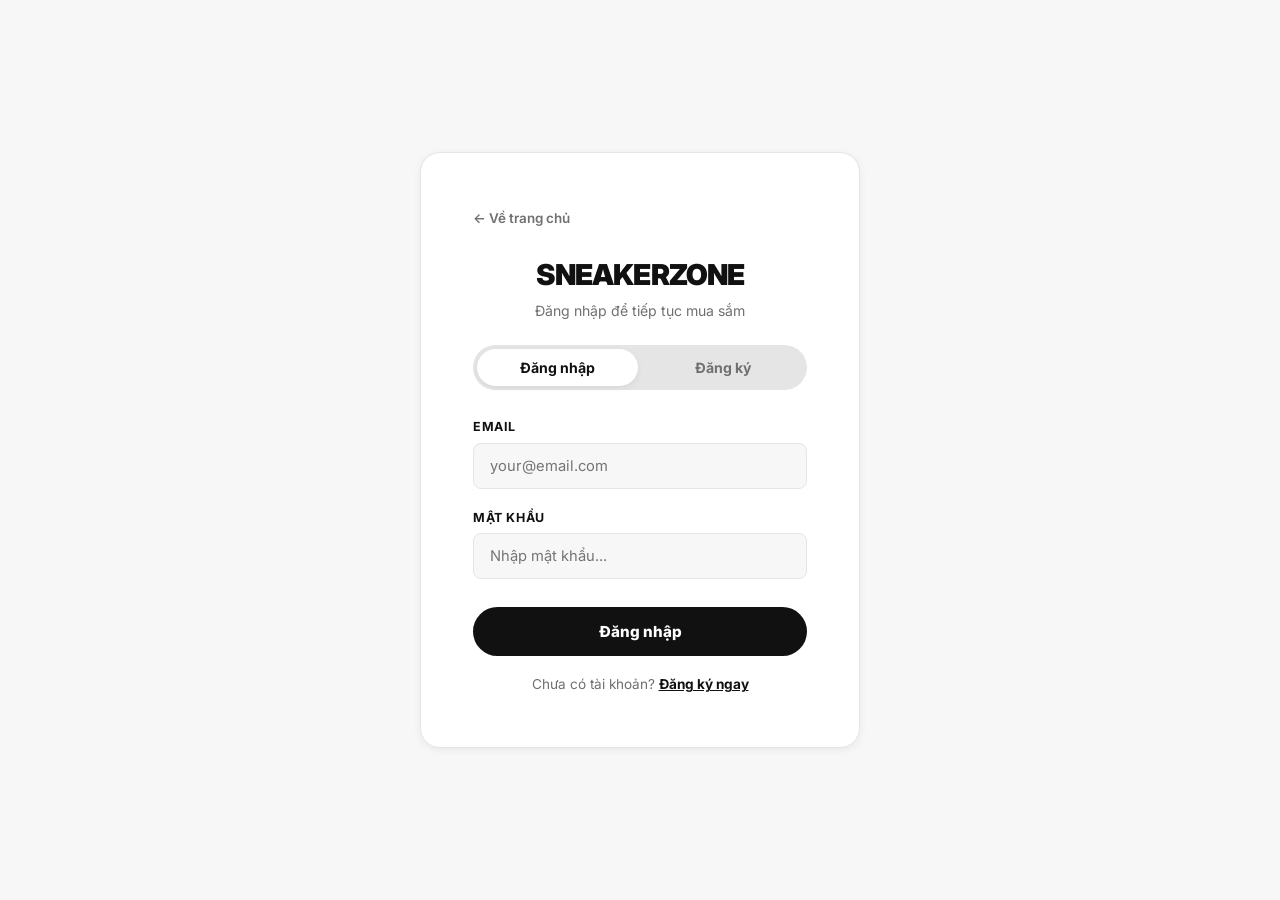
<file: admin.html>
<!DOCTYPE html>
<html lang="vi">
<head>
  <meta charset="UTF-8" />
  <meta name="viewport" content="width=device-width, initial-scale=1.0" />
  <title>Admin – SneakerZone</title>
  <link rel="stylesheet" href="style.css" />
</head>
<body>

<div class="admin-layout">
  <!-- SIDEBAR -->
  <aside class="admin-sidebar">
    <div class="logo" style="padding: 24px;">
      <div class="logo-text">Sneaker<span>Zone</span></div>
    </div>
    <nav class="sidebar-nav">
      <a href="#" class="active" id="navDashboard" onclick="showTab('dashboard'); return false;">Dashboard</a>
      <a href="#" id="navProducts" onclick="showTab('products'); return false;">Sản phẩm</a>
      <a href="#" id="navCategories" onclick="showTab('categories'); return false;">Danh mục</a>
      <a href="#" id="navOrders" onclick="showTab('orders'); return false;">Quản lý đơn hàng</a>
      <a href="#" id="navCustomers" onclick="showTab('customers'); return false;">Tài khoản khách hàng</a>
      <a href="index.html" style="margin-top: 20px; border-top: 1px solid var(--border); padding-top: 20px;">Về trang chủ</a>
      <a href="#" onclick="logout(); return false;" style="color: #ef4444; font-weight: 700;">Đăng xuất</a>
    </nav>
  </aside>

  <!-- MAIN -->
  <main class="admin-main">
    <!-- DASHBOARD TAB -->
    <div id="tabDashboard">
      <div class="admin-page-header">
        <h1>Dashboard</h1>
        <span id="adminWelcome" style="color: var(--text-secondary);"></span>
      </div>

      <div class="stats-grid" id="statsGrid"></div>

      <!-- Bảng sản phẩm tóm tắt -->
      <div class="table-wrap" style="margin-top: 8px;">
        <div class="table-toolbar">
          <strong>Sản phẩm gần đây</strong>
          <button class="btn-primary" onclick="showTab('products')" style="font-size:0.85rem; padding: 8px 16px;">
            Xem tất cả →
          </button>
        </div>
        <table>
          <thead>
            <tr>
              <th>Ảnh</th>
              <th>Tên sản phẩm</th>
              <th>Thương hiệu</th>
              <th>Giá</th>
              <th>Tồn kho</th>
            </tr>
          </thead>
          <tbody id="dashboardProductsTable"></tbody>
        </table>
      </div>
    </div>

    <!-- PRODUCTS TAB -->
    <div id="tabProducts" style="display:none;">
      <div class="admin-page-header">
        <h1>Quản lý sản phẩm</h1>
        <button class="btn-primary" id="btnAddProduct">+ Thêm sản phẩm</button>
      </div>

      <div class="table-wrap">
        <div class="table-toolbar">
          <input type="text" class="search-input" id="searchProducts" placeholder="Tìm sản phẩm..." />
        </div>
        <table>
          <thead>
            <tr>
              <th>Ảnh</th>
              <th>Tên sản phẩm</th>
              <th>Thương hiệu</th>
              <th>Giá</th>
              <th>Tồn kho</th>
              <th>Thao tác</th>
            </tr>
          </thead>
          <tbody id="productsTable"></tbody>
        </table>
      </div>
    </div>

    <!-- CATEGORIES TAB -->
    <div id="tabCategories" style="display:none;">
      <div class="admin-page-header">
        <h1>Quản lý danh mục</h1>
        <button class="btn-primary" id="btnAddCategory">+ Thêm danh mục</button>
      </div>

      <div class="table-wrap">
        <table>
          <thead>
            <tr>
              <th>Tên danh mục</th>
              <th>Số sản phẩm</th>
              <th>Thao tác</th>
            </tr>
          </thead>
          <tbody id="categoriesTable"></tbody>
        </table>
      </div>
    </div>

    <!-- CUSTOMERS / ACCOUNTS TAB -->
    <div id="tabCustomers" style="display:none;">
      <div class="admin-page-header">
        <div>
          <h1>Quản lý tài khoản khách hàng</h1>
          <p style="color: var(--gray-600); font-size: 0.9rem; margin-top: 4px;">Danh sách tất cả các tài khoản người dùng có trong website</p>
        </div>
        <button class="btn-primary" id="btnAddCustomer">+ Thêm tài khoản</button>
      </div>

      <div class="table-wrap">
        <div class="table-toolbar">
          <input type="text" class="search-input" id="searchCustomers" placeholder="Tìm kiếm theo tên, email, SĐT..." />
          <span style="font-size: 0.85rem; color: var(--gray-600); font-weight: 600;" id="customerCountLabel"></span>
        </div>
        <table>
          <thead>
            <tr>
              <th>Mã TK</th>
              <th>Họ và tên</th>
              <th>Email đăng nhập</th>
              <th>Số điện thoại</th>
              <th>Vai trò</th>
              <th>Thao tác</th>
            </tr>
          </thead>
          <tbody id="customersTable"></tbody>
        </table>
      </div>
    </div>

    <!-- ORDERS TAB -->
    <div id="tabOrders" style="display:none;">
      <div class="admin-page-header">
        <div>
          <h1>Quản lý đơn hàng</h1>
          <p style="color: var(--gray-600); font-size: 0.9rem; margin-top: 4px;">Danh sách đơn đặt hàng từ khách hàng</p>
        </div>
      </div>

      <div class="table-wrap">
        <div class="table-toolbar">
          <input type="text" class="search-input" id="searchOrders" placeholder="Tìm theo mã đơn, tên khách, SĐT..." />
          <span style="font-size: 0.85rem; color: var(--gray-600); font-weight: 600;" id="orderCountLabel"></span>
        </div>
        <table>
          <thead>
            <tr>
              <th style="white-space: nowrap; width: 120px;">Mã đơn</th>
              <th style="white-space: nowrap; min-width: 140px;">Khách hàng</th>
              <th style="min-width: 220px;">Sản phẩm đặt mua</th>
              <th style="white-space: nowrap;">Tổng tiền</th>
              <th style="white-space: nowrap;">Ngày đặt</th>
              <th style="white-space: nowrap; text-align: center;">Trạng thái</th>
              <th style="white-space: nowrap; text-align: right;">Thao tác</th>
            </tr>
          </thead>
          <tbody id="ordersTable"></tbody>
        </table>
      </div>
    </div>
  </main>
</div>

<!-- ======= MODAL SẢN PHẨM ======= -->
<div class="modal-overlay" id="productModal">
  <div class="modal">
    <div class="modal-header">
      <h3 id="productModalTitle">Thêm sản phẩm</h3>
      <button class="btn-close-modal" onclick="closeModal('productModal')">✕</button>
    </div>
    <form id="productForm">
      <input type="hidden" id="productId" />
      <div class="form-row">
        <div class="form-group">
          <label>Tên sản phẩm *</label>
          <input type="text" id="productName" placeholder="Nike Air Max..." required />
        </div>
        <div class="form-group">
          <label>Thương hiệu *</label>
          <select id="productCategory"></select>
        </div>
      </div>
      <div class="form-row">
        <div class="form-group">
          <label>Giá (₫) *</label>
          <input type="number" id="productPrice" placeholder="2000000" required />
        </div>
        <div class="form-group">
          <label>Tồn kho *</label>
          <input type="number" id="productStock" placeholder="10" required />
        </div>
      </div>
      <div class="form-group">
        <label>Link ảnh</label>
        <input type="text" id="productImage" placeholder="https://..." />
      </div>
      <div class="form-group">
        <label>Mô tả</label>
        <textarea id="productDescription" placeholder="Mô tả sản phẩm..."></textarea>
      </div>
      <div class="modal-footer">
        <button type="button" class="btn-cancel" onclick="closeModal('productModal')">Hủy</button>
        <button type="submit" class="btn-save">Lưu</button>
      </div>
    </form>
  </div>
</div>

<!-- ======= MODAL DANH MỤC ======= -->
<div class="modal-overlay" id="categoryModal">
  <div class="modal">
    <div class="modal-header">
      <h3 id="categoryModalTitle">Thêm danh mục</h3>
      <button class="btn-close-modal" onclick="closeModal('categoryModal')">✕</button>
    </div>
    <form id="categoryForm">
      <input type="hidden" id="categoryId" />
      <div class="form-group">
        <label>Tên danh mục *</label>
        <input type="text" id="categoryName" placeholder="Nike, Adidas..." required />
      </div>
      <div class="form-group">
        <label>Ghi chú biểu tượng</label>
        <input type="text" id="categoryIcon" placeholder="Nike, Adidas..." />
      </div>
      <div class="modal-footer">
        <button type="button" class="btn-cancel" onclick="closeModal('categoryModal')">Hủy</button>
        <button type="submit" class="btn-save">Lưu danh mục</button>
      </div>
    </form>
  </div>
</div>

<!-- ======= MODAL KHÁCH HÀNG (THÊM / SỬA) ======= -->
<div class="modal-overlay" id="customerModal">
  <div class="modal">
    <div class="modal-header">
      <h3 id="customerModalTitle">Thêm khách hàng</h3>
      <button class="btn-close-modal" onclick="closeModal('customerModal')">✕</button>
    </div>
    <form id="customerForm">
      <input type="hidden" id="customerId" />
      <div class="form-row">
        <div class="form-group">
          <label>Họ và tên *</label>
          <input type="text" id="customerName" placeholder="Nguyễn Văn A" required />
        </div>
        <div class="form-group">
          <label>Email đăng nhập *</label>
          <input type="email" id="customerEmail" placeholder="user@shoes.com" required />
        </div>
      </div>
      <div class="form-row">
        <div class="form-group">
          <label>Số điện thoại</label>
          <input type="text" id="customerPhone" placeholder="0901 234 567" />
        </div>
        <div class="form-group">
          <label>Vai trò *</label>
          <select id="customerRole">
            <option value="user">Khách hàng (User)</option>
            <option value="admin">Quản trị viên (Admin)</option>
          </select>
        </div>
      </div>
      <div class="form-group">
        <label id="customerPasswordLabel">Mật khẩu *</label>
        <input type="password" id="customerPassword" placeholder="Nhập mật khẩu (tối thiểu 6 ký tự)" />
      </div>
      <div class="modal-footer">
        <button type="button" class="btn-cancel" onclick="closeModal('customerModal')">Hủy</button>
        <button type="submit" class="btn-save">Lưu thông tin</button>
      </div>
    </form>
  </div>
</div>

<!-- ======= MODAL XEM CHI TIẾT ĐƠN HÀNG ======= -->
<div class="modal-overlay" id="orderDetailModal">
  <div class="modal" style="max-width: 680px; width: 95%;">
    <div class="modal-header">
      <h3 id="orderModalTitle">Chi tiết đơn hàng</h3>
      <button class="btn-close-modal" onclick="closeModal('orderDetailModal')">✕</button>
    </div>
    <div id="orderModalBody" style="font-size: 0.9rem; line-height: 1.5;">
      <!-- Dữ liệu chi tiết sẽ được đổ vào đây -->
    </div>
    <div class="modal-footer" style="margin-top: 20px;">
      <button type="button" class="btn-cancel" onclick="closeModal('orderDetailModal')">Đóng</button>
    </div>
  </div>
</div>

<!-- ======= MODAL CHỈNH SỬA TRẠNG THÁI ĐƠN HÀNG ======= -->
<div class="modal-overlay" id="orderStatusModal">
  <div class="modal" style="max-width: 440px;">
    <div class="modal-header">
      <h3>Cập nhật trạng thái đơn hàng</h3>
      <button class="btn-close-modal" onclick="closeModal('orderStatusModal')">✕</button>
    </div>
    <form id="orderStatusForm">
      <input type="hidden" id="editOrderId" />
      <div class="form-group" style="margin-bottom: 16px;">
        <label>Đơn hàng:</label>
        <input type="text" id="editOrderCode" readonly style="background: var(--gray-100); font-weight: 700; cursor: not-allowed;" />
      </div>
      <div class="form-group" style="margin-bottom: 24px;">
        <label>Chọn trạng thái mới *</label>
        <select id="editOrderStatusSelect" style="width: 100%; padding: 10px 14px; border-radius: 8px; border: 1.5px solid var(--gray-200); font-size: 0.95rem; font-weight: 600; background: #fff;">
          <option value="Chờ xử lý">Chờ xử lý</option>
          <option value="Đang vận chuyển">Đang vận chuyển</option>
          <option value="Đã giao">Đã giao</option>
        </select>
      </div>
      <div class="modal-footer">
        <button type="button" class="btn-cancel" onclick="closeModal('orderStatusModal')">Hủy</button>
        <button type="submit" class="btn-save">Lưu trạng thái</button>
      </div>
    </form>
  </div>
</div>

<!-- TOAST -->
<div class="toast-container" id="toastContainer"></div>

<script src="js/data.js"></script>
<script src="js/admin.js"></script>
</body>
</html>
</file>
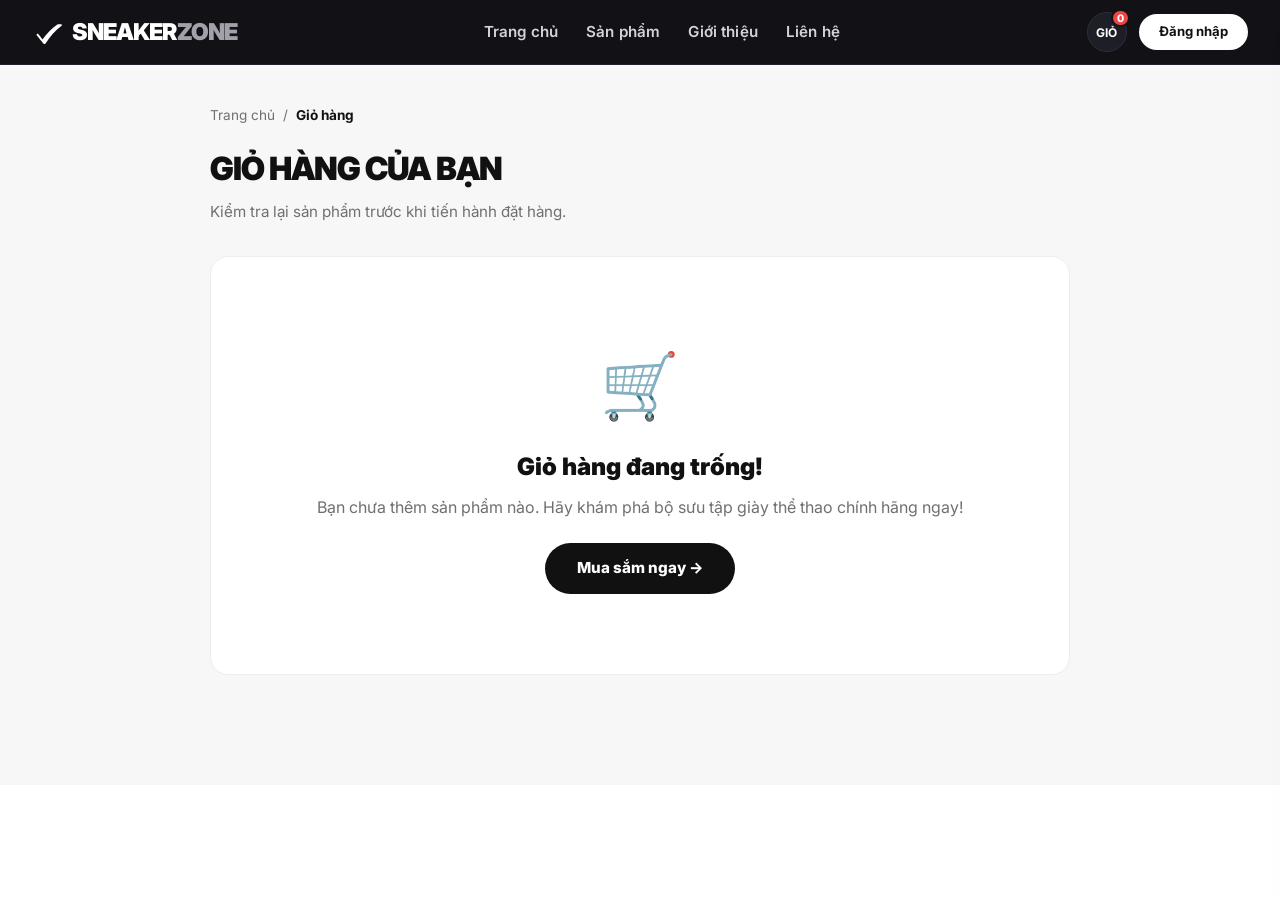
<file: cart.html>
<!DOCTYPE html>
<html lang="vi">
<head>
  <meta charset="UTF-8" />
  <meta name="viewport" content="width=device-width, initial-scale=1.0" />
  <title>Giỏ Hàng – SneakerZone</title>
  <meta name="description" content="Xem lại giỏ hàng và tiến hành đặt hàng tại SneakerZone." />
  <link rel="stylesheet" href="style.css" />
  <style>
    /* ─── CART PAGE STYLES ─── */
    .cart-page {
      min-height: 80vh;
      background: #f7f7f7;
      padding: 40px 0 80px;
    }
    .cart-page-container {
      max-width: 900px;
      margin: 0 auto;
      padding: 0 20px;
    }
    .cart-page-title {
      font-size: 2rem;
      font-weight: 900;
      letter-spacing: -0.03em;
      text-transform: uppercase;
      margin-bottom: 8px;
    }
    .cart-page-subtitle {
      color: #707072;
      font-size: 0.95rem;
      margin-bottom: 32px;
    }

    /* Empty state */
    .cart-page-empty {
      text-align: center;
      padding: 80px 20px;
      background: #fff;
      border-radius: 18px;
      border: 1px solid #ededed;
    }
    .cart-page-empty .empty-icon { font-size: 4rem; margin-bottom: 16px; }
    .cart-page-empty h3 { font-size: 1.5rem; font-weight: 900; margin-bottom: 10px; }
    .cart-page-empty p { color: #707072; margin-bottom: 24px; }
    .btn-go-shop {
      display: inline-block;
      background: #111;
      color: #fff;
      font-weight: 800;
      padding: 14px 32px;
      border-radius: 999px;
      font-size: 0.95rem;
      transition: background 0.2s;
    }
    .btn-go-shop:hover { background: #333; }

    /* Cart table */
    .cart-table-wrap {
      background: #fff;
      border-radius: 18px;
      border: 1px solid #ededed;
      overflow: hidden;
      margin-bottom: 24px;
    }
    .cart-table-head {
      display: grid;
      grid-template-columns: 80px 1fr 120px 120px 80px;
      gap: 16px;
      padding: 14px 24px;
      background: #f7f7f7;
      border-bottom: 1px solid #ededed;
      font-size: 0.78rem;
      font-weight: 800;
      text-transform: uppercase;
      letter-spacing: 0.06em;
      color: #707072;
    }
    .cart-table-body { padding: 8px 0; }
    .cart-row {
      display: grid;
      grid-template-columns: 80px 1fr 120px 120px 80px;
      gap: 16px;
      padding: 16px 24px;
      align-items: center;
      border-bottom: 1px solid #f0f0f0;
      transition: background 0.15s;
    }
    .cart-row:last-child { border-bottom: none; }
    .cart-row:hover { background: #fafafa; }
    .cart-row-img {
      width: 72px; height: 72px;
      object-fit: cover;
      border-radius: 10px;
      background: #f0f0f0;
    }
    .cart-row-info .cr-name {
      font-weight: 800;
      font-size: 0.92rem;
      line-height: 1.3;
      margin-bottom: 4px;
    }
    .cart-row-info .cr-meta {
      font-size: 0.8rem;
      color: #707072;
    }
    .cart-qty-ctrl {
      display: flex;
      align-items: center;
      gap: 6px;
    }
    .cr-qty-btn {
      width: 28px; height: 28px;
      border-radius: 50%;
      border: 1.5px solid #e0e0e0;
      background: #fff;
      font-size: 1rem;
      font-weight: 700;
      display: flex; align-items: center; justify-content: center;
      cursor: pointer;
      transition: all 0.15s;
    }
    .cr-qty-btn:hover { background: #111; color: #fff; border-color: #111; }
    .cr-qty-num {
      font-weight: 800;
      font-size: 0.95rem;
      min-width: 24px;
      text-align: center;
    }
    .cr-subtotal {
      font-weight: 900;
      font-size: 1rem;
    }
    .cr-del-btn {
      color: #aaa;
      font-size: 1.1rem;
      cursor: pointer;
      padding: 6px;
      border-radius: 8px;
      transition: all 0.15s;
      display: flex; align-items: center; justify-content: center;
    }
    .cr-del-btn:hover { color: #d93838; background: #fff5f5; }

    /* Cart summary box */
    .cart-summary-box {
      background: #fff;
      border-radius: 18px;
      border: 1px solid #ededed;
      padding: 28px;
    }
    .cart-summary-title {
      font-size: 1.1rem;
      font-weight: 900;
      margin-bottom: 20px;
      padding-bottom: 16px;
      border-bottom: 1.5px solid #f0f0f0;
    }
    .sum-row {
      display: flex;
      justify-content: space-between;
      font-size: 0.92rem;
      color: #707072;
      margin-bottom: 12px;
    }
    .sum-row-total {
      display: flex;
      justify-content: space-between;
      align-items: baseline;
      padding-top: 16px;
      border-top: 2px solid #111;
      margin-top: 8px;
      margin-bottom: 24px;
    }
    .sum-row-total span:first-child {
      font-weight: 900;
      font-size: 1rem;
      text-transform: uppercase;
    }
    .sum-total-num {
      font-size: 1.8rem;
      font-weight: 900;
      letter-spacing: -0.02em;
    }
    .btn-proceed-order {
      width: 100%;
      padding: 17px;
      background: #111;
      color: #fff;
      border-radius: 999px;
      font-size: 1rem;
      font-weight: 900;
      letter-spacing: 0.03em;
      text-transform: uppercase;
      transition: all 0.2s;
      box-shadow: 0 4px 14px rgba(0,0,0,0.15);
      display: flex; align-items: center; justify-content: center; gap: 8px;
    }
    .btn-proceed-order:hover {
      background: #333;
      transform: translateY(-2px);
      box-shadow: 0 8px 20px rgba(0,0,0,0.2);
    }
    .continue-link {
      display: block;
      text-align: center;
      margin-top: 16px;
      font-size: 0.88rem;
      color: #707072;
      font-weight: 600;
    }
    .continue-link:hover { color: #111; text-decoration: underline; }

    /* Free shipping badge */
    .free-ship-note {
      font-size: 0.82rem;
      color: #15803d;
      font-weight: 700;
      text-align: center;
      margin-top: 12px;
    }

    @media (max-width: 680px) {
      .cart-table-head { display: none; }
      .cart-row {
        grid-template-columns: 64px 1fr auto;
        grid-template-rows: auto auto;
        gap: 10px 12px;
      }
      .cart-row-img { width: 64px; height: 64px; }
      .cart-qty-ctrl { grid-column: 2; }
      .cr-subtotal { grid-column: 3; text-align: right; font-size: 0.95rem; }
      .cr-del-btn { grid-column: 3; grid-row: 1; justify-self: end; }
    }
  </style>
</head>
<body>

<!-- ── HEADER ── -->
<header class="header">
  <div class="header-inner">
    <a href="index.html" class="logo">
      <svg class="swoosh-icon" viewBox="0 0 24 24" fill="currentColor">
        <path d="M21.7 4.2C15.8 8.1 10.6 13.8 6.5 19.5 5 17.5 3.5 15.6 2.3 14c-.6-.7-1.7-.2-1.7.7 0 .5.3 1 .7 1.4 3 3.6 5.8 7.3 6.6 7.8.6.4 1.3.1 1.7-.5 4.3-6.5 9.7-13.1 16-17.6.7-.5.2-1.6-.7-1.6h-3.2z"/>
      </svg>
      <span class="logo-text">Sneaker<span>Zone</span></span>
    </a>
    <nav class="nav">
      <a href="index.html">Trang chủ</a>
      <a href="products.html">Sản phẩm</a>
      <a href="about.html">Giới thiệu</a>
      <a href="contact.html">Liên hệ</a>
    </nav>
    <div class="header-actions">
      <button class="btn-round-action btn-cart-trigger" id="btnOpenCart" title="Giỏ hàng">
        <span style="font-size:0.75rem;font-weight:700;">GIỎ</span>
        <span class="cart-badge" id="cartBadge">0</span>
      </button>
      <div id="headerUserArea"><a href="login.html" class="btn-nike-login">Đăng nhập</a></div>
    </div>
  </div>
</header>

<!-- ── CART SIDEBAR (vẫn giữ để badge hoạt động) ── -->
<div class="cart-overlay" id="cartOverlay"></div>
<aside class="cart-sidebar" id="cartSidebar">
  <div class="cart-header">
    <h3>Túi đồ của bạn</h3>
    <button class="btn-close-cart" id="btnCloseCart">✕</button>
  </div>
  <div class="cart-items" id="cartItemsContainer">
    <div class="cart-empty"><p>Giỏ hàng trống</p></div>
  </div>
  <div class="cart-footer" id="cartFooter" style="display:none">
    <div class="cart-total">
      <span>Tổng:</span>
      <span id="cartTotal">0₫</span>
    </div>
    <button class="btn-checkout" id="btnCheckout">Xem giỏ hàng →</button>
  </div>
</aside>

<!-- ── MAIN ── -->
<main class="cart-page">
  <div class="cart-page-container">

    <!-- Breadcrumb -->
    <nav style="font-size:0.85rem;color:#707072;margin-bottom:20px;display:flex;align-items:center;gap:8px;">
      <a href="index.html" style="color:#707072;">Trang chủ</a>
      <span>/</span>
      <span style="color:#111;font-weight:700;">Giỏ hàng</span>
    </nav>

    <h1 class="cart-page-title">Giỏ Hàng Của Bạn</h1>
    <p class="cart-page-subtitle">Kiểm tra lại sản phẩm trước khi tiến hành đặt hàng.</p>

    <!-- Empty state -->
    <div class="cart-page-empty" id="cartPageEmpty" style="display:none;">
      <div class="empty-icon">🛒</div>
      <h3>Giỏ hàng đang trống!</h3>
      <p>Bạn chưa thêm sản phẩm nào. Hãy khám phá bộ sưu tập giày thể thao chính hãng ngay!</p>
      <a href="products.html" class="btn-go-shop">Mua sắm ngay →</a>
    </div>

    <!-- Cart content -->
    <div id="cartPageContent">
      <!-- Bảng sản phẩm -->
      <div class="cart-table-wrap">
        <div class="cart-table-head">
          <span></span>
          <span>Sản phẩm</span>
          <span style="text-align:center;">Số lượng</span>
          <span style="text-align:right;">Thành tiền</span>
          <span></span>
        </div>
        <div class="cart-table-body" id="cartRowsContainer"></div>
      </div>

      <!-- Tổng kết & nút đặt hàng -->
      <div class="cart-summary-box">
        <div class="cart-summary-title">Tóm tắt đơn hàng</div>
        <div class="sum-row">
          <span>Tạm tính (<span id="cartItemCount">0</span> sản phẩm)</span>
          <strong id="cartSubtotal">0₫</strong>
        </div>
        <div class="sum-row">
          <span>Phí vận chuyển</span>
          <span id="cartShipFee">30.000₫</span>
        </div>
        <div class="sum-row-total">
          <span>Tổng thanh toán</span>
          <strong class="sum-total-num" id="cartGrandTotal">0₫</strong>
        </div>
        <button class="btn-proceed-order" onclick="goToCheckout()">
          Tiến hành đặt hàng →
        </button>
        <a href="products.html" class="continue-link">← Tiếp tục mua sắm</a>
        <p class="free-ship-note" id="freeShipNote"></p>
      </div>
    </div>

  </div>
</main>

<div class="toast-container" id="toastContainer"></div>

<script src="js/data.js"></script>
<script src="js/Cart.js"></script>
<script>
  function renderCartPage() {
    const emptyEl  = document.getElementById('cartPageEmpty');
    const contentEl = document.getElementById('cartPageContent');
    const rowsEl   = document.getElementById('cartRowsContainer');
    const countEl  = document.getElementById('cartItemCount');
    const subtotalEl = document.getElementById('cartSubtotal');
    const shipEl   = document.getElementById('cartShipFee');
    const grandEl  = document.getElementById('cartGrandTotal');
    const noteEl   = document.getElementById('freeShipNote');

    if (cart.items.length === 0) {
      emptyEl.style.display = 'block';
      contentEl.style.display = 'none';
      return;
    }

    emptyEl.style.display = 'none';
    contentEl.style.display = 'block';

    // Render rows
    let html = '';
    cart.items.forEach(item => {
      html += `
        <div class="cart-row" id="row_${item.id}">
          <img src="${item.image}" alt="${item.name}" class="cart-row-img"
               onerror="this.src='https://images.unsplash.com/photo-1542291026-7eec264c27ff?w=150&q=80&auto=format&fit=crop'" />
          <div class="cart-row-info">
            <div class="cr-name">${item.name}</div>
            <div class="cr-meta">${item.category || 'Sneaker'} · Size ${item.selectedSize || 41}</div>
            <div class="cr-meta" style="margin-top:2px;">${formatPrice(item.price)}</div>
          </div>
          <div class="cart-qty-ctrl">
            <button class="cr-qty-btn" onclick="cpDecrease(${item.id})">−</button>
            <span class="cr-qty-num">${item.quantity}</span>
            <button class="cr-qty-btn" onclick="cpIncrease(${item.id})">+</button>
          </div>
          <div class="cr-subtotal">${formatPrice(item.price * item.quantity)}</div>
          <button class="cr-del-btn" onclick="cpRemove(${item.id})" title="Xóa">✕</button>
        </div>`;
    });
    rowsEl.innerHTML = html;

    // Tính tiền
    const subtotal = cart.getTotal();
    const ship = subtotal >= 1000000 ? 0 : 30000;
    const grand = subtotal + ship;

    countEl.textContent = cart.getCount();
    subtotalEl.textContent = formatPrice(subtotal);
    shipEl.innerHTML = ship === 0 ? '<span style="color:#15803d;font-weight:800;">MIỄN PHÍ</span>' : formatPrice(ship);
    grandEl.textContent = formatPrice(grand);

    if (subtotal > 0 && subtotal < 1000000) {
      const need = 1000000 - subtotal;
      noteEl.textContent = `Mua thêm ${formatPrice(need)} để được miễn phí vận chuyển!`;
    } else if (subtotal >= 1000000) {
      noteEl.textContent = '🎉 Bạn được miễn phí vận chuyển!';
    } else {
      noteEl.textContent = '';
    }

    // Cập nhật badge header
    renderCart();
  }

  function cpIncrease(id) { cart.increase(id); renderCartPage(); }
  function cpDecrease(id) { cart.decrease(id); renderCartPage(); }
  function cpRemove(id) {
    cart.removeItem(id);
    renderCartPage();
    showToast('Đã xóa sản phẩm khỏi giỏ hàng', 'error');
  }
  window.renderCartPageItems = renderCartPage;

  function goToCheckout() {
    if (cart.items.length === 0) {
      showToast('Giỏ hàng đang trống!', 'error');
      return;
    }
    window.location.href = 'checkout.html';
  }

  document.addEventListener('DOMContentLoaded', () => {
    renderCartPage();
    setupCartUI();
    renderHeaderUser();
  });
</script>
</body>
</html>
</file>
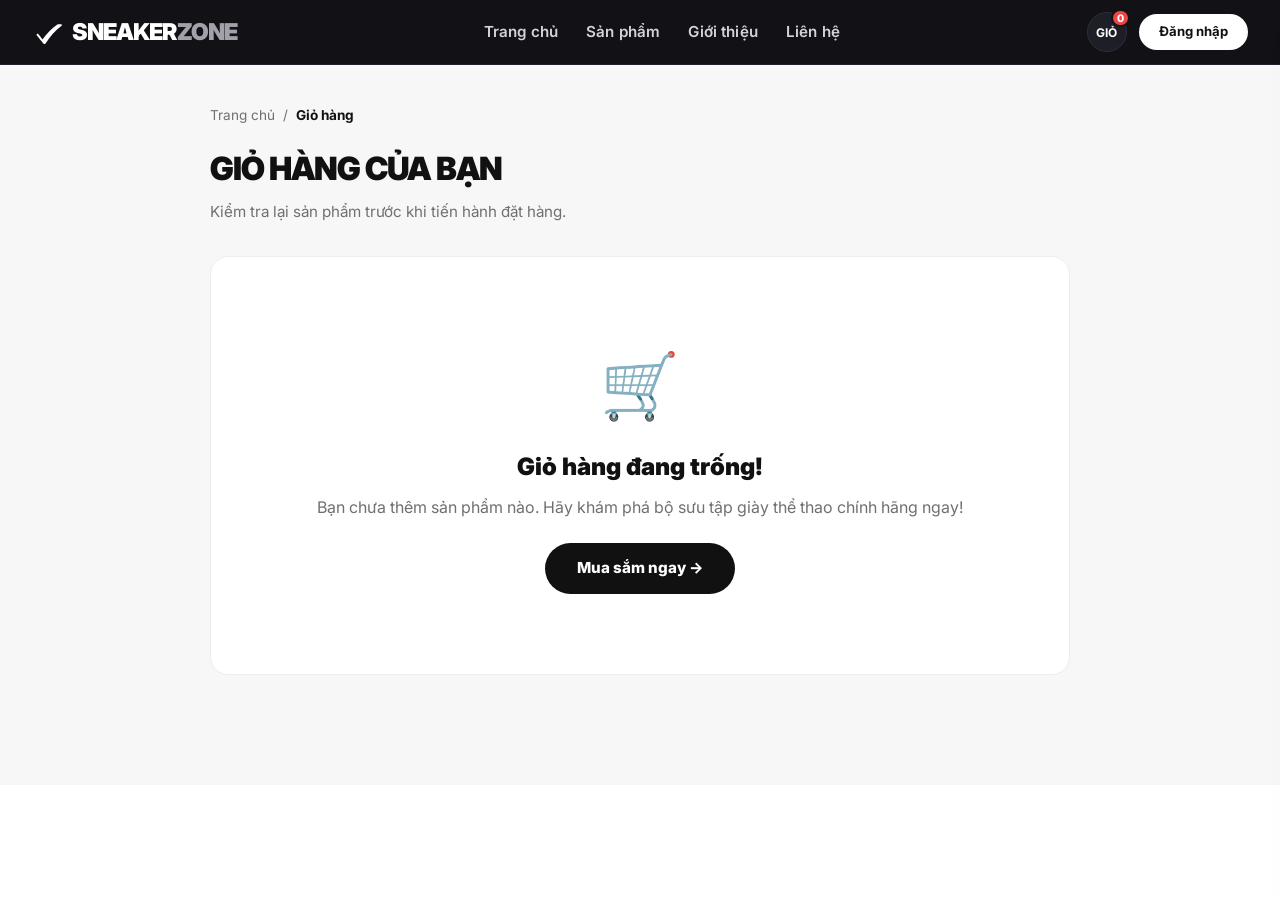
<file: checkout.html>
<!DOCTYPE html>
<html lang="vi">
<head>
  <meta charset="UTF-8" />
  <meta name="viewport" content="width=device-width, initial-scale=1.0" />
  <title>Thông Tin Đặt Hàng – SneakerZone</title>
  <meta name="description" content="Điền thông tin nhận hàng và hoàn tất đặt hàng tại SneakerZone." />
  <link rel="stylesheet" href="style.css" />
  <style>
    /* ─── CHECKOUT PAGE STYLES ─── */
    .checkout-pg {
      min-height: 80vh;
      background: #f7f7f7;
      padding: 40px 0 80px;
    }
    .checkout-pg-inner {
      max-width: 960px;
      margin: 0 auto;
      padding: 0 20px;
      display: grid;
      grid-template-columns: 1fr 360px;
      gap: 32px;
      align-items: flex-start;
    }
    @media (max-width: 820px) {
      .checkout-pg-inner { grid-template-columns: 1fr; }
    }

    /* Title above grid */
    .checkout-pg-header {
      max-width: 960px;
      margin: 0 auto 24px;
      padding: 0 20px;
    }
    .checkout-pg-header h1 {
      font-size: 2rem;
      font-weight: 900;
      letter-spacing: -0.03em;
      text-transform: uppercase;
      margin-bottom: 4px;
    }
    .checkout-pg-header p { color: #707072; font-size: 0.9rem; }

    /* ── LEFT: Form card ── */
    .co-card {
      background: #fff;
      border-radius: 18px;
      border: 1px solid #ededed;
      padding: 28px;
      margin-bottom: 20px;
    }
    .co-card-title {
      font-size: 1.1rem;
      font-weight: 900;
      margin-bottom: 20px;
      padding-bottom: 14px;
      border-bottom: 1.5px solid #f0f0f0;
      display: flex;
      align-items: center;
      gap: 10px;
    }
    .step-badge {
      width: 28px; height: 28px;
      border-radius: 50%;
      background: #111;
      color: #fff;
      font-size: 0.85rem;
      font-weight: 800;
      display: flex; align-items: center; justify-content: center;
      flex-shrink: 0;
    }

    /* Form fields */
    .form-grid-2 {
      display: grid;
      grid-template-columns: 1fr 1fr;
      gap: 16px;
    }
    @media (max-width: 600px) {
      .form-grid-2 { grid-template-columns: 1fr; }
    }
    .full-col { grid-column: 1 / -1; }
    .fg {
      display: flex;
      flex-direction: column;
      gap: 6px;
    }
    .fg label {
      font-size: 0.83rem;
      font-weight: 700;
      color: #1e293b;
    }
    .fg label .req { color: #d93838; }
    .fg input, .fg select, .fg textarea {
      padding: 12px 15px;
      border: 1.5px solid #e2e8f0;
      border-radius: 10px;
      font-size: 0.9rem;
      font-family: inherit;
      background: #f8fafc;
      color: #0f172a;
      transition: border-color 0.18s, background 0.18s;
    }
    .fg input:focus, .fg select:focus, .fg textarea:focus {
      outline: none;
      border-color: #111;
      background: #fff;
      box-shadow: 0 0 0 3px rgba(17,17,17,0.07);
    }
    .fg input.err, .fg select.err, .fg textarea.err {
      border-color: #d93838;
      background: #fff5f5;
    }
    .err-msg {
      font-size: 0.78rem;
      color: #d93838;
      font-weight: 600;
      display: none;
    }
    .err-msg.show { display: block; }

    /* Payment options */
    .pay-option {
      display: flex;
      align-items: center;
      gap: 12px;
      padding: 14px 16px;
      border: 1.5px solid #e2e8f0;
      border-radius: 12px;
      cursor: pointer;
      transition: all 0.18s;
      margin-bottom: 10px;
    }
    .pay-option:hover { border-color: #bbb; }
    .pay-option.active { border-color: #111; background: #fafafa; }
    .pay-option input[type="radio"] { accent-color: #111; width: 18px; height: 18px; cursor: pointer; }
    .pay-icon { font-size: 1.5rem; }
    .pay-info .pay-name { font-weight: 800; font-size: 0.92rem; }
    .pay-info .pay-desc { font-size: 0.8rem; color: #707072; margin-top: 1px; }

    /* ── RIGHT: Order summary ── */
    .co-summary {
      position: sticky;
      top: 90px;
    }
    .co-sum-card {
      background: #fff;
      border-radius: 18px;
      border: 1px solid #ededed;
      padding: 24px;
    }
    .co-sum-title {
      font-size: 1.05rem;
      font-weight: 900;
      margin-bottom: 16px;
      padding-bottom: 14px;
      border-bottom: 1.5px solid #f0f0f0;
    }
    .co-item-list { margin-bottom: 16px; }
    .co-item {
      display: flex;
      align-items: center;
      gap: 12px;
      padding: 10px 0;
      border-bottom: 1px solid #f0f0f0;
      font-size: 0.88rem;
    }
    .co-item:last-child { border-bottom: none; }
    .co-item img {
      width: 52px; height: 52px;
      object-fit: cover;
      border-radius: 8px;
      background: #f0f0f0;
      flex-shrink: 0;
    }
    .co-item-name {
      flex: 1;
      font-weight: 700;
      line-height: 1.3;
    }
    .co-item-qty { color: #707072; font-size: 0.8rem; }
    .co-item-price { font-weight: 800; color: #111; }
    .co-calc { margin-bottom: 16px; }
    .co-calc-row {
      display: flex;
      justify-content: space-between;
      font-size: 0.88rem;
      color: #707072;
      margin-bottom: 8px;
    }
    .co-calc-total {
      display: flex;
      justify-content: space-between;
      align-items: baseline;
      padding-top: 14px;
      border-top: 2px solid #111;
      margin-bottom: 20px;
    }
    .co-calc-total span:first-child { font-weight: 900; font-size: 0.95rem; text-transform: uppercase; }
    .co-grand { font-size: 1.7rem; font-weight: 900; letter-spacing: -0.02em; }

    .btn-finalize {
      width: 100%;
      padding: 17px;
      background: #111;
      color: #fff;
      border-radius: 999px;
      font-size: 0.98rem;
      font-weight: 900;
      text-transform: uppercase;
      letter-spacing: 0.04em;
      display: flex; align-items: center; justify-content: center; gap: 8px;
      transition: all 0.18s;
      box-shadow: 0 4px 14px rgba(0,0,0,0.15);
    }
    .btn-finalize:hover {
      background: #333;
      transform: translateY(-2px);
      box-shadow: 0 8px 22px rgba(0,0,0,0.2);
    }
    .btn-finalize:disabled { background: #aaa; cursor: not-allowed; transform: none; box-shadow: none; }
    .btn-back-cart {
      display: block;
      text-align: center;
      margin-top: 14px;
      font-size: 0.85rem;
      color: #707072;
      font-weight: 600;
    }
    .btn-back-cart:hover { color: #111; text-decoration: underline; }

    .trust-list {
      margin-top: 18px;
      padding-top: 16px;
      border-top: 1px solid #f0f0f0;
      display: flex;
      flex-direction: column;
      gap: 8px;
    }
    .trust-item {
      display: flex;
      align-items: center;
      gap: 8px;
      font-size: 0.8rem;
      color: #475569;
    }
    .trust-item .ti { font-size: 0.9rem; }

    /* Spinner */
    .spin {
      width: 18px; height: 18px;
      border: 3px solid rgba(255,255,255,0.3);
      border-radius: 50%;
      border-top-color: #fff;
      animation: spin360 0.8s linear infinite;
      display: none;
    }
    @keyframes spin360 { to { transform: rotate(360deg); } }
  </style>
</head>
<body>

<!-- ── HEADER ── -->
<header class="header">
  <div class="header-inner">
    <a href="index.html" class="logo">
      <svg class="swoosh-icon" viewBox="0 0 24 24" fill="currentColor">
        <path d="M21.7 4.2C15.8 8.1 10.6 13.8 6.5 19.5 5 17.5 3.5 15.6 2.3 14c-.6-.7-1.7-.2-1.7.7 0 .5.3 1 .7 1.4 3 3.6 5.8 7.3 6.6 7.8.6.4 1.3.1 1.7-.5 4.3-6.5 9.7-13.1 16-17.6.7-.5.2-1.6-.7-1.6h-3.2z"/>
      </svg>
      <span class="logo-text">Sneaker<span>Zone</span></span>
    </a>
    <nav class="nav">
      <a href="index.html">Trang chủ</a>
      <a href="products.html">Sản phẩm</a>
      <a href="about.html">Giới thiệu</a>
      <a href="contact.html">Liên hệ</a>
    </nav>
    <div class="header-actions">
      <a href="cart.html" class="btn-round-action btn-cart-trigger" title="Giỏ hàng" style="text-decoration:none;">
        <span style="font-size:0.75rem;font-weight:700;">GIỎ</span>
        <span class="cart-badge" id="cartBadge">0</span>
      </a>
      <div id="headerUserArea"><a href="login.html" class="btn-nike-login">Đăng nhập</a></div>
    </div>
  </div>
</header>

<!-- ── MAIN ── -->
<main class="checkout-pg">

  <div class="checkout-pg-header">
    <nav style="font-size:0.85rem;color:#707072;margin-bottom:16px;display:flex;align-items:center;gap:8px;">
      <a href="index.html" style="color:#707072;">Trang chủ</a><span>/</span>
      <a href="cart.html" style="color:#707072;">Giỏ hàng</a><span>/</span>
      <span style="color:#111;font-weight:700;">Thông tin đặt hàng</span>
    </nav>
    <h1>Thông Tin Đặt Hàng</h1>
    <p>Điền đầy đủ thông tin để chúng tôi giao hàng chính xác đến bạn.</p>
  </div>

  <div class="checkout-pg-inner">

    <!-- CỘT TRÁI: FORM -->
    <div>

      <!-- THÔNG TIN KHÁCH HÀNG -->
      <div class="co-card">
        <div class="co-card-title">
          <span class="step-badge">1</span>
          Thông tin người nhận
        </div>
        <div class="form-grid-2">
          <div class="fg">
            <label>Họ và tên <span class="req">*</span></label>
            <input type="text" id="fName" placeholder="Nguyễn Văn A" />
            <span class="err-msg" id="fNameErr">Vui lòng nhập họ và tên</span>
          </div>
          <div class="fg">
            <label>Số điện thoại <span class="req">*</span></label>
            <input type="tel" id="fPhone" placeholder="0901 234 567" />
            <span class="err-msg" id="fPhoneErr">Số điện thoại không hợp lệ</span>
          </div>
          <div class="fg">
            <label>Email <span class="req">*</span></label>
            <input type="email" id="fEmail" placeholder="tenban@email.com" />
            <span class="err-msg" id="fEmailErr">Email không hợp lệ</span>
          </div>
          <div class="fg">
            <label>Tỉnh / Thành phố <span class="req">*</span></label>
            <select id="fCity">
              <option value="">-- Chọn Tỉnh / Thành phố --</option>
              <option value="TP. Hồ Chí Minh">TP. Hồ Chí Minh</option>
              <option value="Hà Nội">Hà Nội</option>
              <option value="Đà Nẵng">Đà Nẵng</option>
              <option value="Hải Phòng">Hải Phòng</option>
              <option value="Cần Thơ">Cần Thơ</option>
              <option value="Bình Dương">Bình Dương</option>
              <option value="Đồng Nai">Đồng Nai</option>
              <option value="Khánh Hòa">Khánh Hòa</option>
              <option value="Vũng Tàu">Bà Rịa – Vũng Tàu</option>
              <option value="Tỉnh thành khác">Tỉnh thành khác</option>
            </select>
            <span class="err-msg" id="fCityErr">Vui lòng chọn tỉnh/thành phố</span>
          </div>
          <div class="fg full-col">
            <label>Địa chỉ nhận hàng <span class="req">*</span></label>
            <input type="text" id="fAddress" placeholder="Số nhà, tên đường, phường/xã, quận/huyện..." />
            <span class="err-msg" id="fAddressErr">Vui lòng nhập địa chỉ cụ thể</span>
          </div>
          <div class="fg full-col">
            <label>Ghi chú (tùy chọn)</label>
            <textarea id="fNote" rows="2" placeholder="VD: Gọi trước 15 phút, giao giờ hành chính..."></textarea>
          </div>
        </div>
      </div>

      <!-- PHƯƠNG THỨC THANH TOÁN -->
      <div class="co-card">
        <div class="co-card-title">
          <span class="step-badge">2</span>
          Phương thức thanh toán
        </div>

        <label class="pay-option active" id="payLabelCOD">
          <input type="radio" name="payment" value="COD" checked onchange="selectPay(this)" />
          <span class="pay-icon">💵</span>
          <div class="pay-info">
            <div class="pay-name">Thanh toán khi nhận hàng (COD)</div>
            <div class="pay-desc">Kiểm tra hàng trước, trả tiền mặt cho shipper</div>
          </div>
        </label>

        <label class="pay-option" id="payLabelBANK">
          <input type="radio" name="payment" value="BANK" onchange="selectPay(this)" />
          <span class="pay-icon">🏦</span>
          <div class="pay-info">
            <div class="pay-name">Chuyển khoản ngân hàng</div>
            <div class="pay-desc">Thông tin tài khoản sẽ hiển thị sau khi đặt hàng</div>
          </div>
        </label>

        <label class="pay-option" id="payLabelMOMO">
          <input type="radio" name="payment" value="MOMO" onchange="selectPay(this)" />
          <span class="pay-icon">📱</span>
          <div class="pay-info">
            <div class="pay-name">Ví điện tử MoMo</div>
            <div class="pay-desc">Thanh toán nhanh qua ứng dụng MoMo</div>
          </div>
        </label>

      </div>

    </div>

    <!-- CỘT PHẢI: TÓM TẮT ĐƠN HÀNG -->
    <aside class="co-summary">
      <div class="co-sum-card">
        <div class="co-sum-title">Đơn hàng của bạn</div>

        <div class="co-item-list" id="coItemList"></div>

        <div class="co-calc">
          <div class="co-calc-row">
            <span>Tạm tính</span>
            <strong id="coSubtotal">0₫</strong>
          </div>
          <div class="co-calc-row">
            <span>Phí vận chuyển</span>
            <span id="coShip">30.000₫</span>
          </div>
        </div>

        <div class="co-calc-total">
          <span>Tổng thanh toán</span>
          <strong class="co-grand" id="coGrand">0₫</strong>
        </div>

        <button class="btn-finalize" id="btnFinalize" onclick="submitOrder()">
          <span class="spin" id="finSpin"></span>
          <span id="finText">Hoàn tất thanh toán ✓</span>
        </button>

        <a href="cart.html" class="btn-back-cart">← Quay lại giỏ hàng</a>

        <div class="trust-list">
          <div class="trust-item"><span class="ti">✓</span> Giày chính hãng 100% Authentic</div>
          <div class="trust-item"><span class="ti">✓</span> Đổi trả miễn phí trong 30 ngày</div>
          <div class="trust-item"><span class="ti">✓</span> Kiểm tra hàng trước khi nhận (COD)</div>
        </div>

      </div>
    </aside>

  </div>
</main>

<!-- ── MODAL ĐẶT HÀNG THÀNH CÔNG ── -->
<div id="successOverlay" style="
  display:none; position:fixed; inset:0;
  background:rgba(0,0,0,0.6); backdrop-filter:blur(4px);
  z-index:9999; align-items:center; justify-content:center; padding:20px;
">
  <div id="successModal" style="
    background:#fff; border-radius:24px; max-width:560px; width:100%;
    max-height:90vh; overflow-y:auto; padding:36px 28px;
    box-shadow:0 25px 60px rgba(0,0,0,0.25); text-align:center;
    transform:scale(0.9); transition:transform 0.3s cubic-bezier(0.34,1.56,0.64,1);
  ">
    <!-- Icon thành công -->
    <div style="
      width:72px;height:72px;background:#10b981;border-radius:50%;
      display:flex;align-items:center;justify-content:center;
      font-size:2rem;color:#fff;margin:0 auto 18px;
      box-shadow:0 8px 20px rgba(16,185,129,0.35);
      animation:popIn 0.5s cubic-bezier(0.175,0.885,0.32,1.275);
    ">✓</div>

    <h2 style="font-size:1.7rem;font-weight:900;letter-spacing:-0.03em;text-transform:uppercase;margin-bottom:8px;">
      Đặt Hàng Thành Công!
    </h2>
    <p style="color:#707072;font-size:0.92rem;max-width:400px;margin:0 auto 24px;line-height:1.6;">
      Cảm ơn bạn đã mua sắm tại <strong>SneakerZone</strong>! Đơn hàng đã được tiếp nhận. Chúng tôi sẽ liên hệ xác nhận sớm nhất.
    </p>

    <!-- Mã đơn hàng -->
    <div style="background:#f1f5f9;border-radius:12px;padding:16px 20px;margin-bottom:20px;text-align:left;">
      <div style="font-size:0.8rem;color:#707072;margin-bottom:4px;">Mã đơn hàng</div>
      <div style="font-size:1.1rem;font-weight:900;letter-spacing:0.05em;color:#111;" id="successOrderCode">–</div>
    </div>

    <!-- Sản phẩm đã mua -->
    <div style="text-align:left;margin-bottom:20px;">
      <div style="font-weight:800;font-size:0.9rem;text-transform:uppercase;letter-spacing:0.05em;margin-bottom:12px;color:#374151;">
        Sản phẩm đã đặt:
      </div>
      <div id="successItemList"></div>
    </div>

    <!-- Tổng tiền -->
    <div style="
      display:flex;justify-content:space-between;align-items:center;
      padding:14px 20px;background:#111;color:#fff;border-radius:12px;
      margin-bottom:24px;
    ">
      <span style="font-weight:700;font-size:0.9rem;">Tổng thanh toán</span>
      <strong style="font-size:1.3rem;font-weight:900;" id="successTotal">0₫</strong>
    </div>

    <!-- Nút -->
    <a href="products.html" style="
      display:inline-block;background:#111;color:#fff;font-weight:800;
      padding:14px 32px;border-radius:999px;font-size:0.95rem;
      transition:background 0.2s;text-decoration:none;
    " onmouseover="this.style.background='#333'" onmouseout="this.style.background='#111'">
      Tiếp tục mua sắm →
    </a>
  </div>
</div>

<div class="toast-container" id="toastContainer"></div>

<style>
  @keyframes popIn {
    0% { transform: scale(0); }
    70% { transform: scale(1.15); }
    100% { transform: scale(1); }
  }
</style>

<script src="js/data.js"></script>
<script src="js/Cart.js"></script>
<script>
  // Tự động điền thông tin nếu đã đăng nhập
  document.addEventListener('DOMContentLoaded', () => {
    // Badge
    const badge = document.getElementById('cartBadge');
    if (badge) badge.textContent = cart.getCount();

    // Nếu giỏ rỗng → về giỏ hàng
    if (cart.items.length === 0) {
      window.location.href = 'cart.html';
      return;
    }

    // Autofill
    const u = JSON.parse(localStorage.getItem('currentUser') || 'null');
    if (u) {
      document.getElementById('fName').value = u.name || '';
      document.getElementById('fEmail').value = u.email || '';
      if (u.phone && u.phone !== 'Chưa cập nhật') {
        document.getElementById('fPhone').value = u.phone;
      }
    }

    renderSummary();
    renderHeaderUser();
  });

  // Render summary sidebar
  function renderSummary() {
    const listEl    = document.getElementById('coItemList');
    const subtotalEl = document.getElementById('coSubtotal');
    const shipEl    = document.getElementById('coShip');
    const grandEl   = document.getElementById('coGrand');

    let html = '';
    cart.items.forEach(it => {
      html += `
        <div class="co-item">
          <img src="${it.image}" alt="${it.name}"
               onerror="this.src='https://images.unsplash.com/photo-1542291026-7eec264c27ff?w=100&q=80&auto=format&fit=crop'" />
          <div class="co-item-name">
            ${it.name}
            <div class="co-item-qty">Size ${it.selectedSize || 41} · SL: ${it.quantity}</div>
          </div>
          <div class="co-item-price">${formatPrice(it.price * it.quantity)}</div>
        </div>`;
    });
    listEl.innerHTML = html;

    const sub  = cart.getTotal();
    const ship = sub >= 1000000 ? 0 : 30000;
    const grand = sub + ship;

    subtotalEl.textContent = formatPrice(sub);
    shipEl.innerHTML = ship === 0 ? '<span style="color:#15803d;font-weight:800;">MIỄN PHÍ</span>' : formatPrice(ship);
    grandEl.textContent = formatPrice(grand);
  }

  // Chọn phương thức thanh toán
  function selectPay(radio) {
    document.querySelectorAll('.pay-option').forEach(el => el.classList.remove('active'));
    radio.closest('.pay-option').classList.add('active');
  }

  // Validate form
  function validate() {
    let ok = true;
    function check(id, errId, cond, msg) {
      const el = document.getElementById(id);
      const er = document.getElementById(errId);
      if (!cond(el.value)) {
        el.classList.add('err');
        er.textContent = msg;
        er.classList.add('show');
        ok = false;
      } else {
        el.classList.remove('err');
        er.classList.remove('show');
      }
    }
    check('fName',    'fNameErr',    v => v.trim().length >= 2, 'Vui lòng nhập họ và tên (ít nhất 2 ký tự)');
    check('fPhone',   'fPhoneErr',   v => /^(0|\+84)[0-9]{8,9}$/.test(v.trim().replace(/\s/g,'')), 'Số điện thoại không hợp lệ');
    check('fEmail',   'fEmailErr',   v => /^[^\s@]+@[^\s@]+\.[^\s@]+$/.test(v.trim()), 'Email không hợp lệ');
    check('fCity',    'fCityErr',    v => v !== '', 'Vui lòng chọn tỉnh/thành phố');
    check('fAddress', 'fAddressErr', v => v.trim().length >= 5, 'Vui lòng nhập địa chỉ cụ thể');
    return ok;
  }

  // Gửi đơn hàng
  function submitOrder() {
    if (!validate()) {
      showToast('Vui lòng kiểm tra lại thông tin!', 'error');
      return;
    }

    // Loading
    const btn = document.getElementById('btnFinalize');
    const spin = document.getElementById('finSpin');
    const txt  = document.getElementById('finText');
    btn.disabled = true;
    spin.style.display = 'inline-block';
    txt.textContent = 'Đang xử lý...';

    setTimeout(() => {
      const sub   = cart.getTotal();
      const ship  = sub >= 1000000 ? 0 : 30000;
      const grand = sub + ship;
      const payVal = document.querySelector('input[name="payment"]:checked').value;
      const payLabels = { COD: 'Thanh toán khi nhận hàng (COD)', BANK: 'Chuyển khoản ngân hàng', MOMO: 'Ví điện tử MoMo' };
      const orderId = 'SZ-' + Math.floor(100000 + Math.random() * 900000);

      const order = {
        id: orderId,
        createdAt: new Date().toLocaleString('vi-VN'),
        customer: {
          name:    document.getElementById('fName').value.trim(),
          phone:   document.getElementById('fPhone').value.trim(),
          email:   document.getElementById('fEmail').value.trim(),
          city:    document.getElementById('fCity').value,
          address: document.getElementById('fAddress').value.trim(),
          note:    document.getElementById('fNote').value.trim()
        },
        items: JSON.parse(JSON.stringify(cart.items)),
        sub, ship, grand,
        payment: payLabels[payVal] || payVal,
        status: 'Chờ xử lý'
      };

      // Lưu lịch sử đơn hàng
      const orders = JSON.parse(localStorage.getItem('orders') || '[]');
      orders.unshift(order);
      localStorage.setItem('orders', JSON.stringify(orders));

      // Xóa giỏ hàng
      cart.clear();

      // Hiện modal thành công
      showSuccessModal(order);

      // Reset button
      btn.disabled = false;
      spin.style.display = 'none';
      txt.textContent = 'Hoàn tất thanh toán ✓';
    }, 700);
  }

  // Modal thành công
  function showSuccessModal(order) {
    document.getElementById('successOrderCode').textContent = order.id;
    document.getElementById('successTotal').textContent = formatPrice(order.grand);

    let itemsHtml = '';
    order.items.forEach(it => {
      itemsHtml += `
        <div style="display:flex;align-items:center;gap:12px;padding:10px 0;border-bottom:1px solid #f0f0f0;">
          <img src="${it.image}" style="width:52px;height:52px;object-fit:cover;border-radius:8px;background:#f0f0f0;"
               onerror="this.src='https://images.unsplash.com/photo-1542291026-7eec264c27ff?w=100&q=80&auto=format&fit=crop'" />
          <div style="flex:1;">
            <div style="font-weight:700;font-size:0.9rem;">${it.name}</div>
            <div style="font-size:0.78rem;color:#707072;">Size ${it.selectedSize || 41} · Số lượng: ${it.quantity}</div>
          </div>
          <div style="font-weight:800;font-size:0.9rem;">${formatPrice(it.price * it.quantity)}</div>
        </div>`;
    });
    document.getElementById('successItemList').innerHTML = itemsHtml;

    const overlay = document.getElementById('successOverlay');
    const modal   = document.getElementById('successModal');
    overlay.style.display = 'flex';
    setTimeout(() => { modal.style.transform = 'scale(1)'; }, 10);
  }
</script>
</body>
</html>
</file>
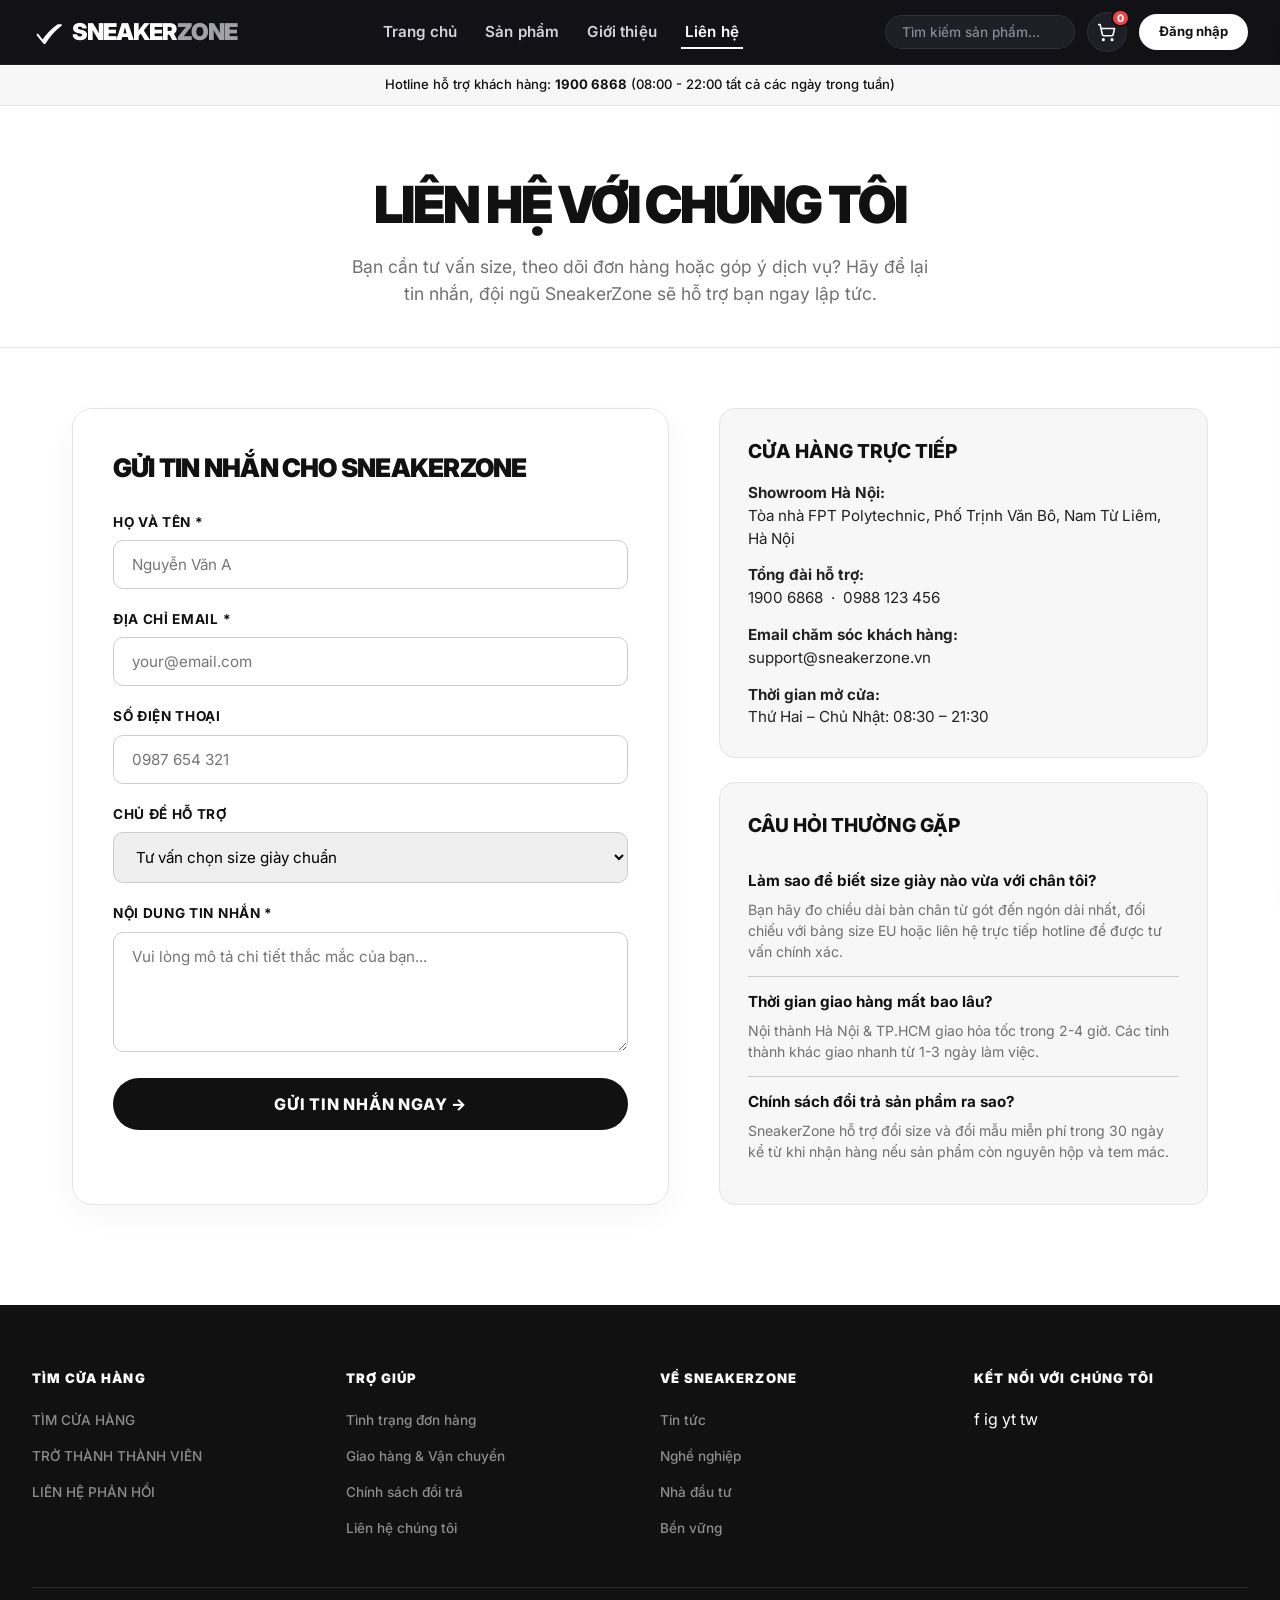
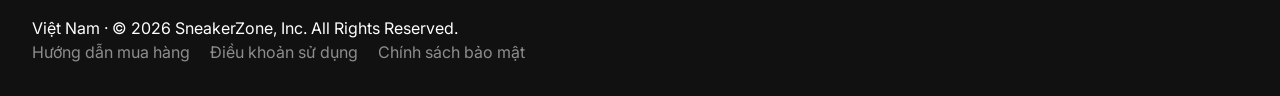
<file: contact.html>
<!DOCTYPE html>
<html lang="vi">
<head>
  <meta charset="UTF-8" />
  <meta name="viewport" content="width=device-width, initial-scale=1.0" />
  <title>Liên Hệ – SneakerZone | Hỗ Trợ Khách Hàng 24/7</title>
  <meta name="description" content="Liên hệ với SneakerZone để được tư vấn chọn size giày, hỗ trợ đặt hàng, đổi trả và giải đáp mọi thắc mắc nhanh chóng." />
  <link rel="stylesheet" href="style.css" />
  <style>
    .contact-page-header {
      background: var(--white);
      border-bottom: 1px solid var(--gray-100);
      padding: 60px 32px 40px;
      text-align: center;
    }
    .contact-page-header h1 {
      font-size: clamp(2.2rem, 4vw, 3.5rem);
      font-weight: 900;
      letter-spacing: -0.04em;
      text-transform: uppercase;
      margin-bottom: 12px;
    }
    .contact-page-header p {
      color: var(--gray-600);
      font-size: 1.1rem;
      max-width: 600px;
      margin: 0 auto;
    }

    .contact-container {
      max-width: 1200px;
      margin: 60px auto 100px;
      padding: 0 32px;
      display: grid;
      grid-template-columns: 1.1fr 0.9fr;
      gap: 50px;
    }
    @media (max-width: 860px) {
      .contact-container {
        grid-template-columns: 1fr;
        gap: 40px;
      }
    }

    /* FORM CARD */
    .contact-card {
      background: var(--white);
      border: 1px solid var(--gray-100);
      border-radius: 20px;
      padding: 40px;
      box-shadow: 0 10px 30px rgba(0,0,0,0.04);
    }
    .contact-card h2 {
      font-size: 1.6rem;
      font-weight: 900;
      letter-spacing: -0.03em;
      text-transform: uppercase;
      margin-bottom: 24px;
    }
    .contact-form-group {
      margin-bottom: 20px;
    }
    .contact-form-group label {
      display: block;
      font-size: 0.85rem;
      font-weight: 700;
      text-transform: uppercase;
      letter-spacing: 0.05em;
      margin-bottom: 8px;
    }
    .contact-form-group input,
    .contact-form-group select,
    .contact-form-group textarea {
      width: 100%;
      padding: 14px 18px;
      border: 1.5px solid var(--gray-200);
      border-radius: 10px;
      font-family: inherit;
      font-size: 0.95rem;
      outline: none;
      transition: border-color 0.2s;
    }
    .contact-form-group input:focus,
    .contact-form-group select:focus,
    .contact-form-group textarea:focus {
      border-color: var(--black);
    }
    .contact-form-group textarea {
      resize: vertical;
      min-height: 120px;
    }

    .btn-contact-submit {
      width: 100%;
      background: var(--black);
      color: var(--white);
      border: none;
      border-radius: 999px;
      padding: 16px;
      font-size: 1rem;
      font-weight: 800;
      text-transform: uppercase;
      letter-spacing: 0.05em;
      cursor: pointer;
      transition: background 0.2s, transform 0.1s;
    }
    .btn-contact-submit:hover {
      background: #2b2b2b;
    }
    .btn-contact-submit:active {
      transform: scale(0.99);
    }

    /* INFO & STORES */
    .contact-info-wrap {
      display: flex;
      flex-direction: column;
      gap: 24px;
    }
    .info-card {
      background: var(--gray-50);
      border: 1px solid var(--gray-100);
      border-radius: 16px;
      padding: 28px;
    }
    .info-card h3 {
      font-size: 1.2rem;
      font-weight: 800;
      margin-bottom: 16px;
      display: flex;
      align-items: center;
      gap: 10px;
    }
    .info-list {
      list-style: none;
      display: flex;
      flex-direction: column;
      gap: 14px;
    }
    .info-list li {
      display: flex;
      align-items: flex-start;
      gap: 12px;
      font-size: 0.95rem;
      color: var(--gray-800);
      line-height: 1.5;
    }
    .info-list .icon {
      font-size: 1.2rem;
      line-height: 1;
    }

    /* FAQ CARD */
    .faq-item {
      border-bottom: 1px solid var(--gray-200);
      padding: 14px 0;
    }
    .faq-item:last-child {
      border-bottom: none;
    }
    .faq-q {
      font-weight: 700;
      font-size: 0.95rem;
      margin-bottom: 6px;
    }
    .faq-a {
      font-size: 0.88rem;
      color: var(--gray-600);
      line-height: 1.5;
    }
  </style>
</head>
<body>

<!-- ========== MAIN NIKE HEADER ========== -->
<header class="header">
  <div class="header-inner">
    <!-- SneakerZone Logo -->
    <a href="index.html" class="logo">
      <svg class="swoosh-icon" viewBox="0 0 24 24" fill="currentColor">
        <path d="M21.7 4.2C15.8 8.1 10.6 13.8 6.5 19.5 5 17.5 3.5 15.6 2.3 14c-.6-.7-1.7-.2-1.7.7 0 .5.3 1 .7 1.4 3 3.6 5.8 7.3 6.6 7.8.6.4 1.3.1 1.7-.5 4.3-6.5 9.7-13.1 16-17.6.7-.5.2-1.6-.7-1.6h-3.2z"/>
      </svg>
      <span class="logo-text">Sneaker<span>Zone</span></span>
    </a>

    <!-- Center Navigation (Trang chủ, Sản phẩm, Giới thiệu, Liên hệ) -->
    <nav class="nav" id="mainNav">
      <a href="index.html">Trang chủ</a>
      <a href="products.html">Sản phẩm</a>
      <a href="about.html">Giới thiệu</a>
      <a href="contact.html" class="active">Liên hệ</a>
    </nav>

    <!-- Header Actions -->
    <div class="header-actions">
      <!-- Search Bar -->
      <div class="header-search-box">
        <input type="text" id="headerSearchInput" placeholder="Tìm kiếm sản phẩm..." autocomplete="off" />
      </div>



      <!-- Cart Button -->
      <button class="btn-round-action btn-cart-trigger" id="btnOpenCart" title="Giỏ hàng" aria-label="Xem giỏ hàng">
        <svg class="cart-icon" viewBox="0 0 24 24" fill="none" stroke="currentColor" stroke-width="2" stroke-linecap="round" stroke-linejoin="round" aria-hidden="true">
          <circle cx="8" cy="21" r="1" fill="currentColor"></circle>
          <circle cx="19" cy="21" r="1" fill="currentColor"></circle>
          <path d="M2.05 2.05h2l2.66 12.42a2 2 0 0 0 2 1.58h9.78a2 2 0 0 0 1.95-1.57l1.65-7.43H5.12"></path>
        </svg>
        <span class="cart-badge" id="cartBadge">0</span>
      </button>

      <!-- User Area -->
      <div id="headerUserArea">
        <a href="login.html" class="btn-nike-login">Đăng nhập</a>
      </div>
    </div>
  </div>
</header>

<!-- ========== ANNOUNCEMENT TICKER ========== -->
<div class="announce-bar">
  <div class="announce-content">
    <span>Hotline hỗ trợ khách hàng: <strong>1900 6868</strong> (08:00 - 22:00 tất cả các ngày trong tuần)</span>
  </div>
</div>

<!-- ========== CART SIDEBAR ========== -->
<div class="cart-overlay" id="cartOverlay"></div>
<aside class="cart-sidebar" id="cartSidebar">
  <div class="cart-header">
    <h3>Túi đồ của bạn</h3>
    <button class="btn-close-cart" id="btnCloseCart">✕</button>
  </div>
  <div class="cart-items" id="cartItemsContainer">
    <div class="cart-empty"><p>Túi đồ của bạn đang trống</p></div>
  </div>
  <div class="cart-footer" id="cartFooter" style="display:none">
    <div class="cart-total">
      <span>Tổng thanh toán:</span>
      <span id="cartTotal">0₫</span>
    </div>
    <button class="btn-checkout" id="btnCheckout">Thanh toán ngay →</button>
  </div>
</aside>



<!-- ========== CONTACT PAGE HEADER ========== -->
<div class="contact-page-header">
  <h1>LIÊN HỆ VỚI CHÚNG TÔI</h1>
  <p>Bạn cần tư vấn size, theo dõi đơn hàng hoặc góp ý dịch vụ? Hãy để lại tin nhắn, đội ngũ SneakerZone sẽ hỗ trợ bạn ngay lập tức.</p>
</div>

<!-- ========== CONTACT BODY ========== -->
<div class="contact-container">
  <!-- LEFT: CONTACT FORM -->
  <div class="contact-card">
    <h2>GỬI TIN NHẮN CHO SNEAKERZONE</h2>
    <form id="contactForm" onsubmit="handleContactSubmit(event)">
      <div class="contact-form-group">
        <label for="contactName">Họ và tên *</label>
        <input type="text" id="contactName" placeholder="Nguyễn Văn A" required />
      </div>

      <div class="contact-form-group">
        <label for="contactEmail">Địa chỉ Email *</label>
        <input type="email" id="contactEmail" placeholder="your@email.com" required />
      </div>

      <div class="contact-form-group">
        <label for="contactPhone">Số điện thoại</label>
        <input type="tel" id="contactPhone" placeholder="0987 654 321" />
      </div>

      <div class="contact-form-group">
        <label for="contactSubject">Chủ đề hỗ trợ</label>
        <select id="contactSubject">
          <option value="size">Tư vấn chọn size giày chuẩn</option>
          <option value="order">Kiểm tra tình trạng đơn hàng</option>
          <option value="return">Đổi trả & Bảo hành sản phẩm</option>
          <option value="partner">Hợp tác kinh doanh & Đại lý</option>
          <option value="feedback">Góp ý & Khiếu nại dịch vụ</option>
        </select>
      </div>

      <div class="contact-form-group">
        <label for="contactMessage">Nội dung tin nhắn *</label>
        <textarea id="contactMessage" placeholder="Vui lòng mô tả chi tiết thắc mắc của bạn..." required></textarea>
      </div>

      <button type="submit" class="btn-contact-submit" id="btnSubmitContact">Gửi Tin Nhắn Ngay →</button>
    </form>
  </div>

  <!-- RIGHT: STORE INFO & FAQ -->
  <div class="contact-info-wrap">
    <!-- Store Info Card -->
    <div class="info-card">
      <h3>CỬA HÀNG TRỰC TIẾP</h3>
      <ul class="info-list">
        <li>
          <div>
            <strong>Showroom Hà Nội:</strong><br />
            Tòa nhà FPT Polytechnic, Phố Trịnh Văn Bô, Nam Từ Liêm, Hà Nội
          </div>
        </li>
        <li>
          <div>
            <strong>Tổng đài hỗ trợ:</strong><br />
            1900 6868 &nbsp;·&nbsp; 0988 123 456
          </div>
        </li>
        <li>
          <div>
            <strong>Email chăm sóc khách hàng:</strong><br />
            support@sneakerzone.vn
          </div>
        </li>
        <li>
          <div>
            <strong>Thời gian mở cửa:</strong><br />
            Thứ Hai – Chủ Nhật: 08:30 – 21:30
          </div>
        </li>
      </ul>
    </div>

    <!-- Quick FAQ Card -->
    <div class="info-card">
      <h3>CÂU HỎI THƯỜNG GẶP</h3>
      <div class="faq-item">
        <div class="faq-q">Làm sao để biết size giày nào vừa với chân tôi?</div>
        <div class="faq-a">Bạn hãy đo chiều dài bàn chân từ gót đến ngón dài nhất, đối chiếu với bảng size EU hoặc liên hệ trực tiếp hotline để được tư vấn chính xác.</div>
      </div>
      <div class="faq-item">
        <div class="faq-q">Thời gian giao hàng mất bao lâu?</div>
        <div class="faq-a">Nội thành Hà Nội & TP.HCM giao hỏa tốc trong 2-4 giờ. Các tỉnh thành khác giao nhanh từ 1-3 ngày làm việc.</div>
      </div>
      <div class="faq-item">
        <div class="faq-q">Chính sách đổi trả sản phẩm ra sao?</div>
        <div class="faq-a">SneakerZone hỗ trợ đổi size và đổi mẫu miễn phí trong 30 ngày kể từ khi nhận hàng nếu sản phẩm còn nguyên hộp và tem mác.</div>
      </div>
    </div>
  </div>
</div>

<!-- ========== FOOTER ========== -->
<footer class="footer">
  <div class="footer-inner">
    <div class="footer-grid">
      <div class="footer-col">
        <h4>TÌM CỬA HÀNG</h4>
        <ul>
          <li><a href="products.html">TÌM CỬA HÀNG</a></li>
          <li><a href="about.html">TRỞ THÀNH THÀNH VIÊN</a></li>
          <li><a href="contact.html">LIÊN HỆ PHẢN HỒI</a></li>
        </ul>
      </div>
      <div class="footer-col">
        <h4>TRỢ GIÚP</h4>
        <ul>
          <li><a href="#">Tình trạng đơn hàng</a></li>
          <li><a href="#">Giao hàng & Vận chuyển</a></li>
          <li><a href="#">Chính sách đổi trả</a></li>
          <li><a href="contact.html">Liên hệ chúng tôi</a></li>
        </ul>
      </div>
      <div class="footer-col">
        <h4>VỀ SNEAKERZONE</h4>
        <ul>
          <li><a href="about.html">Tin tức</a></li>
          <li><a href="about.html">Nghề nghiệp</a></li>
          <li><a href="about.html">Nhà đầu tư</a></li>
          <li><a href="about.html">Bền vững</a></li>
        </ul>
      </div>
      <div class="footer-col">
        <h4>KẾT NỐI VỚI CHÚNG TÔI</h4>
        <div class="footer-socials">
          <a href="#" class="social-btn" title="Facebook">f</a>
          <a href="#" class="social-btn" title="Instagram">ig</a>
          <a href="#" class="social-btn" title="YouTube">yt</a>
          <a href="#" class="social-btn" title="Twitter">tw</a>
        </div>
      </div>
    </div>
    <div class="footer-bottom">
      <div class="footer-country">Việt Nam · © 2026 SneakerZone, Inc. All Rights Reserved.</div>
      <div class="footer-legal">
        <a href="#">Hướng dẫn mua hàng</a>
        <a href="#">Điều khoản sử dụng</a>
        <a href="#">Chính sách bảo mật</a>
      </div>
    </div>
  </div>
</footer>

<!-- Shared JavaScripts -->
<script src="js/data.js"></script>
<script src="js/Cart.js"></script>
<script>
  function handleContactSubmit(e) {
    e.preventDefault();
    const name = document.getElementById('contactName').value.trim();
    showToast(`Cảm ơn ${name}! Tin nhắn của bạn đã được gửi thành công. Chúng tôi sẽ phản hồi sớm.`);
    document.getElementById('contactForm').reset();
  }

  // Header Search
  const searchInput = document.getElementById('headerSearchInput');
  if (searchInput) {
    searchInput.addEventListener('keydown', (e) => {
      if (e.key === 'Enter' && searchInput.value.trim()) {
        window.location.href = `products.html?search=${encodeURIComponent(searchInput.value.trim())}`;
      }
    });
  }
</script>

</body>
</html>
</file>
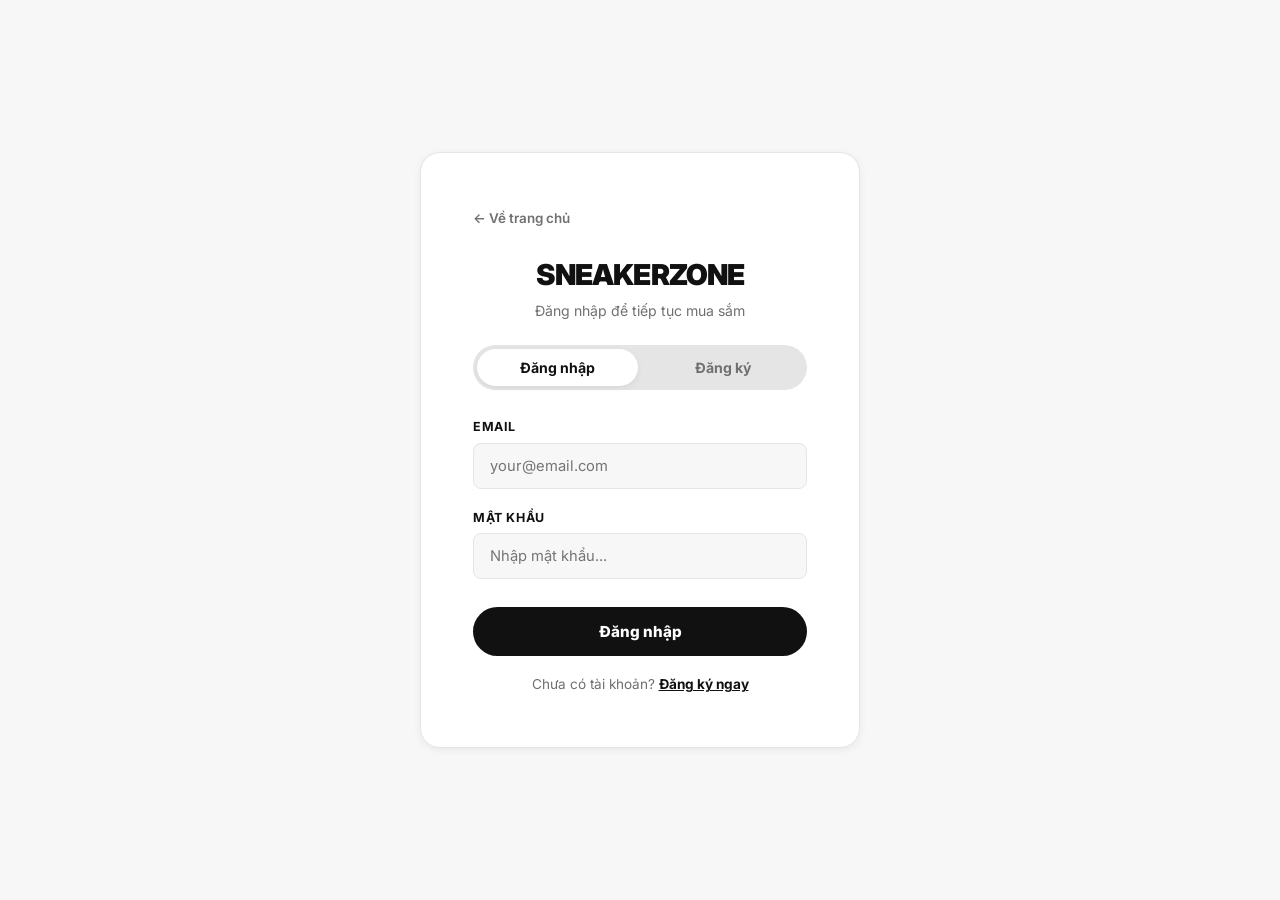
<file: login.html>
<!DOCTYPE html>
<html lang="vi">
<head>
  <meta charset="UTF-8" />
  <meta name="viewport" content="width=device-width, initial-scale=1.0" />
  <title>Đăng nhập & Đăng ký – SneakerZone</title>
  <link rel="stylesheet" href="style.css" />
</head>
<body>

<div class="login-page">
  <div class="login-card">
    <a href="index.html" class="login-back-home">← Về trang chủ</a>

    <!-- Logo -->
    <div class="login-logo">
      <h2>SneakerZone</h2>
      <p id="authSubtitle">Đăng nhập để tiếp tục mua sắm</p>
    </div>

    <!-- Switch Tabs -->
    <div class="auth-tabs">
      <button type="button" class="auth-tab-btn active" id="tabLoginBtn" onclick="switchAuthTab('login')">Đăng nhập</button>
      <button type="button" class="auth-tab-btn" id="tabRegisterBtn" onclick="switchAuthTab('register')">Đăng ký</button>
    </div>

    <!-- Login Form -->
    <form id="loginForm">
      <div class="form-group">
        <label for="email">Email</label>
        <input type="text" id="email" placeholder="your@email.com" autocomplete="email" />
        <div class="error-msg" id="emailError">Email không hợp lệ!</div>
      </div>

      <div class="form-group">
        <label for="password">Mật khẩu</label>
        <input type="password" id="password" placeholder="Nhập mật khẩu..." autocomplete="current-password" />
        <div class="error-msg" id="passwordError">Mật khẩu ít nhất 6 ký tự!</div>
      </div>

      <div class="error-msg" id="loginError" style="margin-bottom:12px;"></div>

      <button type="submit" class="btn-submit">Đăng nhập</button>

      <div class="auth-switch-prompt">
        Chưa có tài khoản? <a href="#" onclick="switchAuthTab('register'); return false;">Đăng ký ngay</a>
      </div>
    </form>

    <!-- Register Form -->
    <form id="registerForm" style="display: none;">
      <div class="form-group">
        <label for="regName">Họ và tên</label>
        <input type="text" id="regName" placeholder="Nguyễn Văn A" autocomplete="name" />
        <div class="error-msg" id="regNameError">Họ tên phải có ít nhất 2 ký tự!</div>
      </div>

      <div class="form-group">
        <label for="regEmail">Email</label>
        <input type="text" id="regEmail" placeholder="your@email.com" autocomplete="email" />
        <div class="error-msg" id="regEmailError">Email không hợp lệ!</div>
      </div>

      <div class="form-group">
        <label for="regPassword">Mật khẩu</label>
        <input type="password" id="regPassword" placeholder="Tối thiểu 6 ký tự..." autocomplete="new-password" />
        <div class="error-msg" id="regPasswordError">Mật khẩu phải có ít nhất 6 ký tự!</div>
      </div>

      <div class="form-group">
        <label for="regConfirmPassword">Xác nhận mật khẩu</label>
        <input type="password" id="regConfirmPassword" placeholder="Nhập lại mật khẩu..." autocomplete="new-password" />
        <div class="error-msg" id="regConfirmPasswordError">Mật khẩu xác nhận không khớp!</div>
      </div>

      <div class="error-msg" id="regError" style="margin-bottom:12px;"></div>

      <button type="submit" class="btn-submit">Đăng ký tài khoản</button>

      <div class="auth-switch-prompt">
        Đã có tài khoản? <a href="#" onclick="switchAuthTab('login'); return false;">Đăng nhập ngay</a>
      </div>
    </form>
  </div>
</div>

<script src="js/data.js"></script>
<script src="js/login.js"></script>
</body>
</html>
</file>
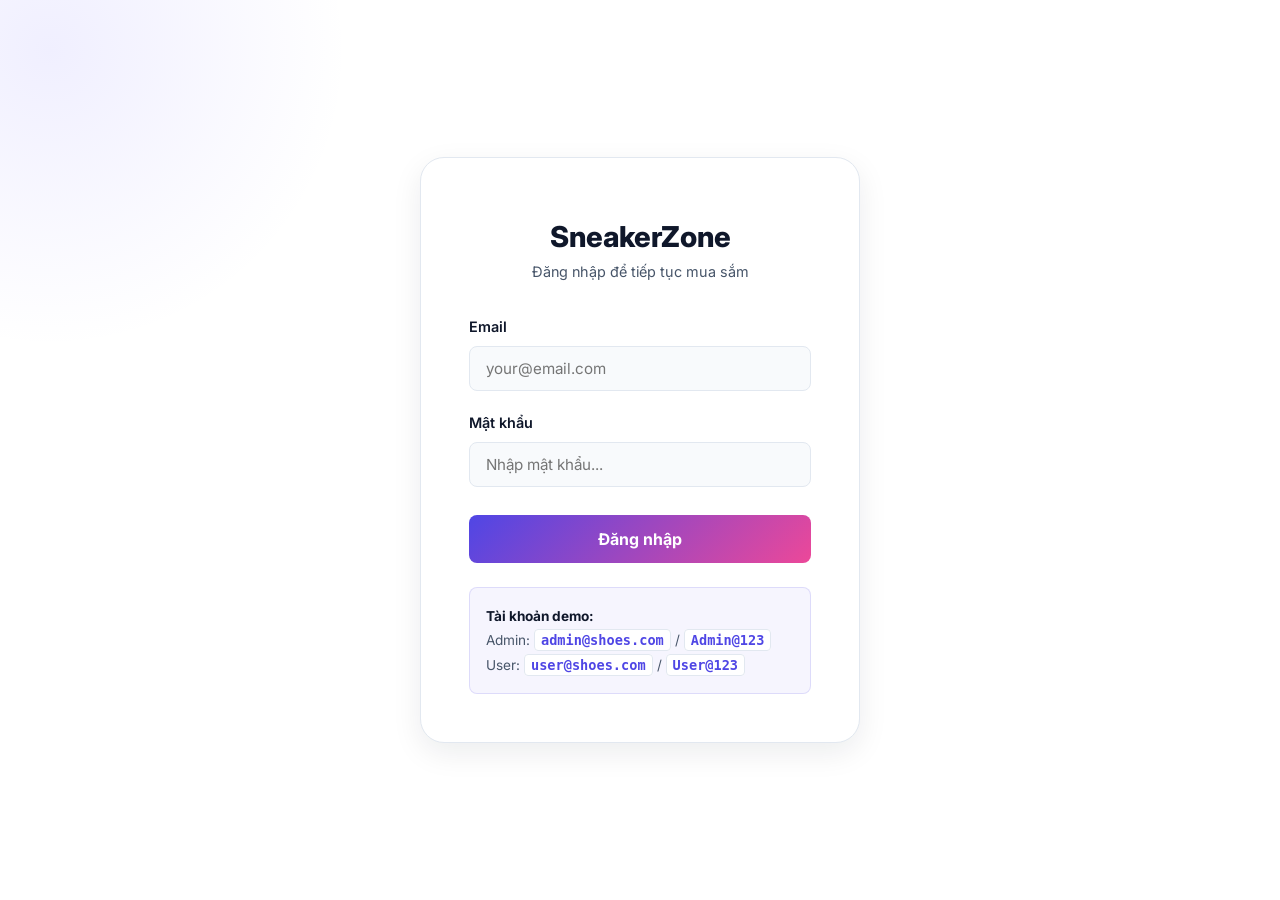
<file: lab4-asm/admin.html>
<!DOCTYPE html>
<html lang="vi">
<head>
  <meta charset="UTF-8" />
  <meta name="viewport" content="width=device-width, initial-scale=1.0" />
  <title>Admin – SneakerZone</title>
  <link rel="stylesheet" href="style.css" />
</head>
<body>

<div class="admin-layout">
  <!-- SIDEBAR -->
  <aside class="admin-sidebar">
    <div class="logo" style="padding: 24px;">
      <div class="logo-text">Sneaker<span>Zone</span></div>
    </div>
    <nav class="sidebar-nav">
      <a href="admin.html" class="active" id="navDashboard">Dashboard</a>
      <a href="#" id="navProducts" onclick="showTab('products')">Sản phẩm</a>
      <a href="#" id="navCategories" onclick="showTab('categories')">Danh mục</a>
      <a href="index.html" style="margin-top: 20px; border-top: 1px solid var(--border); padding-top: 20px;">Về trang chủ</a>
    </nav>
  </aside>

  <!-- MAIN -->
  <main class="admin-main">
    <!-- DASHBOARD TAB -->
    <div id="tabDashboard">
      <div class="admin-page-header">
        <h1>Dashboard</h1>
        <span id="adminWelcome" style="color: var(--text-secondary);"></span>
      </div>

      <div class="stats-grid" id="statsGrid"></div>

      <!-- Bảng sản phẩm tóm tắt -->
      <div class="table-wrap" style="margin-top: 8px;">
        <div class="table-toolbar">
          <strong>Sản phẩm gần đây</strong>
          <button class="btn-primary" onclick="showTab('products')" style="font-size:0.85rem; padding: 8px 16px;">
            Xem tất cả →
          </button>
        </div>
        <table>
          <thead>
            <tr>
              <th>Ảnh</th>
              <th>Tên sản phẩm</th>
              <th>Thương hiệu</th>
              <th>Giá</th>
              <th>Tồn kho</th>
            </tr>
          </thead>
          <tbody id="dashboardProductsTable"></tbody>
        </table>
      </div>
    </div>

    <!-- PRODUCTS TAB -->
    <div id="tabProducts" style="display:none;">
      <div class="admin-page-header">
        <h1>Quản lý sản phẩm</h1>
        <button class="btn-primary" id="btnAddProduct">+ Thêm sản phẩm</button>
      </div>

      <div class="table-wrap">
        <div class="table-toolbar">
          <input type="text" class="search-input" id="searchProducts" placeholder="Tìm sản phẩm..." />
        </div>
        <table>
          <thead>
            <tr>
              <th>Ảnh</th>
              <th>Tên sản phẩm</th>
              <th>Thương hiệu</th>
              <th>Giá</th>
              <th>Tồn kho</th>
              <th>Thao tác</th>
            </tr>
          </thead>
          <tbody id="productsTable"></tbody>
        </table>
      </div>
    </div>

    <!-- CATEGORIES TAB -->
    <div id="tabCategories" style="display:none;">
      <div class="admin-page-header">
        <h1>Quản lý danh mục</h1>
        <button class="btn-primary" id="btnAddCategory">+ Thêm danh mục</button>
      </div>

      <div class="table-wrap">
        <table>
          <thead>
            <tr>
              <th>Icon</th>
              <th>Tên danh mục</th>
              <th>Số sản phẩm</th>
              <th>Thao tác</th>
            </tr>
          </thead>
          <tbody id="categoriesTable"></tbody>
        </table>
      </div>
    </div>
  </main>
</div>

<!-- ======= MODAL SẢN PHẨM ======= -->
<div class="modal-overlay" id="productModal">
  <div class="modal">
    <div class="modal-header">
      <h3 id="productModalTitle">Thêm sản phẩm</h3>
      <button class="btn-close-modal" onclick="closeModal('productModal')">✕</button>
    </div>
    <form id="productForm">
      <input type="hidden" id="productId" />
      <div class="form-row">
        <div class="form-group">
          <label>Tên sản phẩm *</label>
          <input type="text" id="productName" placeholder="Nike Air Max..." required />
        </div>
        <div class="form-group">
          <label>Thương hiệu *</label>
          <select id="productCategory"></select>
        </div>
      </div>
      <div class="form-row">
        <div class="form-group">
          <label>Giá (₫) *</label>
          <input type="number" id="productPrice" placeholder="2000000" required />
        </div>
        <div class="form-group">
          <label>Tồn kho *</label>
          <input type="number" id="productStock" placeholder="10" required />
        </div>
      </div>
      <div class="form-group">
        <label>Link ảnh</label>
        <input type="text" id="productImage" placeholder="https://..." />
      </div>
      <div class="form-group">
        <label>Mô tả</label>
        <textarea id="productDescription" placeholder="Mô tả sản phẩm..."></textarea>
      </div>
      <div class="modal-footer">
        <button type="button" class="btn-cancel" onclick="closeModal('productModal')">Hủy</button>
        <button type="submit" class="btn-save">Lưu</button>
      </div>
    </form>
  </div>
</div>

<!-- ======= MODAL DANH MỤC ======= -->
<div class="modal-overlay" id="categoryModal">
  <div class="modal">
    <div class="modal-header">
      <h3 id="categoryModalTitle">Thêm danh mục</h3>
      <button class="btn-close-modal" onclick="closeModal('categoryModal')">✕</button>
    </div>
    <form id="categoryForm">
      <input type="hidden" id="categoryId" />
      <div class="form-group">
        <label>Tên danh mục *</label>
        <input type="text" id="categoryName" placeholder="Nike, Adidas..." required />
      </div>
      <div class="form-group">
        <label>Icon (emoji)</label>
        <input type="text" id="categoryIcon" placeholder="🟠" />
      </div>
      <div class="modal-footer">
        <button type="button" class="btn-cancel" onclick="closeModal('categoryModal')">Hủy</button>
        <button type="submit" class="btn-save">Lưu</button>
      </div>
    </form>
  </div>
</div>

<!-- TOAST -->
<div class="toast-container" id="toastContainer"></div>

<script src="js/admin.js"></script>
</body>
</html>
</file>
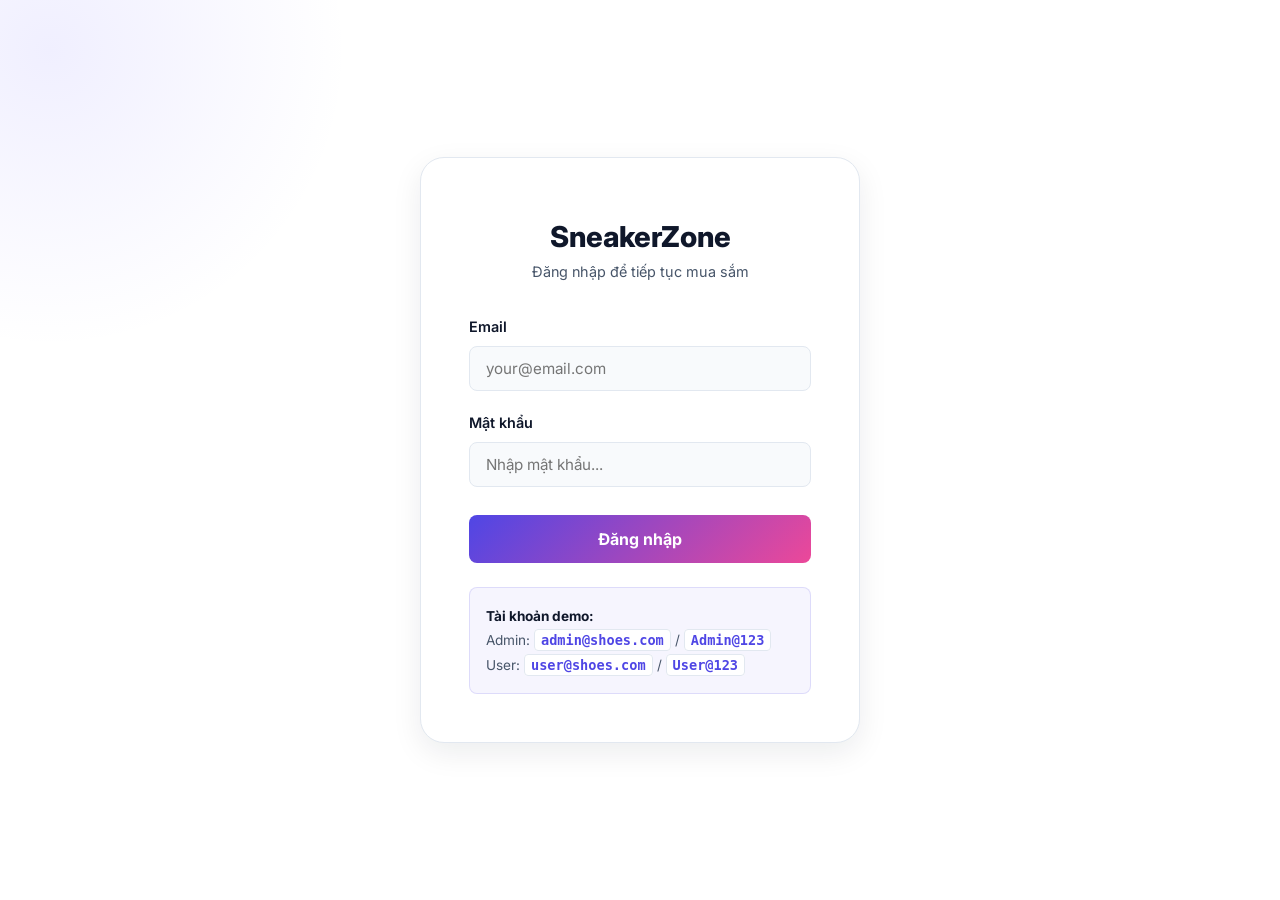
<file: lab4-asm/login.html>
<!DOCTYPE html>
<html lang="vi">
<head>
  <meta charset="UTF-8" />
  <meta name="viewport" content="width=device-width, initial-scale=1.0" />
  <title>Đăng nhập – SneakerZone</title>
  <link rel="stylesheet" href="style.css" />
</head>
<body>

<div class="login-page">
  <div class="login-card">
    <!-- Logo -->
    <div class="login-logo">
      <h2>SneakerZone</h2>
      <p>Đăng nhập để tiếp tục mua sắm</p>
    </div>

    <!-- Form -->
    <form id="loginForm">
      <div class="form-group">
        <label for="email">Email</label>
        <input type="text" id="email" placeholder="your@email.com" />
        <div class="error-msg" id="emailError">Email không hợp lệ!</div>
      </div>

      <div class="form-group">
        <label for="password">Mật khẩu</label>
        <input type="password" id="password" placeholder="Nhập mật khẩu..." />
        <div class="error-msg" id="passwordError">Mật khẩu ít nhất 6 ký tự!</div>
      </div>

      <div class="error-msg" id="loginError" style="display:block; margin-bottom:12px;"></div>

      <button type="submit" class="btn-submit">Đăng nhập</button>
    </form>

    <!-- Hint -->
    <div class="login-hint">
      <strong>Tài khoản demo:</strong><br/>
      Admin: <code>admin@shoes.com</code> / <code>Admin@123</code><br/>
      User: <code>user@shoes.com</code> / <code>User@123</code>
    </div>
  </div>
</div>

<script src="js/login.js"></script>
</body>
</html>
</file>
<file: style.css>
/* ============================================================
   SNEAKERZONE – NIKE AESTHETIC DESIGN SYSTEM & STYLESHEET
   Inspiration: Nike.com (Clean, High-Contrast, Bold Typography)
   ============================================================ */

/* ===== GOOGLE FONTS ===== */
@import url('https://fonts.googleapis.com/css2?family=Inter:wght@300;400;500;600;700;800;900&display=swap');

/* ===== CSS VARIABLES ===== */
:root {
  --black: #111111;
  --white: #ffffff;
  --gray-50:  #f7f7f7;
  --gray-100: #e5e5e5;
  --gray-200: #cccccc;
  --gray-400: #8d8d8d;
  --gray-600: #707072;
  --gray-800: #222222;

  --accent: #111111;
  --danger: #d93838;
  --success: #15803d;

  --font-main: 'Inter', -apple-system, BlinkMacSystemFont, "Segoe UI", Roboto, sans-serif;
  
  --radius-xs: 4px;
  --radius-sm: 8px;
  --radius-md: 12px;
  --radius-lg: 20px;
  --radius-pill: 100px;

  --transition-fast: 0.18s ease;
  --transition:      0.28s cubic-bezier(0.25, 0.46, 0.45, 0.94);
  --shadow-sm: 0 2px 8px rgba(0,0,0,0.06);
  --shadow-md: 0 8px 24px rgba(0,0,0,0.08);
  --shadow-lg: 0 20px 50px rgba(0,0,0,0.12);
}

/* ===== RESET & BASE ===== */
*, *::before, *::after {
  margin: 0;
  padding: 0;
  box-sizing: border-box;
}

html {
  scroll-behavior: smooth;
  font-size: 16px;
}

body {
  font-family: var(--font-main);
  background: var(--white);
  color: var(--black);
  min-height: 100vh;
  line-height: 1.5;
  -webkit-font-smoothing: antialiased;
  -moz-osx-font-smoothing: grayscale;
}

a {
  text-decoration: none;
  color: inherit;
  transition: var(--transition-fast);
}

ul {
  list-style: none;
}

img {
  max-width: 100%;
  display: block;
}

button {
  cursor: pointer;
  font-family: inherit;
  border: none;
  background: none;
}

input, select, textarea {
  font-family: inherit;
}

/* Scrollbar */
::-webkit-scrollbar {
  width: 6px;
  height: 6px;
}
::-webkit-scrollbar-track {
  background: var(--gray-50);
}
::-webkit-scrollbar-thumb {
  background: var(--gray-400);
  border-radius: var(--radius-pill);
}
::-webkit-scrollbar-thumb:hover {
  background: var(--black);
}

/* ============================================================
   1. MAIN NIKE HEADER
   ============================================================ */
.header {
  position: sticky;
  top: 0;
  z-index: 1000;
  background: #111116;
  border-bottom: 1px solid #22222e;
  backdrop-filter: blur(10px);
}

.header-inner {
  max-width: 1440px;
  margin: 0 auto;
  padding: 0 32px;
  height: 64px;
  display: flex;
  align-items: center;
  justify-content: space-between;
  gap: 24px;
}

/* Logo */
.logo {
  display: flex;
  align-items: center;
  gap: 8px;
  font-weight: 900;
  font-size: 1.45rem;
  letter-spacing: -0.04em;
  color: #ffffff;
  text-transform: uppercase;
}

.swoosh-icon {
  width: 32px;
  height: 24px;
  color: #ffffff;
  flex-shrink: 0;
}

.logo-text span {
  color: #a1a1aa;
}

/* Navigation */
.nav {
  display: flex;
  align-items: center;
  gap: 20px;
}

.nav a {
  font-size: 0.95rem;
  font-weight: 600;
  color: #d1d5db;
  padding: 6px 4px;
  position: relative;
  letter-spacing: 0.01em;
}

.nav a::after {
  content: '';
  position: absolute;
  bottom: 0;
  left: 0;
  right: 0;
  height: 2px;
  background: #ffffff;
  transform: scaleX(0);
  transition: transform var(--transition);
}

.nav a:hover,
.nav a.active {
  color: #ffffff;
}

.nav a:hover::after,
.nav a.active::after {
  transform: scaleX(1);
}

/* Header Actions */
.header-actions {
  display: flex;
  align-items: center;
  gap: 12px;
}

/* Header Search */
.header-search-box {
  display: flex;
  align-items: center;
  background: #1e1e26;
  border-radius: var(--radius-pill);
  padding: 8px 16px;
  gap: 8px;
  width: 190px;
  transition: var(--transition);
  border: 1px solid #2e2e3d;
}

.header-search-box:focus-within {
  width: 250px;
  background: #252530;
  border-color: #ffffff;
  box-shadow: 0 0 0 3px rgba(255, 255, 255, 0.12);
}

.header-search-box input {
  border: none;
  outline: none;
  background: transparent;
  font-size: 0.85rem;
  font-weight: 500;
  color: #ffffff;
  width: 100%;
}

.header-search-box input::placeholder {
  color: #888899;
}

.search-glass {
  font-size: 0.85rem;
  opacity: 0.6;
}

/* Action round buttons */
.btn-round-action {
  width: 40px;
  height: 40px;
  border-radius: 50%;
  display: flex;
  align-items: center;
  justify-content: center;
  font-size: 1.15rem;
  color: #ffffff;
  background: #1e1e26;
  border: 1px solid #2e2e3d;
  transition: var(--transition-fast);
  position: relative;
  cursor: pointer;
  padding: 0;
}

.btn-round-action:hover {
  background: #282834;
  border-color: #444455;
  color: #ffffff;
  transform: scale(1.05);
}

.cart-icon {
  width: 19px;
  height: 19px;
  stroke: currentColor;
  stroke-width: 2;
  fill: none;
  stroke-linecap: round;
  stroke-linejoin: round;
  pointer-events: none;
  transition: transform var(--transition-fast);
}

.btn-round-action:hover .cart-icon {
  transform: scale(1.1);
}

.cart-badge {
  position: absolute;
  top: -4px;
  right: -4px;
  background: #ef4444;
  color: #ffffff;
  font-size: 0.65rem;
  font-weight: 800;
  min-width: 18px;
  height: 18px;
  border-radius: var(--radius-pill);
  display: flex;
  align-items: center;
  justify-content: center;
  padding: 0 4px;
  border: 2px solid #111116;
  pointer-events: none;
  z-index: 10;
}

.btn-nike-login {
  padding: 8px 20px;
  background: #ffffff;
  color: #111116;
  border-radius: var(--radius-pill);
  font-size: 0.82rem;
  font-weight: 700;
  transition: var(--transition-fast);
  display: inline-flex;
  align-items: center;
  white-space: nowrap;
}

.btn-nike-login:hover {
  background: #e2e8f0;
  color: #111116;
  transform: translateY(-1px);
}

/* User Area Header Group */
#headerUserArea {
  display: flex;
  align-items: center;
  position: relative;
}

.user-header-group {
  display: flex;
  align-items: center;
  gap: 8px;
  white-space: nowrap;
}

/* Quick Admin Button */
.btn-admin-badge {
  display: inline-flex;
  align-items: center;
  gap: 5px;
  padding: 6px 14px;
  background: #f59e0b;
  color: #111116;
  border-radius: var(--radius-pill);
  font-size: 0.78rem;
  font-weight: 800;
  letter-spacing: 0.02em;
  transition: var(--transition-fast);
  text-decoration: none;
  box-shadow: 0 1px 3px rgba(0,0,0,0.2);
}

.btn-admin-badge:hover {
  background: #d97706;
  transform: translateY(-1px);
  color: #ffffff;
}

.admin-badge-icon {
  font-size: 0.85rem;
}

/* User Profile Pill */
.user-profile-pill {
  display: inline-flex;
  align-items: center;
  gap: 8px;
  padding: 3px 12px 3px 3px;
  background: #1e1e26;
  border: 1px solid #2e2e3d;
  border-radius: var(--radius-pill);
  cursor: default;
  transition: var(--transition-fast);
  user-select: none;
}

.user-avatar-circle {
  width: 32px;
  height: 32px;
  border-radius: 50%;
  background: #ffffff;
  color: #111116;
  display: flex;
  align-items: center;
  justify-content: center;
  font-size: 0.82rem;
  font-weight: 900;
  flex-shrink: 0;
  letter-spacing: -0.02em;
}

.user-name-text {
  font-size: 0.85rem;
  font-weight: 700;
  color: #ffffff;
  max-width: 120px;
  overflow: hidden;
  text-overflow: ellipsis;
  white-space: nowrap;
}

.user-dropdown-arrow {
  font-size: 0.7rem;
  color: #9ca3af;
  transition: transform 0.2s ease;
}

.user-profile-pill.active .user-dropdown-arrow {
  transform: rotate(180deg);
}

/* User Header Logout Button */
.btn-header-logout {
  padding: 6px 14px;
  background: transparent;
  color: #d1d5db;
  border: 1px solid #374151;
  border-radius: var(--radius-pill);
  font-size: 0.78rem;
  font-weight: 600;
  transition: var(--transition-fast);
  cursor: pointer;
}

.btn-header-logout:hover {
  color: #f87171;
  border-color: #ef4444;
  background: rgba(239, 68, 68, 0.15);
}

/* Floating Dropdown Menu */
.user-floating-menu {
  position: absolute;
  top: calc(100% + 10px);
  right: 0;
  width: 260px;
  background: var(--white);
  border: 1px solid var(--gray-100);
  border-radius: var(--radius-md);
  box-shadow: 0 16px 40px rgba(0,0,0,0.12);
  padding: 14px;
  display: flex;
  flex-direction: column;
  gap: 4px;
  opacity: 0;
  visibility: hidden;
  transform: translateY(-8px);
  transition: all 0.22s cubic-bezier(0.16, 1, 0.3, 1);
  z-index: 2000;
  cursor: default;
}

.user-floating-menu.open {
  opacity: 1;
  visibility: visible;
  transform: translateY(0);
}

.menu-user-card {
  display: flex;
  align-items: center;
  gap: 12px;
  padding: 6px 4px 10px;
}

.menu-avatar {
  width: 40px;
  height: 40px;
  border-radius: 50%;
  background: var(--black);
  color: var(--white);
  display: flex;
  align-items: center;
  justify-content: center;
  font-size: 1rem;
  font-weight: 900;
  flex-shrink: 0;
}

.menu-user-details {
  flex: 1;
  min-width: 0;
}

.menu-user-name {
  font-size: 0.95rem;
  font-weight: 800;
  color: var(--black);
  white-space: nowrap;
  overflow: hidden;
  text-overflow: ellipsis;
}

.menu-user-role {
  font-size: 0.75rem;
  font-weight: 600;
  color: var(--gray-600);
  margin-top: 1px;
}

.menu-divider {
  height: 1px;
  background: var(--gray-100);
  margin: 6px 0;
}

.menu-item {
  display: flex;
  align-items: center;
  gap: 10px;
  padding: 9px 12px;
  border-radius: var(--radius-sm);
  font-size: 0.85rem;
  font-weight: 600;
  color: var(--black);
  transition: var(--transition-fast);
  text-decoration: none;
  background: transparent;
  width: 100%;
  text-align: left;
}

.menu-item:hover {
  background: var(--gray-50);
}

.menu-item-admin {
  background: #f7f7f7;
  color: var(--black);
  font-weight: 700;
}

.menu-item-admin:hover {
  background: var(--black);
  color: var(--white);
}

.menu-item-logout {
  color: var(--danger);
}

.menu-item-logout:hover {
  background: #fef2f2;
}

.menu-icon {
  font-size: 0.95rem;
  width: 18px;
  text-align: center;
}

/* ============================================================
   3. ANNOUNCEMENT TICKER
   ============================================================ */
.announce-bar {
  background: var(--gray-50);
  border-bottom: 1px solid var(--gray-100);
  padding: 10px 20px;
  text-align: center;
  font-size: 0.82rem;
  font-weight: 500;
  color: var(--black);
}

.announce-content a {
  text-decoration: underline;
  font-weight: 700;
}

/* ============================================================
   4. FULL-WIDTH HERO BANNER (FULL MÀN HÌNH, KHÔNG BO GÓC, KHÔNG HOVER)
   ============================================================ */
.nike-hero {
  width: 100%;
  max-width: 100%;
  margin: 0;
  padding: 0;
}

.nike-hero-media {
  position: relative;
  width: 100%;
  height: calc(100vh - 104px);
  height: calc(100dvh - 104px);
  min-height: 500px;
  overflow: hidden;
  border-radius: 0;
  background: var(--gray-50);
}

.hero-bg-img {
  width: 100%;
  height: 100%;
  object-fit: cover;
  object-position: center center;
  transition: none;
  transform: none;
}

.nike-hero:hover .hero-bg-img {
  transform: none;
}

.nike-hero-gradient {
  position: absolute;
  inset: 0;
  background: linear-gradient(180deg, rgba(0,0,0,0.1) 0%, rgba(0,0,0,0.45) 100%);
}

.nike-hero-body {
  text-align: center;
  padding-top: 36px;
  max-width: 860px;
  margin: 0 auto;
}

.hero-eyebrow {
  display: inline-block;
  font-size: 0.82rem;
  font-weight: 800;
  letter-spacing: 0.12em;
  color: var(--black);
  margin-bottom: 12px;
  text-transform: uppercase;
}

.hero-huge-title {
  font-size: clamp(2.6rem, 5.5vw, 4.8rem);
  font-weight: 900;
  letter-spacing: -0.04em;
  line-height: 0.98;
  color: var(--black);
  text-transform: uppercase;
  margin-bottom: 16px;
}

.hero-subtext {
  font-size: 1.05rem;
  line-height: 1.6;
  color: var(--gray-600);
  max-width: 680px;
  margin: 0 auto 28px;
  font-weight: 400;
}

.hero-cta-group {
  display: flex;
  align-items: center;
  justify-content: center;
  gap: 12px;
  flex-wrap: wrap;
}

.btn-nike-solid {
  padding: 13px 28px;
  background: var(--black);
  color: var(--white);
  border-radius: var(--radius-pill);
  font-weight: 700;
  font-size: 0.92rem;
  letter-spacing: 0.01em;
  transition: var(--transition-fast);
  display: inline-flex;
  align-items: center;
}

.btn-nike-solid:hover {
  background: var(--gray-800);
  transform: translateY(-2px);
  box-shadow: var(--shadow-sm);
}

.btn-nike-outline {
  padding: 13px 28px;
  background: transparent;
  color: var(--black);
  border: 1.5px solid var(--black);
  border-radius: var(--radius-pill);
  font-weight: 700;
  font-size: 0.92rem;
  letter-spacing: 0.01em;
  transition: var(--transition-fast);
  display: inline-flex;
  align-items: center;
}

.btn-nike-outline:hover {
  background: var(--black);
  color: var(--white);
  transform: translateY(-2px);
}

/* ============================================================
   5. SECTIONS & SPOTLIGHT TILES
   ============================================================ */
.section-container {
  max-width: 1440px;
  margin: 0 auto;
  padding: 48px 32px;
}

.section-top-bar {
  display: flex;
  align-items: flex-end;
  justify-content: space-between;
  margin-bottom: 24px;
  gap: 16px;
}

.section-title {
  font-size: 1.75rem;
  font-weight: 900;
  letter-spacing: -0.03em;
  color: var(--black);
  text-transform: uppercase;
}

.section-subtitle {
  font-size: 0.92rem;
  color: var(--gray-600);
  margin-top: 4px;
}

.section-link {
  font-size: 0.92rem;
  font-weight: 700;
  color: var(--black);
  text-decoration: underline;
  white-space: nowrap;
}

.section-link:hover {
  color: var(--gray-600);
}

/* Spotlight 3-Column Grid */
.spotlight-grid {
  display: grid;
  grid-template-columns: repeat(3, 1fr);
  gap: 16px;
}

.spotlight-card {
  position: relative;
  height: 500px;
  overflow: hidden;
  border-radius: var(--radius-md);
  cursor: pointer;
  background: var(--gray-50);
}

.spotlight-card img {
  width: 100%;
  height: 100%;
  object-fit: cover;
  transition: transform 0.6s cubic-bezier(0.25, 0.46, 0.45, 0.94);
}

.spotlight-card:hover img {
  transform: scale(1.06);
}

.spotlight-content {
  position: absolute;
  inset: 0;
  background: linear-gradient(180deg, rgba(0,0,0,0) 40%, rgba(0,0,0,0.85) 100%);
  display: flex;
  flex-direction: column;
  justify-content: flex-end;
  padding: 32px;
  color: var(--white);
}

.spotlight-tag {
  font-size: 0.75rem;
  font-weight: 800;
  letter-spacing: 0.08em;
  text-transform: uppercase;
  color: rgba(255,255,255,0.85);
  margin-bottom: 6px;
}

.spotlight-content h3 {
  font-size: 1.45rem;
  font-weight: 900;
  letter-spacing: -0.02em;
  text-transform: uppercase;
  margin-bottom: 6px;
  line-height: 1.15;
}

.spotlight-content p {
  font-size: 0.88rem;
  color: rgba(255,255,255,0.8);
  margin-bottom: 18px;
  line-height: 1.4;
}

.spotlight-btn {
  align-self: flex-start;
  padding: 9px 20px;
  background: var(--white);
  color: var(--black);
  border-radius: var(--radius-pill);
  font-size: 0.82rem;
  font-weight: 800;
  letter-spacing: 0.02em;
  transition: var(--transition-fast);
}

.spotlight-card:hover .spotlight-btn {
  background: var(--black);
  color: var(--white);
}

/* ============================================================
   6. CATEGORY FILTER PILLS & TABS
   ============================================================ */
.categories-filter-bar {
  display: flex;
  align-items: center;
  gap: 10px;
  overflow-x: auto;
  padding-bottom: 16px;
  margin-bottom: 24px;
}

.category-pill {
  padding: 9px 20px;
  background: var(--gray-50);
  border: 1px solid var(--gray-100);
  border-radius: var(--radius-pill);
  font-size: 0.88rem;
  font-weight: 600;
  color: var(--black);
  cursor: pointer;
  white-space: nowrap;
  transition: var(--transition-fast);
  display: inline-flex;
  align-items: center;
}

.category-pill:hover {
  background: var(--gray-100);
}

.category-pill.active {
  background: var(--black);
  color: var(--white);
  border-color: var(--black);
}

/* ============================================================
   7. NIKE 4-COLUMN PRODUCT GRID & CARDS
   ============================================================ */
.nike-product-grid {
  display: grid;
  grid-template-columns: repeat(4, 1fr);
  gap: 20px;
}

/* Product Card */
.product-card {
  background: var(--white);
  border-radius: var(--radius-sm);
  overflow: hidden;
  transition: var(--transition);
  display: flex;
  flex-direction: column;
}

/* Image Wrap */
.product-image-wrap {
  position: relative;
  width: 100%;
  aspect-ratio: 1 / 1;
  background: #f6f6f6;
  overflow: hidden;
  border-radius: var(--radius-sm);
}

.product-image-wrap img {
  width: 100%;
  height: 100%;
  object-fit: cover;
  object-position: center;
  transition: transform 0.5s cubic-bezier(0.25, 0.46, 0.45, 0.94);
}

.product-card:hover .product-image-wrap img {
  transform: scale(1.06);
}

/* Badge */
.product-badge {
  position: absolute;
  top: 12px;
  left: 12px;
  background: var(--black);
  color: var(--white);
  font-size: 0.7rem;
  font-weight: 800;
  letter-spacing: 0.06em;
  text-transform: uppercase;
  padding: 4px 10px;
  border-radius: var(--radius-pill);
  z-index: 2;
}



/* Size Chips – slide up on hover */
.product-sizes {
  position: absolute;
  bottom: 0;
  left: 0;
  right: 0;
  background: rgba(255,255,255,0.96);
  backdrop-filter: blur(8px);
  padding: 8px 12px;
  display: flex;
  align-items: center;
  gap: 6px;
  flex-wrap: wrap;
  transform: translateY(100%);
  transition: transform var(--transition);
  border-top: 1px solid var(--gray-100);
  z-index: 3;
}

.product-card:hover .product-sizes {
  transform: translateY(0);
}

.size-label {
  font-size: 0.7rem;
  font-weight: 800;
  color: var(--gray-600);
  text-transform: uppercase;
  margin-right: 2px;
}

.size-chip {
  font-size: 0.72rem;
  font-weight: 700;
  color: var(--black);
  background: var(--white);
  border: 1px solid var(--gray-200);
  padding: 2px 7px;
  border-radius: var(--radius-xs);
  cursor: pointer;
  transition: var(--transition-fast);
}

.size-chip:hover {
  background: var(--black);
  color: var(--white);
  border-color: var(--black);
}

/* Product Info */
.product-info {
  padding: 14px 4px 6px;
  display: flex;
  flex-direction: column;
  flex: 1;
}

.product-category {
  font-size: 0.8rem;
  font-weight: 600;
  color: var(--gray-600);
  margin-bottom: 2px;
}

.product-name {
  font-size: 1rem;
  font-weight: 700;
  color: var(--black);
  line-height: 1.3;
  margin-bottom: 4px;
}

.product-desc {
  font-size: 0.82rem;
  color: var(--gray-400);
  line-height: 1.4;
  margin-bottom: 12px;
  display: -webkit-box;
  -webkit-line-clamp: 1;
  -webkit-box-orient: vertical;
  overflow: hidden;
}

.product-footer {
  margin-top: auto;
  display: flex;
  align-items: center;
  justify-content: space-between;
  gap: 10px;
}

.product-price {
  font-size: 1.05rem;
  font-weight: 800;
  color: var(--black);
}

.product-stock {
  font-size: 0.72rem;
  color: var(--gray-400);
  font-weight: 600;
  margin-top: 1px;
}

.btn-add-cart {
  padding: 8px 16px;
  background: var(--black);
  color: var(--white);
  border-radius: var(--radius-pill);
  font-size: 0.8rem;
  font-weight: 700;
  letter-spacing: 0.01em;
  transition: var(--transition-fast);
  white-space: nowrap;
}

.btn-add-cart:hover {
  background: var(--gray-800);
  transform: scale(1.04);
}

/* ============================================================
   8. SHOP BY BRAND TILES
   ============================================================ */
.brands-grid {
  display: grid;
  grid-template-columns: repeat(5, 1fr);
  gap: 16px;
}

.brand-tile {
  position: relative;
  height: 220px;
  overflow: hidden;
  border-radius: var(--radius-sm);
  background: var(--black);
  display: flex;
  align-items: center;
  justify-content: center;
}

.brand-tile img {
  width: 100%;
  height: 100%;
  object-fit: cover;
  opacity: 0.75;
  transition: transform 0.5s ease, opacity 0.5s ease;
}

.brand-tile-overlay {
  position: absolute;
  inset: 0;
  background: rgba(0,0,0,0.35);
  transition: background 0.3s ease;
}

.brand-tile-name {
  position: absolute;
  font-size: 1.25rem;
  font-weight: 900;
  color: var(--white);
  letter-spacing: 0.04em;
  text-transform: uppercase;
  z-index: 2;
  text-shadow: 0 2px 8px rgba(0,0,0,0.5);
  transition: transform 0.3s ease;
}

.brand-tile:hover img {
  transform: scale(1.08);
  opacity: 0.9;
}

.brand-tile:hover .brand-tile-overlay {
  background: rgba(0,0,0,0.2);
}

.brand-tile:hover .brand-tile-name {
  transform: scale(1.08);
}

/* ============================================================
   9. NIKE MEMBERSHIP BANNER
   ============================================================ */
.member-banner {
  background: var(--gray-50);
  border-radius: var(--radius-lg);
  padding: 60px 40px;
  text-align: center;
  border: 1px solid var(--gray-100);
}

.member-content {
  max-width: 720px;
  margin: 0 auto;
}

.member-badge {
  font-size: 0.78rem;
  font-weight: 800;
  letter-spacing: 0.1em;
  text-transform: uppercase;
  color: var(--black);
  display: inline-block;
  margin-bottom: 12px;
}

.member-content h2 {
  font-size: clamp(2rem, 4vw, 3rem);
  font-weight: 900;
  letter-spacing: -0.03em;
  text-transform: uppercase;
  color: var(--black);
  line-height: 1.05;
  margin-bottom: 14px;
}

.member-content p {
  font-size: 1rem;
  color: var(--gray-600);
  line-height: 1.6;
  margin-bottom: 28px;
}

.member-btns {
  display: flex;
  align-items: center;
  justify-content: center;
  gap: 12px;
}

/* ============================================================
   10. PRODUCTS CATALOG PAGE (products.html)
   ============================================================ */
.catalog-page-container {
  max-width: 1440px;
  margin: 0 auto;
  padding: 24px 32px 80px;
}

.catalog-header-bar {
  display: flex;
  align-items: center;
  justify-content: space-between;
  padding: 16px 0 24px;
  border-bottom: 1px solid var(--gray-100);
  margin-bottom: 24px;
  position: sticky;
  top: 64px;
  background: var(--white);
  z-index: 990;
}

.catalog-title-wrap {
  display: flex;
  align-items: baseline;
  gap: 8px;
}

.catalog-title-wrap h1 {
  font-size: 1.65rem;
  font-weight: 900;
  letter-spacing: -0.03em;
  text-transform: uppercase;
}

.catalog-count {
  font-size: 1.1rem;
  font-weight: 600;
  color: var(--gray-600);
}

.catalog-controls {
  display: flex;
  align-items: center;
  gap: 16px;
}

.btn-filter-toggle {
  display: flex;
  align-items: center;
  gap: 6px;
  padding: 8px 18px;
  background: var(--gray-50);
  border: 1px solid var(--gray-100);
  border-radius: var(--radius-pill);
  font-size: 0.88rem;
  font-weight: 600;
  color: var(--black);
  transition: var(--transition-fast);
}

.btn-filter-toggle:hover {
  background: var(--gray-100);
}

.btn-filter-toggle.active {
  background: var(--black);
  color: var(--white);
}

.sort-wrap {
  display: flex;
  align-items: center;
  gap: 8px;
}

.sort-label {
  font-size: 0.85rem;
  font-weight: 600;
  color: var(--gray-600);
}

.sort-select {
  padding: 8px 16px;
  background: var(--white);
  border: 1px solid var(--gray-200);
  border-radius: var(--radius-pill);
  font-size: 0.88rem;
  font-weight: 600;
  color: var(--black);
  cursor: pointer;
  outline: none;
  transition: var(--transition-fast);
}

.sort-select:focus {
  border-color: var(--black);
}

/* 2-Column Nike Shop Layout */
.nike-shop-layout {
  display: flex;
  gap: 36px;
  align-items: flex-start;
}

/* Filter Sidebar */
.filter-sidebar {
  width: 250px;
  flex-shrink: 0;
  transition: width 0.3s ease, opacity 0.3s ease, margin 0.3s ease;
  overflow: hidden;
}

.filter-sidebar.collapsed {
  width: 0;
  opacity: 0;
  margin-right: -36px;
  pointer-events: none;
}

.filter-group {
  padding-bottom: 24px;
  margin-bottom: 24px;
  border-bottom: 1px solid var(--gray-100);
}

.filter-group-title {
  display: block;
  font-size: 0.88rem;
  font-weight: 800;
  text-transform: uppercase;
  letter-spacing: 0.04em;
  color: var(--black);
  margin-bottom: 14px;
}

.sidebar-search-box input {
  width: 100%;
  padding: 10px 14px;
  background: var(--gray-50);
  border: 1px solid var(--gray-100);
  border-radius: var(--radius-sm);
  font-size: 0.88rem;
  color: var(--black);
  outline: none;
  transition: var(--transition-fast);
}

.sidebar-search-box input:focus {
  background: var(--white);
  border-color: var(--black);
}

.filter-pill-list {
  display: flex;
  flex-direction: column;
  gap: 8px;
}

.filter-pill {
  padding: 8px 14px;
  background: var(--white);
  border: 1px solid var(--gray-100);
  border-radius: var(--radius-pill);
  font-size: 0.84rem;
  font-weight: 600;
  color: var(--black);
  text-align: left;
  transition: var(--transition-fast);
  cursor: pointer;
}

.filter-pill:hover {
  background: var(--gray-50);
  border-color: var(--gray-200);
}

.filter-pill.active {
  background: var(--black);
  color: var(--white);
  border-color: var(--black);
}

/* Size Filter Grid */
.size-filter-grid {
  display: grid;
  grid-template-columns: repeat(4, 1fr);
  gap: 8px;
}

.filter-size-btn {
  padding: 8px 0;
  text-align: center;
  background: var(--white);
  border: 1px solid var(--gray-200);
  border-radius: var(--radius-xs);
  font-size: 0.82rem;
  font-weight: 700;
  color: var(--black);
  cursor: pointer;
  transition: var(--transition-fast);
}

.filter-size-btn:hover {
  border-color: var(--black);
}

.filter-size-btn.active {
  background: var(--black);
  color: var(--white);
  border-color: var(--black);
}

.filter-actions {
  margin-top: 10px;
}

.btn-reset-filters {
  width: 100%;
  padding: 11px;
  background: var(--gray-50);
  border: 1px solid var(--gray-200);
  border-radius: var(--radius-pill);
  font-size: 0.82rem;
  font-weight: 700;
  color: var(--black);
  transition: var(--transition-fast);
}

.btn-reset-filters:hover {
  background: var(--black);
  color: var(--white);
  border-color: var(--black);
}

/* Main Catalog Area */
.products-catalog-area {
  flex: 1;
  min-width: 0;
}

/* When sidebar collapsed, catalog becomes 4 cols */
.filter-sidebar.collapsed + .products-catalog-area .nike-product-grid {
  grid-template-columns: repeat(4, 1fr);
}

/* When sidebar open, catalog is 3 cols */
.nike-shop-layout .nike-product-grid {
  grid-template-columns: repeat(3, 1fr);
}

/* No Result State */
.no-result {
  grid-column: 1 / -1;
  text-align: center;
  padding: 80px 20px;
  background: var(--gray-50);
  border-radius: var(--radius-md);
}

.no-result h3 {
  font-size: 1.3rem;
  font-weight: 800;
}

.btn-primary {
  padding: 11px 24px;
  background: var(--black);
  color: var(--white);
  border-radius: var(--radius-pill);
  font-size: 0.88rem;
  font-weight: 700;
  display: inline-block;
  transition: var(--transition-fast);
}

.btn-primary:hover {
  background: var(--gray-800);
  transform: translateY(-1px);
}

/* ============================================================
   11. CART SIDEBAR & OVERLAY
   ============================================================ */
.cart-overlay {
  position: fixed;
  inset: 0;
  z-index: 2000;
  background: rgba(0,0,0,0.5);
  backdrop-filter: blur(4px);
  display: none;
}

.cart-overlay.open {
  display: block;
}

.cart-sidebar {
  position: fixed;
  top: 0;
  right: -480px;
  width: 440px;
  height: 100vh;
  background: var(--white);
  border-left: 1px solid var(--gray-100);
  z-index: 2001;
  display: flex;
  flex-direction: column;
  transition: right 0.35s cubic-bezier(0.4, 0, 0.2, 1);
  box-shadow: var(--shadow-lg);
}

.cart-sidebar.open {
  right: 0;
}

.cart-header {
  padding: 24px;
  border-bottom: 1px solid var(--gray-100);
  display: flex;
  align-items: center;
  justify-content: space-between;
}

.cart-header h3 {
  font-size: 1.15rem;
  font-weight: 900;
  text-transform: uppercase;
  letter-spacing: -0.02em;
}

.btn-close-cart {
  width: 36px;
  height: 36px;
  background: var(--gray-50);
  border-radius: 50%;
  font-size: 1rem;
  display: flex;
  align-items: center;
  justify-content: center;
  transition: var(--transition-fast);
}

.btn-close-cart:hover {
  background: var(--black);
  color: var(--white);
}

.cart-items {
  flex: 1;
  overflow-y: auto;
  padding: 16px 24px;
}

.cart-empty {
  text-align: center;
  padding: 80px 20px;
  color: var(--gray-400);
  font-weight: 600;
}

.cart-item {
  display: flex;
  gap: 14px;
  align-items: center;
  padding: 16px 0;
  border-bottom: 1px solid var(--gray-100);
}

.cart-item img {
  width: 76px;
  height: 76px;
  object-fit: cover;
  border-radius: var(--radius-xs);
  background: var(--gray-50);
}

.cart-item-info {
  flex: 1;
}

.cart-item-name {
  font-weight: 700;
  font-size: 0.92rem;
  margin-bottom: 4px;
}

.cart-item-price {
  font-weight: 800;
  font-size: 0.95rem;
}

.cart-item-controls {
  display: flex;
  align-items: center;
  gap: 8px;
}

.qty-btn {
  width: 28px;
  height: 28px;
  background: var(--gray-50);
  border: 1px solid var(--gray-100);
  border-radius: var(--radius-xs);
  display: flex;
  align-items: center;
  justify-content: center;
  font-weight: 700;
  transition: var(--transition-fast);
}

.qty-btn:hover {
  background: var(--black);
  color: var(--white);
}

.qty-num {
  font-weight: 800;
  font-size: 0.88rem;
  min-width: 20px;
  text-align: center;
}

.btn-remove-cart {
  color: var(--gray-400);
  font-size: 1rem;
  padding: 4px;
  transition: var(--transition-fast);
}

.btn-remove-cart:hover {
  color: var(--danger);
}

.cart-footer {
  padding: 24px;
  border-top: 1px solid var(--gray-100);
}

.cart-total {
  display: flex;
  justify-content: space-between;
  align-items: center;
  margin-bottom: 16px;
}

.cart-total span:first-child {
  font-size: 0.88rem;
  font-weight: 600;
  text-transform: uppercase;
  color: var(--gray-600);
}

.cart-total span:last-child {
  font-size: 1.35rem;
  font-weight: 900;
}

.btn-checkout {
  width: 100%;
  padding: 15px;
  background: var(--black);
  color: var(--white);
  border-radius: var(--radius-pill);
  font-size: 0.95rem;
  font-weight: 800;
  transition: var(--transition-fast);
}

.btn-checkout:hover {
  background: var(--gray-800);
  transform: translateY(-1px);
  box-shadow: var(--shadow-sm);
}

/* ============================================================
   12. TOAST NOTIFICATIONS
   ============================================================ */
.toast-container {
  position: fixed;
  bottom: 24px;
  left: 24px;
  right: auto;
  z-index: 9999;
  display: flex;
  flex-direction: column;
  gap: 10px;
  pointer-events: none;
  max-width: calc(100vw - 48px);
}

.toast {
  background: var(--black);
  color: var(--white);
  border-radius: var(--radius-pill);
  padding: 13px 22px;
  font-size: 0.88rem;
  font-weight: 600;
  min-width: 260px;
  max-width: 440px;
  box-shadow: 0 10px 25px rgba(0, 0, 0, 0.25);
  animation: slideInToast 0.3s cubic-bezier(0.16, 1, 0.3, 1);
  display: flex;
  align-items: center;
  gap: 10px;
  pointer-events: auto;
  cursor: pointer;
  user-select: none;
  transition: transform 0.2s ease, opacity 0.25s ease;
}

.toast:hover {
  transform: translateY(-2px);
}

.toast.error {
  background: var(--danger);
}

.toast.toast-exit {
  animation: slideOutToast 0.25s ease forwards;
  pointer-events: none;
}

@keyframes slideInToast {
  from {
    opacity: 0;
    transform: translateX(-40px);
  }
  to {
    opacity: 1;
    transform: translateX(0);
  }
}

@keyframes slideOutToast {
  from {
    opacity: 1;
    transform: translateX(0);
  }
  to {
    opacity: 0;
    transform: translateX(-40px);
  }
}

@media (max-width: 600px) {
  .toast-container {
    left: 16px;
    bottom: 16px;
    right: 16px;
  }
  .toast {
    min-width: 0;
    width: 100%;
  }
}

/* ============================================================
   13. NIKE AUTHENTIC FOOTER
   ============================================================ */
.footer {
  background: var(--black);
  color: var(--white);
  padding: 64px 32px 32px;
}

.footer-grid {
  max-width: 1440px;
  margin: 0 auto 48px;
  display: grid;
  grid-template-columns: repeat(4, 1fr);
  gap: 40px;
}

.footer-col h4 {
  font-size: 0.82rem;
  font-weight: 900;
  text-transform: uppercase;
  letter-spacing: 0.08em;
  margin-bottom: 18px;
}

.footer-col ul {
  display: flex;
  flex-direction: column;
  gap: 12px;
}

.footer-col ul a {
  color: var(--gray-400);
  font-size: 0.85rem;
  font-weight: 500;
}

.footer-col ul a:hover {
  color: var(--white);
}

.footer-col-primary ul a {
  color: var(--white);
  font-weight: 800;
  font-size: 0.85rem;
}

.social-links {
  display: flex;
  gap: 10px;
  margin-bottom: 20px;
}

.social-icon {
  width: 36px;
  height: 36px;
  border-radius: 50%;
  background: var(--gray-800);
  color: var(--white);
  display: flex;
  align-items: center;
  justify-content: center;
  font-size: 0.75rem;
  font-weight: 800;
  transition: var(--transition-fast);
}

.social-icon:hover {
  background: var(--white);
  color: var(--black);
}

.footer-hotline {
  font-size: 0.85rem;
  color: var(--gray-400);
  line-height: 1.6;
}

.footer-hotline strong {
  color: var(--white);
}

.footer-bottom {
  max-width: 1440px;
  margin: 0 auto;
  padding-top: 28px;
  border-top: 1px solid rgba(255,255,255,0.1);
}

.footer-bottom-inner {
  display: flex;
  align-items: center;
  justify-content: space-between;
  flex-wrap: wrap;
  gap: 16px;
  font-size: 0.78rem;
  color: var(--gray-400);
}

.footer-country {
  display: flex;
  align-items: center;
  gap: 16px;
}

.footer-country span:first-child {
  color: var(--white);
  font-weight: 700;
}

.footer-legal {
  display: flex;
  gap: 20px;
}

.footer-legal a {
  color: var(--gray-400);
}

.footer-legal a:hover {
  color: var(--white);
}

/* ============================================================
   14. LOGIN PAGE
   ============================================================ */
.login-page {
  min-height: 100vh;
  display: flex;
  align-items: center;
  justify-content: center;
  background: var(--gray-50);
  padding: 24px;
}

.login-card {
  background: var(--white);
  border: 1px solid var(--gray-100);
  border-radius: var(--radius-lg);
  padding: 52px;
  width: 100%;
  max-width: 440px;
  box-shadow: var(--shadow-sm);
}

.login-back-home {
  display: inline-flex;
  align-items: center;
  gap: 6px;
  color: var(--gray-600);
  font-size: 0.84rem;
  font-weight: 600;
  margin-bottom: 24px;
  text-decoration: none;
  transition: var(--transition-fast);
}

.login-back-home:hover {
  color: var(--black);
  transform: translateX(-3px);
}

.auth-tabs {
  display: flex;
  background: var(--gray-100);
  padding: 4px;
  border-radius: var(--radius-pill);
  margin-bottom: 28px;
  gap: 4px;
}

.auth-tab-btn {
  flex: 1;
  padding: 10px 16px;
  font-size: 0.88rem;
  font-weight: 700;
  border-radius: var(--radius-pill);
  color: var(--gray-600);
  background: transparent;
  border: none;
  cursor: pointer;
  transition: var(--transition-fast);
}

.auth-tab-btn.active {
  background: var(--white);
  color: var(--black);
  box-shadow: 0 2px 6px rgba(0,0,0,0.06);
}

.auth-switch-prompt {
  text-align: center;
  margin-top: 18px;
  font-size: 0.85rem;
  color: var(--gray-600);
}

.auth-switch-prompt a {
  color: var(--black);
  font-weight: 700;
  text-decoration: underline;
  cursor: pointer;
}

.login-logo {
  text-align: center;
  margin-bottom: 24px;
}

.login-logo h2 {
  font-size: 1.8rem;
  font-weight: 900;
  text-transform: uppercase;
  letter-spacing: -0.03em;
}

.login-logo p {
  color: var(--gray-600);
  font-size: 0.88rem;
  margin-top: 4px;
}

.form-group {
  margin-bottom: 20px;
}

.form-group label {
  display: block;
  margin-bottom: 6px;
  font-weight: 700;
  font-size: 0.78rem;
  text-transform: uppercase;
  letter-spacing: 0.05em;
}

.form-group input {
  width: 100%;
  padding: 13px 16px;
  background: var(--gray-50);
  border: 1px solid var(--gray-100);
  border-radius: var(--radius-sm);
  font-size: 0.92rem;
  color: var(--black);
  outline: none;
  transition: var(--transition-fast);
}

.form-group input:focus {
  background: var(--white);
  border-color: var(--black);
  box-shadow: 0 0 0 3px rgba(17,17,17,0.08);
}

.error-msg {
  color: var(--danger);
  font-size: 0.8rem;
  margin-top: 6px;
  display: none;
}

.error-msg.show {
  display: block;
}

.btn-submit {
  width: 100%;
  padding: 15px;
  background: var(--black);
  color: var(--white);
  border-radius: var(--radius-pill);
  font-weight: 800;
  font-size: 0.95rem;
  margin-top: 8px;
  transition: var(--transition-fast);
}

.btn-submit:hover {
  background: var(--gray-800);
  transform: translateY(-1px);
}

.login-hint {
  margin-top: 24px;
  padding: 16px;
  background: var(--gray-50);
  border: 1px solid var(--gray-100);
  border-radius: var(--radius-sm);
  font-size: 0.82rem;
  color: var(--gray-600);
  line-height: 1.8;
}

.login-hint strong {
  color: var(--black);
}

.login-hint code {
  background: var(--white);
  padding: 2px 6px;
  border: 1px solid var(--gray-200);
  border-radius: 4px;
  color: var(--black);
  font-weight: 700;
}

/* ============================================================
   15. ADMIN PANEL
   ============================================================ */
.admin-layout {
  display: flex;
  min-height: 100vh;
}

.admin-sidebar {
  width: 250px;
  flex-shrink: 0;
  background: var(--black);
  color: var(--white);
  position: sticky;
  top: 0;
  height: 100vh;
  overflow-y: auto;
}

.admin-sidebar .logo {
  color: var(--white);
}

.admin-sidebar .swoosh-icon {
  color: var(--white);
}

.admin-sidebar .logo-text span {
  color: var(--white);
}

.sidebar-nav {
  padding: 16px 12px;
}

.sidebar-nav a {
  display: flex;
  align-items: center;
  gap: 10px;
  padding: 12px 16px;
  border-radius: var(--radius-sm);
  color: var(--gray-400);
  font-weight: 600;
  font-size: 0.88rem;
  margin-bottom: 4px;
  transition: var(--transition-fast);
}

.sidebar-nav a:hover,
.sidebar-nav a.active {
  background: rgba(255,255,255,0.12);
  color: var(--white);
}

.admin-main {
  flex: 1;
  padding: 36px 40px;
  background: var(--white);
  overflow-y: auto;
}

.admin-page-header {
  display: flex;
  align-items: center;
  justify-content: space-between;
  margin-bottom: 32px;
  padding-bottom: 20px;
  border-bottom: 1px solid var(--gray-100);
}

.admin-page-header h1 {
  font-size: 1.85rem;
  font-weight: 900;
  text-transform: uppercase;
  letter-spacing: -0.02em;
}

.stats-grid {
  display: grid;
  grid-template-columns: repeat(auto-fit, minmax(190px, 1fr));
  gap: 14px;
  margin-bottom: 36px;
}

.stat-card {
  background: var(--gray-50);
  border: 1px solid var(--gray-100);
  border-radius: var(--radius-md);
  padding: 16px 14px;
  display: flex;
  align-items: center;
  gap: 10px;
  min-width: 0;
  overflow: hidden;
  transition: var(--transition-fast);
}

.stat-card:hover {
  background: #f1f5f9;
  border-color: #cbd5e1;
}

.stat-icon {
  width: 40px;
  height: 40px;
  background: var(--black);
  color: var(--white);
  border-radius: var(--radius-sm);
  display: flex;
  align-items: center;
  justify-content: center;
  font-weight: 900;
  font-size: 0.8rem;
  flex-shrink: 0;
}

.stat-info {
  flex: 1;
  min-width: 0;
  overflow: hidden;
}

.stat-info .stat-value {
  font-size: 1.45rem;
  font-weight: 900;
  line-height: 1.1;
  white-space: nowrap;
}

.stat-info .stat-value.stat-value-money {
  font-size: 0.96rem;
  letter-spacing: -0.03em;
  white-space: nowrap;
  font-weight: 900;
}

.stat-info .stat-label {
  font-size: 0.72rem;
  color: var(--gray-600);
  font-weight: 700;
  text-transform: uppercase;
  letter-spacing: 0.04em;
  margin-top: 3px;
  white-space: nowrap;
}

.table-wrap {
  border: 1px solid var(--gray-100);
  border-radius: var(--radius-md);
  overflow-x: auto;
}

.table-toolbar {
  padding: 16px 20px;
  display: flex;
  align-items: center;
  justify-content: space-between;
  border-bottom: 1px solid var(--gray-100);
  background: var(--white);
}

.table-toolbar strong {
  font-weight: 800;
  font-size: 0.95rem;
}

.search-input {
  padding: 8px 16px;
  background: var(--gray-50);
  border: 1px solid var(--gray-100);
  border-radius: var(--radius-pill);
  font-size: 0.85rem;
  width: 240px;
  outline: none;
}

.search-input:focus {
  border-color: var(--black);
  background: var(--white);
}

table {
  width: 100%;
  border-collapse: collapse;
}

thead {
  background: var(--gray-50);
}

th {
  padding: 12px 18px;
  text-align: left;
  font-size: 0.75rem;
  font-weight: 800;
  color: var(--gray-600);
  text-transform: uppercase;
  letter-spacing: 0.06em;
}

td {
  padding: 14px 18px;
  border-top: 1px solid var(--gray-100);
  font-size: 0.88rem;
  vertical-align: middle;
}

tr:hover td {
  background: var(--gray-50);
}

.td-img {
  width: 48px;
  height: 48px;
  object-fit: cover;
  border-radius: var(--radius-xs);
  background: var(--gray-50);
}

.badge {
  display: inline-block;
  white-space: nowrap;
  padding: 5px 12px;
  border-radius: var(--radius-pill);
  font-size: 0.75rem;
  font-weight: 700;
  text-transform: uppercase;
}

.badge-primary { background: var(--black); color: var(--white); }
.badge-success { background: #dcfce7; color: #166534; }
.badge-warning { background: #fef9c3; color: #854d0e; }
.badge-danger  { background: #fee2e2; color: #991b1b; }
.badge-info    { background: #dbeafe; color: #1d4ed8; }

.btn-edit, .btn-delete {
  padding: 6px 14px;
  border-radius: var(--radius-pill);
  font-size: 0.78rem;
  font-weight: 700;
  transition: var(--transition-fast);
}

.btn-edit {
  background: var(--gray-50);
  color: var(--black);
  border: 1px solid var(--gray-200);
}

.btn-edit:hover {
  background: var(--black);
  color: var(--white);
  border-color: var(--black);
}

.btn-delete {
  background: #fee2e2;
  color: #991b1b;
}

.btn-delete:hover {
  background: var(--danger);
  color: var(--white);
}

/* Modal */
.modal-overlay {
  position: fixed;
  inset: 0;
  z-index: 3000;
  background: rgba(0,0,0,0.5);
  backdrop-filter: blur(4px);
  display: none;
  align-items: center;
  justify-content: center;
  padding: 20px;
}

.modal-overlay.open {
  display: flex;
}

.modal {
  background: var(--white);
  border-radius: var(--radius-lg);
  padding: 36px;
  width: 100%;
  max-width: 520px;
  max-height: 90vh;
  overflow-y: auto;
  box-shadow: var(--shadow-lg);
  animation: modalScale 0.25s ease;
}

@keyframes modalScale {
  from { opacity: 0; transform: scale(0.95); }
  to { opacity: 1; transform: scale(1); }
}

.modal-header {
  display: flex;
  align-items: center;
  justify-content: space-between;
  margin-bottom: 24px;
  padding-bottom: 16px;
  border-bottom: 1px solid var(--gray-100);
}

.modal-header h3 {
  font-size: 1.25rem;
  font-weight: 800;
}

.btn-close-modal {
  width: 32px;
  height: 32px;
  border-radius: 50%;
  background: var(--gray-50);
  display: flex;
  align-items: center;
  justify-content: center;
}

.btn-close-modal:hover {
  background: var(--black);
  color: var(--white);
}

.form-row {
  display: grid;
  grid-template-columns: 1fr 1fr;
  gap: 16px;
}

.form-group select,
.form-group textarea {
  width: 100%;
  padding: 12px 14px;
  background: var(--gray-50);
  border: 1px solid var(--gray-100);
  border-radius: var(--radius-sm);
  font-size: 0.9rem;
  outline: none;
}

.form-group select:focus,
.form-group textarea:focus {
  background: var(--white);
  border-color: var(--black);
}

.modal-footer {
  display: flex;
  gap: 10px;
  justify-content: flex-end;
  margin-top: 24px;
}

.btn-cancel {
  padding: 10px 22px;
  background: var(--gray-50);
  border: 1px solid var(--gray-200);
  border-radius: var(--radius-pill);
  font-weight: 700;
  font-size: 0.85rem;
}

.btn-save {
  padding: 10px 24px;
  background: var(--black);
  color: var(--white);
  border-radius: var(--radius-pill);
  font-weight: 700;
  font-size: 0.85rem;
}

.btn-save:hover {
  background: var(--gray-800);
}

/* ============================================================
   16. RESPONSIVE DESIGN
   ============================================================ */
@media (max-width: 1200px) {
  .nike-product-grid {
    grid-template-columns: repeat(3, 1fr);
  }
  .nike-shop-layout .nike-product-grid {
    grid-template-columns: repeat(2, 1fr);
  }
  .filter-sidebar.collapsed + .products-catalog-area .nike-product-grid {
    grid-template-columns: repeat(3, 1fr);
  }
  .brands-grid {
    grid-template-columns: repeat(3, 1fr);
  }
}

@media (max-width: 992px) {
  .header-inner {
    padding: 0 20px;
  }
  .nav {
    display: none;
  }
  .spotlight-grid {
    grid-template-columns: 1fr;
  }
  .spotlight-card {
    height: 380px;
  }
  .hero-huge-title {
    font-size: 2.8rem;
  }
  .footer-grid {
    grid-template-columns: repeat(2, 1fr);
  }
  .nike-shop-layout {
    flex-direction: column;
  }
  .filter-sidebar {
    width: 100%;
  }
  .filter-sidebar.collapsed {
    display: none;
  }
  .nike-shop-layout .nike-product-grid {
    grid-template-columns: repeat(2, 1fr);
  }
  .admin-layout {
    flex-direction: column;
  }
  .admin-sidebar {
    width: 100%;
    height: auto;
    position: static;
  }
}

@media (max-width: 640px) {
  .pre-header {
    display: none;
  }
  .header-search-box {
    display: none;
  }
  .section-container,
  .catalog-page-container {
    padding-left: 16px;
    padding-right: 16px;
  }
  .hero-huge-title {
    font-size: 2.2rem;
  }
  .nike-product-grid,
  .nike-shop-layout .nike-product-grid {
    grid-template-columns: repeat(2, 1fr);
    gap: 12px;
  }
  .product-sizes {
    display: none;
  }
  .brands-grid {
    grid-template-columns: repeat(2, 1fr);
  }
  .footer-grid {
    grid-template-columns: 1fr;
  }
  .cart-sidebar {
    width: 100%;
    right: -100%;
  }
  .form-row {
    grid-template-columns: 1fr;
  }
}

/* ============================================================
   PRODUCT DETAIL PAGE STYLES
   ============================================================ */
.detail-page-container {
  max-width: 1400px;
  margin: 0 auto;
  padding: 24px 32px 80px;
}

.detail-breadcrumb {
  display: flex;
  align-items: center;
  flex-wrap: wrap;
  gap: 8px;
  font-size: 0.88rem;
  color: #64748b;
  margin-bottom: 32px;
}
.detail-breadcrumb a {
  color: #475569;
  text-decoration: none;
  font-weight: 500;
  transition: color 0.2s;
}
.detail-breadcrumb a:hover {
  color: #0f172a;
}
.detail-breadcrumb .sep {
  color: #cbd5e1;
}
.detail-breadcrumb .current {
  color: #0f172a;
  font-weight: 600;
}

.product-detail-layout {
  display: grid;
  grid-template-columns: 1.1fr 0.9fr;
  gap: 60px;
  align-items: start;
  margin-bottom: 80px;
}

/* Gallery Column */
.detail-gallery {
  position: sticky;
  top: 90px;
}
.detail-main-img-wrap {
  position: relative;
  border-radius: 20px;
  overflow: hidden;
  background: #f8fafc;
  border: 1px solid #e2e8f0;
  aspect-ratio: 1 / 1;
  display: flex;
  align-items: center;
  justify-content: center;
}
.detail-main-img-wrap img {
  width: 100%;
  height: 100%;
  object-fit: cover;
  transition: transform 0.4s ease;
}
.detail-main-img-wrap:hover img {
  transform: scale(1.03);
}
.detail-gallery-badge {
  position: absolute;
  top: 16px;
  left: 16px;
  background: #0f172a;
  color: #ffffff;
  padding: 6px 14px;
  border-radius: 20px;
  font-size: 0.75rem;
  font-weight: 800;
  text-transform: uppercase;
  letter-spacing: 0.05em;
  z-index: 2;
}
.detail-thumbs {
  display: flex;
  gap: 12px;
  margin-top: 16px;
  overflow-x: auto;
}
.detail-thumb {
  width: 76px;
  height: 76px;
  border-radius: 12px;
  border: 2px solid transparent;
  overflow: hidden;
  cursor: pointer;
  background: #f8fafc;
  transition: all 0.2s;
  flex-shrink: 0;
}
.detail-thumb.active,
.detail-thumb:hover {
  border-color: #0f172a;
}
.detail-thumb img {
  width: 100%;
  height: 100%;
  object-fit: cover;
}

/* Info Column */
.detail-info {
  display: flex;
  flex-direction: column;
}
.detail-category {
  color: #4f46e5;
  font-size: 0.85rem;
  font-weight: 800;
  text-transform: uppercase;
  letter-spacing: 0.08em;
  margin-bottom: 8px;
}
.detail-title {
  font-size: 2.3rem;
  font-weight: 900;
  line-height: 1.2;
  color: #0f172a;
  margin-bottom: 14px;
}
.detail-price-stock {
  display: flex;
  align-items: center;
  gap: 16px;
  margin-bottom: 24px;
}
.detail-price {
  font-size: 1.9rem;
  font-weight: 900;
  color: #0f172a;
}
.detail-stock-badge {
  font-size: 0.85rem;
  font-weight: 700;
  padding: 4px 14px;
  border-radius: 20px;
  background: #dcfce7;
  color: #15803d;
}

.detail-desc {
  color: #475569;
  font-size: 0.98rem;
  line-height: 1.7;
  margin-bottom: 28px;
  padding-bottom: 24px;
  border-bottom: 1px solid #e2e8f0;
}

.detail-section-label {
  font-size: 0.9rem;
  font-weight: 700;
  color: #0f172a;
  margin-bottom: 12px;
  display: flex;
  justify-content: space-between;
  align-items: center;
}
.size-guide-link {
  font-size: 0.85rem;
  color: #4f46e5;
  font-weight: 600;
  cursor: pointer;
  text-decoration: underline;
}

/* Size Chips */
.detail-sizes {
  display: grid;
  grid-template-columns: repeat(5, 1fr);
  gap: 10px;
  margin-bottom: 28px;
}
.detail-size-btn {
  padding: 12px 0;
  text-align: center;
  border: 1.5px solid #e2e8f0;
  border-radius: 10px;
  font-weight: 700;
  font-size: 0.95rem;
  background: #ffffff;
  color: #0f172a;
  cursor: pointer;
  transition: all 0.2s;
}
.detail-size-btn:hover {
  border-color: #0f172a;
}
.detail-size-btn.active {
  background: #0f172a;
  color: #ffffff;
  border-color: #0f172a;
}

/* Quantity Control */
.detail-qty-wrap {
  display: flex;
  align-items: center;
  gap: 16px;
  margin-bottom: 28px;
}
.detail-qty-control {
  display: inline-flex;
  align-items: center;
  border: 1.5px solid #e2e8f0;
  border-radius: 10px;
  overflow: hidden;
  background: #ffffff;
}
.detail-qty-btn {
  width: 42px;
  height: 42px;
  border: none;
  background: transparent;
  font-size: 1.2rem;
  font-weight: 700;
  cursor: pointer;
  color: #0f172a;
  transition: background 0.2s;
  display: flex;
  align-items: center;
  justify-content: center;
}
.detail-qty-btn:hover {
  background: #f1f5f9;
}
.detail-qty-input {
  width: 54px;
  height: 42px;
  border: none;
  border-left: 1px solid #e2e8f0;
  border-right: 1px solid #e2e8f0;
  text-align: center;
  font-weight: 800;
  font-size: 1rem;
  color: #0f172a;
}

/* Actions */
.detail-actions {
  display: flex;
  flex-direction: column;
  gap: 12px;
  margin-bottom: 32px;
}
.btn-add-detail {
  width: 100%;
  padding: 16px;
  background: #0f172a;
  color: #ffffff;
  border: none;
  border-radius: 30px;
  font-weight: 800;
  font-size: 1rem;
  cursor: pointer;
  transition: all 0.25s;
}
.btn-add-detail:hover {
  background: #272738;
  transform: translateY(-2px);
  box-shadow: 0 8px 24px rgba(15, 23, 42, 0.15);
}
.btn-buy-now {
  width: 100%;
  padding: 16px;
  background: linear-gradient(135deg, #4f46e5 0%, #ec4899 100%);
  color: #ffffff;
  border: none;
  border-radius: 30px;
  font-weight: 800;
  font-size: 1rem;
  cursor: pointer;
  transition: all 0.25s;
}
.btn-buy-now:hover {
  opacity: 0.92;
  transform: translateY(-2px);
  box-shadow: 0 8px 24px rgba(79, 70, 229, 0.25);
}


.detail-stock-badge.out-of-stock {
  background: #fee2e2;
  color: #b91c1c;
}

/* Perks */
.detail-perks {
  border-top: 1px solid #e2e8f0;
  padding-top: 24px;
  display: flex;
  flex-direction: column;
  gap: 14px;
}
.detail-perk-item {
  display: flex;
  align-items: center;
  gap: 12px;
  font-size: 0.9rem;
  color: #475569;
}
.perk-bullet {
  font-size: 1.2rem;
  color: #0f172a;
  line-height: 1;
  font-weight: 900;
}
.detail-perk-item strong {
  color: #0f172a;
}

/* Related Section */
.related-section {
  border-top: 1px solid #e2e8f0;
  padding-top: 48px;
}
.related-header {
  margin-bottom: 28px;
}
.related-header h2 {
  font-size: 1.8rem;
  font-weight: 900;
  color: #0f172a;
}
.related-header p {
  color: #64748b;
  font-size: 0.95rem;
  margin-top: 4px;
}

@media (max-width: 900px) {
  .product-detail-layout {
    grid-template-columns: 1fr;
    gap: 40px;
  }
  .detail-gallery {
    position: static;
  }
  .detail-title {
    font-size: 1.8rem;
  }
}

/* ============================================================
   15. CART & CHECKOUT PAGE (GIỎ HÀNG & HOÀN TẤT THANH TOÁN)
   ============================================================ */
.checkout-page-wrap {
  background: #fafafa;
  min-height: calc(100vh - 160px);
  padding: 32px 0 80px;
}

.checkout-container {
  max-width: 1240px;
  margin: 0 auto;
  padding: 0 24px;
}

/* Breadcrumb */
.checkout-breadcrumb {
  display: flex;
  align-items: center;
  gap: 8px;
  font-size: 0.88rem;
  color: var(--gray-600);
  margin-bottom: 24px;
}
.checkout-breadcrumb a:hover {
  color: var(--black);
  text-decoration: underline;
}
.checkout-breadcrumb .sep {
  color: var(--gray-400);
}
.checkout-breadcrumb .current {
  color: var(--black);
  font-weight: 700;
}

/* Page Header */
.checkout-header {
  margin-bottom: 32px;
}
.checkout-title {
  font-size: clamp(1.8rem, 3.5vw, 2.5rem);
  font-weight: 900;
  letter-spacing: -0.03em;
  text-transform: uppercase;
  color: var(--black);
  line-height: 1.1;
  margin-bottom: 8px;
}
.checkout-subtitle {
  color: var(--gray-600);
  font-size: 0.98rem;
}

/* Grid Layout */
.checkout-layout {
  display: grid;
  grid-template-columns: 1fr 420px;
  gap: 36px;
  align-items: flex-start;
}
@media (max-width: 1040px) {
  .checkout-layout {
    grid-template-columns: 1fr;
    gap: 32px;
  }
}

/* Cards */
.checkout-card {
  background: var(--white);
  border: 1px solid #ededed;
  border-radius: 18px;
  padding: 28px;
  margin-bottom: 24px;
  box-shadow: 0 4px 20px rgba(0, 0, 0, 0.02);
  transition: box-shadow var(--transition-fast);
}
.checkout-card:hover {
  box-shadow: 0 8px 30px rgba(0, 0, 0, 0.04);
}

.card-head {
  display: flex;
  align-items: center;
  justify-content: space-between;
  padding-bottom: 18px;
  margin-bottom: 22px;
  border-bottom: 1.5px solid var(--gray-50);
}
.card-head-left {
  display: flex;
  align-items: center;
  gap: 12px;
}
.step-number {
  width: 32px;
  height: 32px;
  border-radius: 50%;
  background: var(--black);
  color: var(--white);
  display: flex;
  align-items: center;
  justify-content: center;
  font-weight: 800;
  font-size: 0.9rem;
}
.card-head h2 {
  font-size: 1.25rem;
  font-weight: 800;
  letter-spacing: -0.02em;
  color: var(--black);
  margin: 0;
}
.card-head-badge {
  font-size: 0.8rem;
  font-weight: 700;
  background: var(--gray-100);
  padding: 4px 10px;
  border-radius: 999px;
  color: var(--gray-800);
}

/* Empty Cart State */
.cart-empty-state {
  text-align: center;
  padding: 60px 24px;
  background: var(--white);
  border-radius: 18px;
  border: 1px solid #ededed;
}
.empty-cart-icon {
  width: 90px;
  height: 90px;
  margin: 0 auto 20px;
  border-radius: 50%;
  background: var(--gray-50);
  display: flex;
  align-items: center;
  justify-content: center;
  font-size: 2.5rem;
  color: var(--gray-400);
}
.cart-empty-state h3 {
  font-size: 1.5rem;
  font-weight: 900;
  margin-bottom: 10px;
}
.cart-empty-state p {
  color: var(--gray-600);
  max-width: 420px;
  margin: 0 auto 24px;
  font-size: 0.95rem;
}
.btn-empty-shop {
  display: inline-flex;
  align-items: center;
  gap: 8px;
  background: var(--black);
  color: var(--white);
  font-weight: 800;
  font-size: 0.95rem;
  padding: 14px 32px;
  border-radius: 999px;
  transition: transform var(--transition-fast), background var(--transition-fast);
}
.btn-empty-shop:hover {
  background: var(--gray-800);
  transform: translateY(-2px);
}

/* Cart Items Table / List in Checkout */
.cart-items-table {
  display: flex;
  flex-direction: column;
  gap: 16px;
}
.cart-row-item {
  display: grid;
  grid-template-columns: 88px 1fr auto auto;
  gap: 20px;
  align-items: center;
  padding: 16px;
  background: #fdfdfd;
  border: 1px solid #f0f0f0;
  border-radius: 14px;
  transition: background var(--transition-fast), border-color var(--transition-fast);
}
.cart-row-item:hover {
  background: #ffffff;
  border-color: #e0e0e0;
}
.cart-thumb-img {
  width: 88px;
  height: 88px;
  object-fit: cover;
  border-radius: 10px;
  background: var(--gray-50);
}
.cart-item-details {
  display: flex;
  flex-direction: column;
  gap: 6px;
}
.cart-item-brand {
  font-size: 0.75rem;
  font-weight: 700;
  text-transform: uppercase;
  letter-spacing: 0.08em;
  color: var(--gray-600);
}
.cart-item-title {
  font-size: 1.05rem;
  font-weight: 800;
  color: var(--black);
  line-height: 1.25;
}
.cart-item-meta {
  display: flex;
  align-items: center;
  gap: 12px;
  font-size: 0.85rem;
  color: var(--gray-600);
}
.cart-size-pill {
  background: var(--gray-100);
  padding: 2px 8px;
  border-radius: 6px;
  font-weight: 600;
  font-size: 0.8rem;
}
.cart-unit-price {
  font-weight: 700;
  color: var(--black);
}

/* Quantity Control Box */
.cart-qty-box {
  display: inline-flex;
  align-items: center;
  background: var(--gray-50);
  border: 1px solid var(--gray-200);
  border-radius: 999px;
  padding: 3px 6px;
  gap: 4px;
}
.btn-qty-action {
  width: 28px;
  height: 28px;
  border-radius: 50%;
  display: flex;
  align-items: center;
  justify-content: center;
  font-weight: 800;
  font-size: 1rem;
  background: var(--white);
  color: var(--black);
  border: 1px solid transparent;
  transition: background var(--transition-fast), color var(--transition-fast);
}
.btn-qty-action:hover {
  background: var(--black);
  color: var(--white);
}
.input-qty-val {
  width: 36px;
  text-align: center;
  font-weight: 800;
  font-size: 0.95rem;
  border: none;
  background: transparent;
  color: var(--black);
}
.input-qty-val:focus {
  outline: none;
}

/* Subtotal & Delete */
.cart-item-right {
  display: flex;
  flex-direction: column;
  align-items: flex-end;
  gap: 8px;
}
.cart-subtotal-val {
  font-size: 1.15rem;
  font-weight: 900;
  color: var(--black);
}
.btn-delete-item {
  color: var(--gray-400);
  padding: 6px;
  border-radius: 8px;
  display: inline-flex;
  align-items: center;
  gap: 4px;
  font-size: 0.82rem;
  font-weight: 600;
  transition: color var(--transition-fast), background var(--transition-fast);
}
.btn-delete-item:hover {
  color: var(--danger);
  background: #fef2f2;
}

/* Cart Table Footer Actions */
.cart-footer-bar {
  display: flex;
  align-items: center;
  justify-content: space-between;
  margin-top: 20px;
  padding-top: 18px;
  border-top: 1px solid #f0f0f0;
  flex-wrap: wrap;
  gap: 12px;
}
.btn-link-action {
  font-size: 0.9rem;
  font-weight: 700;
  color: var(--gray-600);
  display: inline-flex;
  align-items: center;
  gap: 6px;
  transition: color var(--transition-fast);
}
.btn-link-action:hover {
  color: var(--black);
}
.btn-clear-all {
  color: var(--gray-600);
  font-size: 0.85rem;
  font-weight: 600;
  padding: 6px 12px;
  border-radius: 8px;
  border: 1px solid var(--gray-200);
  transition: all var(--transition-fast);
}
.btn-clear-all:hover {
  color: var(--danger);
  border-color: var(--danger);
  background: #fff5f5;
}

/* Voucher Promo Box */
.voucher-section {
  background: #f8fafc;
  border: 1px dashed #cbd5e1;
  border-radius: 14px;
  padding: 18px 20px;
  margin-top: 22px;
}
.voucher-title {
  font-size: 0.88rem;
  font-weight: 800;
  text-transform: uppercase;
  letter-spacing: 0.05em;
  color: var(--gray-800);
  margin-bottom: 12px;
  display: flex;
  align-items: center;
  gap: 8px;
}
.voucher-input-group {
  display: flex;
  gap: 10px;
}
.voucher-input {
  flex: 1;
  padding: 12px 16px;
  border: 1.5px solid #e2e8f0;
  border-radius: 999px;
  font-size: 0.9rem;
  font-weight: 700;
  text-transform: uppercase;
  background: var(--white);
  transition: border-color var(--transition-fast);
}
.voucher-input:focus {
  outline: none;
  border-color: var(--black);
}
.btn-apply-voucher {
  padding: 12px 24px;
  background: var(--black);
  color: var(--white);
  font-weight: 800;
  font-size: 0.88rem;
  border-radius: 999px;
  transition: background var(--transition-fast);
}
.btn-apply-voucher:hover {
  background: var(--gray-800);
}
.voucher-tags-row {
  display: flex;
  flex-wrap: wrap;
  gap: 8px;
  margin-top: 12px;
  align-items: center;
}
.voucher-hint {
  font-size: 0.78rem;
  color: var(--gray-600);
  font-weight: 600;
}
.voucher-pill {
  font-size: 0.75rem;
  font-weight: 800;
  background: var(--white);
  border: 1px solid #cbd5e1;
  padding: 4px 10px;
  border-radius: 6px;
  cursor: pointer;
  color: #0f172a;
  transition: all var(--transition-fast);
}
.voucher-pill:hover {
  border-color: var(--black);
  background: var(--black);
  color: var(--white);
}
.voucher-applied-banner {
  display: flex;
  align-items: center;
  justify-content: space-between;
  background: #ecfdf5;
  border: 1px solid #6ee7b7;
  padding: 10px 16px;
  border-radius: 10px;
  margin-top: 12px;
  font-size: 0.85rem;
  color: #065f46;
  font-weight: 700;
}
.btn-remove-voucher {
  color: #991b1b;
  font-weight: 800;
  font-size: 0.8rem;
  text-decoration: underline;
  cursor: pointer;
}

/* Customer Form (Thông tin khách đặt hàng) */
.user-auto-alert {
  display: flex;
  align-items: center;
  gap: 10px;
  background: #f1f5f9;
  border-left: 4px solid var(--black);
  padding: 12px 16px;
  border-radius: 8px;
  margin-bottom: 22px;
  font-size: 0.88rem;
  color: #334155;
}
.user-auto-alert strong {
  color: var(--black);
}

.checkout-form-grid {
  display: grid;
  grid-template-columns: 1fr 1fr;
  gap: 18px;
}
@media (max-width: 640px) {
  .checkout-form-grid {
    grid-template-columns: 1fr;
  }
}
.checkout-form-full {
  grid-column: 1 / -1;
}
.form-field {
  display: flex;
  flex-direction: column;
  gap: 6px;
}
.form-field label {
  font-size: 0.85rem;
  font-weight: 700;
  color: #1e293b;
}
.form-field label .req {
  color: var(--danger);
}
.field-input,
.field-select,
.field-textarea {
  width: 100%;
  padding: 13px 16px;
  background: #f8fafc;
  border: 1.5px solid #e2e8f0;
  border-radius: 10px;
  font-size: 0.92rem;
  color: #0f172a;
  transition: all var(--transition-fast);
}
.field-input:focus,
.field-select:focus,
.field-textarea:focus {
  outline: none;
  background: #ffffff;
  border-color: var(--black);
  box-shadow: 0 0 0 3px rgba(17, 17, 17, 0.08);
}
.field-input.has-error,
.field-select.has-error,
.field-textarea.has-error {
  border-color: var(--danger);
  background: #fff5f5;
}
.field-error-text {
  font-size: 0.78rem;
  color: var(--danger);
  font-weight: 600;
  display: none;
}
.field-error-text.show {
  display: block;
}

/* Shipping & Payment Options */
.options-selector-grid {
  display: flex;
  flex-direction: column;
  gap: 12px;
  margin-top: 14px;
}
.option-select-card {
  display: flex;
  align-items: center;
  gap: 14px;
  padding: 16px 20px;
  border: 1.5px solid #e2e8f0;
  border-radius: 12px;
  background: #ffffff;
  cursor: pointer;
  transition: all var(--transition-fast);
  position: relative;
}
.option-select-card:hover {
  border-color: #cbd5e1;
  background: #fdfdfd;
}
.option-select-card.active {
  border-color: var(--black);
  background: #fcfcfc;
  box-shadow: 0 2px 10px rgba(0, 0, 0, 0.05);
}
.option-radio-input {
  width: 20px;
  height: 20px;
  accent-color: var(--black);
  cursor: pointer;
}
.option-icon-box {
  width: 42px;
  height: 42px;
  border-radius: 10px;
  background: var(--gray-50);
  display: flex;
  align-items: center;
  justify-content: center;
  font-size: 1.25rem;
}
.option-details {
  flex: 1;
}
.option-title {
  font-weight: 800;
  font-size: 0.95rem;
  color: var(--black);
  margin-bottom: 2px;
}
.option-desc {
  font-size: 0.82rem;
  color: var(--gray-600);
}
.option-price-tag {
  font-weight: 800;
  font-size: 0.95rem;
  color: var(--black);
}

/* VietQR Bank Info Preview Box */
.vietqr-box-preview {
  margin-top: 14px;
  padding: 18px 20px;
  background: #f8fafc;
  border: 1.5px dashed #94a3b8;
  border-radius: 14px;
  display: flex;
  gap: 20px;
  align-items: center;
}
@media (max-width: 600px) {
  .vietqr-box-preview {
    flex-direction: column;
    text-align: center;
  }
}
.vietqr-code-img {
  width: 130px;
  height: 130px;
  object-fit: contain;
  background: var(--white);
  padding: 6px;
  border-radius: 10px;
  border: 1px solid #e2e8f0;
}
.vietqr-bank-details {
  flex: 1;
  display: flex;
  flex-direction: column;
  gap: 6px;
  font-size: 0.88rem;
}
.vietqr-bank-details .bank-name-label {
  font-weight: 800;
  font-size: 0.95rem;
  color: #0f172a;
}
.vietqr-row {
  display: flex;
  gap: 8px;
}
.vietqr-row span:first-child {
  color: #64748b;
  min-width: 90px;
}
.vietqr-row strong {
  color: #0f172a;
}

/* ============================================================
   ORDER SUMMARY SIDEBAR (CỘT PHẢI - HOÀN TẤT THANH TOÁN)
   ============================================================ */
.checkout-summary-wrap {
  position: sticky;
  top: 90px;
}
.summary-card {
  background: var(--white);
  border: 1px solid #ededed;
  border-radius: 18px;
  padding: 26px;
  box-shadow: 0 4px 25px rgba(0, 0, 0, 0.03);
}
.summary-header {
  font-size: 1.25rem;
  font-weight: 900;
  letter-spacing: -0.02em;
  padding-bottom: 16px;
  margin-bottom: 20px;
  border-bottom: 1.5px solid var(--gray-100);
}

/* Mini Item List */
.summary-mini-list {
  display: flex;
  flex-direction: column;
  gap: 12px;
  max-height: 240px;
  overflow-y: auto;
  padding-right: 6px;
  margin-bottom: 20px;
}
.summary-mini-item {
  display: flex;
  align-items: center;
  gap: 12px;
  font-size: 0.88rem;
}
.summary-mini-thumb {
  width: 48px;
  height: 48px;
  object-fit: cover;
  border-radius: 8px;
  background: var(--gray-50);
}
.summary-mini-info {
  flex: 1;
}
.summary-mini-name {
  font-weight: 700;
  color: var(--black);
  white-space: nowrap;
  overflow: hidden;
  text-overflow: ellipsis;
  max-width: 190px;
}
.summary-mini-qty {
  font-size: 0.78rem;
  color: var(--gray-600);
}
.summary-mini-price {
  font-weight: 800;
  color: var(--black);
}

/* Calculation Lines */
.summary-calc-rows {
  display: flex;
  flex-direction: column;
  gap: 12px;
  padding-top: 16px;
  border-top: 1px solid #f0f0f0;
  margin-bottom: 20px;
}
.calc-row {
  display: flex;
  justify-content: space-between;
  align-items: center;
  font-size: 0.92rem;
  color: var(--gray-600);
}
.calc-row.discount-row {
  color: #059669;
  font-weight: 700;
}
.calc-row-total {
  display: flex;
  justify-content: space-between;
  align-items: baseline;
  padding-top: 16px;
  border-top: 2px solid var(--black);
  margin-top: 6px;
}
.calc-row-total span:first-child {
  font-size: 1.05rem;
  font-weight: 900;
  color: var(--black);
  text-transform: uppercase;
}
.calc-total-num {
  font-size: 1.7rem;
  font-weight: 900;
  letter-spacing: -0.02em;
  color: var(--black);
}

/* Complete Checkout Button */
.btn-submit-order {
  width: 100%;
  padding: 18px 24px;
  background: var(--black);
  color: var(--white);
  border-radius: 999px;
  font-size: 1rem;
  font-weight: 900;
  letter-spacing: 0.04em;
  text-transform: uppercase;
  display: flex;
  align-items: center;
  justify-content: center;
  gap: 10px;
  transition: all var(--transition-fast);
  box-shadow: 0 4px 14px rgba(0, 0, 0, 0.15);
}
.btn-submit-order:hover {
  background: #262626;
  transform: translateY(-2px);
  box-shadow: 0 8px 20px rgba(0, 0, 0, 0.22);
}
.btn-submit-order:disabled {
  background: var(--gray-400);
  cursor: not-allowed;
  transform: none;
  box-shadow: none;
}

/* Spinner */
.spinner-btn {
  width: 20px;
  height: 20px;
  border: 3px solid rgba(255, 255, 255, 0.3);
  border-radius: 50%;
  border-top-color: #ffffff;
  animation: spin 0.8s linear infinite;
  display: none;
}
@keyframes spin {
  to { transform: rotate(360deg); }
}

/* Trust Perks in Sidebar */
.summary-trust-perks {
  margin-top: 22px;
  padding-top: 20px;
  border-top: 1px solid #f0f0f0;
  display: flex;
  flex-direction: column;
  gap: 10px;
}
.trust-perk-item {
  display: flex;
  align-items: center;
  gap: 10px;
  font-size: 0.82rem;
  color: #475569;
}
.trust-perk-icon {
  font-size: 1rem;
  color: #0f172a;
}

/* ============================================================
   ORDER SUCCESS MODAL (XÁC NHẬN HOÀN TẤT THANH TOÁN)
   ============================================================ */
.order-success-overlay {
  position: fixed;
  top: 0;
  left: 0;
  right: 0;
  bottom: 0;
  background: rgba(0, 0, 0, 0.65);
  backdrop-filter: blur(4px);
  z-index: 9999;
  display: flex;
  align-items: center;
  justify-content: center;
  padding: 20px;
  opacity: 0;
  visibility: hidden;
  transition: all 0.3s ease;
}
.order-success-overlay.open {
  opacity: 1;
  visibility: visible;
}
.order-success-modal {
  background: var(--white);
  border-radius: 24px;
  max-width: 680px;
  width: 100%;
  max-height: 90vh;
  overflow-y: auto;
  padding: 36px 32px;
  box-shadow: 0 25px 60px rgba(0, 0, 0, 0.25);
  transform: scale(0.92);
  transition: transform 0.3s cubic-bezier(0.34, 1.56, 0.64, 1);
  text-align: center;
}
.order-success-overlay.open .order-success-modal {
  transform: scale(1);
}

.success-icon-wrap {
  width: 76px;
  height: 76px;
  background: #10b981;
  color: var(--white);
  border-radius: 50%;
  display: flex;
  align-items: center;
  justify-content: center;
  font-size: 2.2rem;
  font-weight: 900;
  margin: 0 auto 18px;
  box-shadow: 0 10px 25px rgba(16, 185, 129, 0.35);
  animation: popInSuccess 0.5s cubic-bezier(0.175, 0.885, 0.32, 1.275);
}
@keyframes popInSuccess {
  0% { transform: scale(0); }
  70% { transform: scale(1.15); }
  100% { transform: scale(1); }
}

.success-modal-title {
  font-size: 1.8rem;
  font-weight: 900;
  letter-spacing: -0.03em;
  text-transform: uppercase;
  color: var(--black);
  margin-bottom: 8px;
}
.success-modal-sub {
  color: var(--gray-600);
  font-size: 0.95rem;
  max-width: 460px;
  margin: 0 auto 24px;
}

/* Order Details Card in Modal */
.order-receipt-card {
  background: #f8fafc;
  border: 1px solid #e2e8f0;
  border-radius: 16px;
  padding: 20px;
  text-align: left;
  margin-bottom: 24px;
}
.receipt-row-top {
  display: flex;
  justify-content: space-between;
  align-items: center;
  padding-bottom: 14px;
  border-bottom: 1px solid #e2e8f0;
  margin-bottom: 14px;
}
.receipt-order-id {
  font-size: 1rem;
  font-weight: 900;
  color: var(--black);
}
.btn-copy-code {
  font-size: 0.78rem;
  font-weight: 700;
  padding: 4px 10px;
  border-radius: 6px;
  border: 1px solid #cbd5e1;
  background: var(--white);
  cursor: pointer;
  transition: all var(--transition-fast);
}
.btn-copy-code:hover {
  background: var(--black);
  color: var(--white);
}
.receipt-grid-info {
  display: grid;
  grid-template-columns: 1fr 1fr;
  gap: 12px;
  font-size: 0.86rem;
  margin-bottom: 16px;
}
@media (max-width: 520px) {
  .receipt-grid-info {
    grid-template-columns: 1fr;
  }
}
.receipt-info-item span {
  color: #64748b;
  display: block;
  font-size: 0.78rem;
  margin-bottom: 2px;
}
.receipt-info-item strong {
  color: #0f172a;
}

/* Items in Receipt */
.receipt-items-list {
  border-top: 1px solid #e2e8f0;
  padding-top: 14px;
  display: flex;
  flex-direction: column;
  gap: 8px;
}
.receipt-item-line {
  display: flex;
  justify-content: space-between;
  font-size: 0.88rem;
}
.receipt-total-line {
  display: flex;
  justify-content: space-between;
  align-items: center;
  padding-top: 12px;
  border-top: 1.5px solid #0f172a;
  margin-top: 8px;
  font-size: 1.1rem;
  font-weight: 900;
  color: #0f172a;
}

/* QR Code Section inside Modal */
.modal-vietqr-card {
  background: #eff6ff;
  border: 1.5px solid #bfdbfe;
  border-radius: 14px;
  padding: 16px 20px;
  display: flex;
  align-items: center;
  gap: 18px;
  text-align: left;
  margin-bottom: 24px;
}
@media (max-width: 520px) {
  .modal-vietqr-card {
    flex-direction: column;
    text-align: center;
  }
}
.modal-vietqr-img {
  width: 120px;
  height: 120px;
  object-fit: contain;
  background: var(--white);
  border-radius: 8px;
  padding: 4px;
}

/* Modal Action Buttons */
.modal-actions-group {
  display: flex;
  gap: 12px;
  justify-content: center;
  flex-wrap: wrap;
}
.btn-print-receipt {
  padding: 13px 24px;
  background: var(--white);
  color: var(--black);
  border: 1.5px solid var(--black);
  font-weight: 800;
  font-size: 0.9rem;
  border-radius: 999px;
  transition: all var(--transition-fast);
}
.btn-print-receipt:hover {
  background: var(--gray-50);
}
.btn-continue-shopping {
  padding: 13px 28px;
  background: var(--black);
  color: var(--white);
  font-weight: 800;
  font-size: 0.9rem;
  border-radius: 999px;
  transition: all var(--transition-fast);
}
.btn-continue-shopping:hover {
  background: var(--gray-800);
}

/* ============================================================
   ADMIN ORDERS TAB STYLING
   ============================================================ */
.order-status-badge {
  display: inline-block;
  padding: 4px 10px;
  border-radius: 999px;
  font-size: 0.76rem;
  font-weight: 800;
  text-transform: uppercase;
}
.order-status-pending {
  background: #fef3c7;
  color: #92400e;
}
.order-status-processing {
  background: #e0e7ff;
  color: #3730a3;
}
.order-status-shipping {
  background: #e0f2fe;
  color: #0369a1;
}
.order-status-completed {
  background: #d1fae5;
  color: #065f46;
}
.order-status-cancelled {
  background: #fee2e2;
  color: #991b1b;
}

@media print {
  body * {
    visibility: hidden;
  }
  .order-receipt-card,
  .order-receipt-card * {
    visibility: visible;
  }
  .order-receipt-card {
    position: absolute;
    left: 0;
    top: 0;
    width: 100%;
  }
}
</file>
<file: lab4-asm/style.css>
/* ===== GOOGLE FONTS ===== */
@import url('https://fonts.googleapis.com/css2?family=Inter:wght@300;400;500;600;700;800;900&display=swap');

/* ===== CSS VARIABLES ===== */
:root {
  --primary: #4F46E5;        /* Indigo chuẩn hiện đại, tương phản hoàn hảo trên nền trắng */
  --primary-dark: #4338CA;
  --primary-light: #6366F1;
  --secondary: #EC4899;
  --accent: #10B981;

  /* Hệ màu chuẩn xác trên nền trắng (độ tương phản cao, dễ đọc) */
  --dark: #ffffff;           /* nền body = trắng */
  --dark-2: #ffffff;         /* nền section = trắng */
  --dark-3: #f8fafc;         /* nền phụ trợ = slate-50 */
  --dark-card: #ffffff;      /* nền card = trắng */
  --text-primary: #0f172a;   /* chữ chính & tiêu đề = slate-900 đen sắc nét */
  --text-secondary: #475569; /* chữ mô tả = slate-600 xám đậm rõ ràng */
  --text-muted: #64748b;     /* chữ phụ, nhãn nhỏ = slate-500 */
  --border: #e2e8f0;         /* viền phân cách slate-200 */

  --success: #16a34a;
  --warning: #d97706;
  --danger: #dc2626;

  --gradient-main: linear-gradient(135deg, #4F46E5 0%, #EC4899 100%);
  --gradient-card: linear-gradient(145deg, #ffffff 0%, #f8fafc 100%);
  --shadow: 0 4px 20px rgba(15, 23, 42, 0.06);
  --shadow-hover: 0 12px 36px rgba(79, 70, 229, 0.16);
  --radius: 16px;
  --radius-sm: 8px;
  --transition: all 0.25s ease;
}

/* ===== RESET & BASE ===== */
* {
  margin: 0;
  padding: 0;
  box-sizing: border-box;
}

body {
  font-family: 'Inter', sans-serif;
  background-color: var(--dark);
  color: var(--text-primary);
  min-height: 100vh;
  line-height: 1.6;
}

a {
  text-decoration: none;
  color: inherit;
}

ul { list-style: none; }
img { max-width: 100%; }
button { cursor: pointer; font-family: inherit; }
input, textarea, select { font-family: inherit; }

/* ===== SCROLLBAR ===== */
::-webkit-scrollbar { width: 6px; }
::-webkit-scrollbar-track { background: #f0f0f5; }
::-webkit-scrollbar-thumb { background: var(--primary); border-radius: 3px; }

/* ===== HEADER ===== */
.header {
  position: sticky;
  top: 0;
  z-index: 1000;
  background: #111116;
  border-bottom: 1px solid #22222e;
  padding: 0 5%;
}

.header-inner {
  display: flex;
  align-items: center;
  justify-content: space-between;
  height: 70px;
  max-width: 1400px;
  margin: 0 auto;
}

.logo {
  display: flex;
  align-items: center;
  gap: 10px;
  font-size: 1.5rem;
  font-weight: 800;
  color: #ffffff;
}

.logo-icon { font-size: 2rem; }
.logo-text { color: #ffffff; }
.logo-text span { color: var(--primary); }

.nav { display: flex; gap: 8px; }
.nav a {
  padding: 8px 16px;
  border-radius: var(--radius-sm);
  font-weight: 500;
  color: #a0a0b2;
  transition: var(--transition);
  font-size: 0.9rem;
}
.nav a:hover {
  color: #ffffff;
  background: rgba(255, 255, 255, 0.08);
}
.nav a.active {
  color: #ffffff;
  background: rgba(108, 99, 255, 0.3);
}

.header-actions { display: flex; align-items: center; gap: 12px; }

.btn-icon {
  position: relative;
  width: auto;
  min-height: 38px;
  padding: 8px 16px;
  border: 1px solid #2e2e3d;
  background: #1e1e26;
  border-radius: 20px;
  display: inline-flex;
  align-items: center;
  gap: 8px;
  font-size: 0.88rem;
  font-weight: 600;
  transition: var(--transition);
  color: #ffffff;
}
.btn-icon:hover { border-color: var(--primary); background: #282834; }

.cart-badge {
  position: static;
  background: var(--secondary);
  color: white;
  min-width: 20px;
  height: 20px;
  padding: 0 6px;
  border-radius: 10px;
  font-size: 0.75rem;
  font-weight: 700;
  display: inline-flex;
  align-items: center;
  justify-content: center;
  line-height: 1;
}

.btn-login {
  padding: 8px 20px;
  background: var(--gradient-main);
  border: none;
  border-radius: var(--radius-sm);
  color: white;
  font-weight: 600;
  font-size: 0.9rem;
  transition: var(--transition);
}
.btn-login:hover { opacity: 0.85; transform: translateY(-1px); box-shadow: var(--shadow); }

.user-info {
  display: flex; align-items: center; gap: 8px;
  font-size: 0.9rem;
  padding: 6px 14px;
  background: #1e1e26;
  border: 1px solid #2e2e3d;
  border-radius: 20px;
  color: #ffffff;
}
.user-info span { color: #ffffff; }
.user-info .avatar {
  width: 28px; height: 28px;
  background: var(--gradient-main);
  border-radius: 50%;
  display: flex; align-items: center; justify-content: center;
  font-size: 0.8rem;
  color: #ffffff;
}
.btn-logout {
  padding: 6px 12px;
  background: transparent;
  border: 1px solid var(--danger);
  border-radius: var(--radius-sm);
  color: var(--danger);
  font-size: 0.8rem;
  transition: var(--transition);
}
.btn-logout:hover { background: var(--danger); color: white; }

/* ===== HERO SECTION ===== */
.hero {
  min-height: 85vh;
  display: flex;
  align-items: center;
  padding: 0 5%;
  background: #ffffff;
  position: relative;
  overflow: hidden;
}
.hero::before {
  content: '';
  position: absolute;
  top: -200px; right: -200px;
  width: 600px; height: 600px;
  background: radial-gradient(circle, rgba(108,99,255,0.15) 0%, transparent 70%);
  border-radius: 50%;
}
.hero::after {
  content: '';
  position: absolute;
  bottom: -200px; left: -200px;
  width: 500px; height: 500px;
  background: radial-gradient(circle, rgba(255,101,132,0.1) 0%, transparent 70%);
  border-radius: 50%;
}

.hero-content {
  max-width: 1400px;
  margin: 0 auto;
  display: grid;
  grid-template-columns: 1fr 1fr;
  gap: 60px;
  align-items: center;
  width: 100%;
  position: relative; z-index: 1;
}

.hero-badge {
  display: inline-flex; align-items: center; gap: 8px;
  background: rgba(79, 70, 229, 0.08);
  border: 1px solid rgba(79, 70, 229, 0.2);
  padding: 6px 16px;
  border-radius: 100px;
  font-size: 0.85rem;
  color: var(--primary);
  font-weight: 600;
  margin-bottom: 24px;
}

.hero-title {
  font-size: 3.5rem;
  font-weight: 900;
  line-height: 1.1;
  margin-bottom: 20px;
  color: var(--text-primary);
}
.hero-title .gradient-text {
  background: var(--gradient-main);
  -webkit-background-clip: text;
  -webkit-text-fill-color: transparent;
  background-clip: text;
}

.hero-desc {
  color: var(--text-secondary);
  font-size: 1.1rem;
  margin-bottom: 36px;
  max-width: 480px;
  line-height: 1.7;
}

.hero-btns { display: flex; gap: 16px; flex-wrap: wrap; }
.btn-primary {
  padding: 14px 32px;
  background: var(--gradient-main);
  border: none;
  border-radius: var(--radius-sm);
  color: white;
  font-weight: 700;
  font-size: 1rem;
  transition: var(--transition);
  display: inline-flex; align-items: center; gap: 8px;
}
.btn-primary:hover { transform: translateY(-2px); box-shadow: var(--shadow-hover); opacity: 0.9; }

.btn-secondary {
  padding: 14px 32px;
  background: #ffffff;
  border: 1px solid var(--border);
  border-radius: var(--radius-sm);
  color: var(--text-primary);
  font-weight: 600;
  font-size: 1rem;
  transition: var(--transition);
  display: inline-flex; align-items: center; gap: 8px;
  box-shadow: 0 2px 4px rgba(0, 0, 0, 0.03);
}
.btn-secondary:hover { border-color: var(--primary); color: var(--primary); background: rgba(79, 70, 229, 0.04); }

.hero-stats {
  display: flex; gap: 32px; margin-top: 48px;
}
.stat { text-align: center; }
.stat-number { font-size: 2.2rem; font-weight: 800; color: var(--primary); }
.stat-label { font-size: 0.85rem; color: var(--text-secondary); font-weight: 600; }

.hero-image-area {
  display: flex; align-items: center; justify-content: center;
  position: relative;
}
.hero-shoe-card {
  background: #ffffff;
  border: 1px solid var(--border);
  border-radius: 32px;
  padding: 40px;
  width: 360px;
  text-align: center;
  box-shadow: 0 10px 30px rgba(0, 0, 0, 0.07);
  animation: floatUpDown 3s ease-in-out infinite;
}
@keyframes floatUpDown {
  0%, 100% { transform: translateY(0px); }
  50% { transform: translateY(-12px); }
}
.hero-shoe-card img { width: 100%; border-radius: 16px; }
.hero-shoe-label {
  margin-top: 20px;
  font-weight: 700;
  font-size: 1.15rem;
  color: var(--text-primary);
}
.hero-shoe-price { color: var(--primary); font-size: 1.4rem; font-weight: 800; margin-top: 4px; }

/* ===== SECTIONS ===== */
.section { padding: 80px 5%; }
.section-dark { background: var(--dark-2); }
.section-header { text-align: center; margin-bottom: 50px; }
.section-header h2 { font-size: 2.5rem; font-weight: 800; margin-bottom: 12px; color: var(--text-primary); }
.section-header p { color: var(--text-secondary); font-size: 1.05rem; font-weight: 500; }
.section-header .line {
  width: 60px; height: 4px;
  background: var(--gradient-main);
  border-radius: 2px;
  margin: 16px auto 0;
}

/* ===== CATEGORIES ===== */
.categories-grid {
  display: flex;
  gap: 16px;
  flex-wrap: wrap;
  justify-content: center;
  max-width: 1400px; margin: 0 auto;
}

.category-card {
  background: #ffffff;
  border: 1px solid var(--border);
  border-radius: var(--radius);
  padding: 22px 32px;
  text-align: center;
  cursor: pointer;
  transition: var(--transition);
  min-width: 140px;
  box-shadow: 0 2px 8px rgba(15, 23, 42, 0.04);
}
.category-card:hover, .category-card.active {
  border-color: var(--primary);
  background: rgba(79, 70, 229, 0.05);
  transform: translateY(-4px);
  box-shadow: var(--shadow-hover);
}
.category-card:hover .category-name,
.category-card.active .category-name {
  color: var(--primary);
}
.category-icon { font-size: 2.5rem; margin-bottom: 8px; }
.category-name { font-weight: 700; font-size: 1rem; color: var(--text-primary); }

/* ===== PRODUCTS GRID ===== */
.products-grid {
  display: grid;
  grid-template-columns: repeat(auto-fill, minmax(280px, 1fr));
  gap: 24px;
  max-width: 1400px; margin: 0 auto;
}

.product-card {
  background: #ffffff;
  border: 1px solid var(--border);
  border-radius: var(--radius);
  overflow: hidden;
  transition: var(--transition);
  cursor: pointer;
  box-shadow: 0 4px 16px rgba(15, 23, 42, 0.05);
}
.product-card:hover {
  border-color: var(--primary);
  transform: translateY(-6px);
  box-shadow: var(--shadow-hover);
}

.product-image-wrap {
  position: relative;
  overflow: hidden;
  height: 220px;
  background: var(--dark-3);
}
.product-image-wrap img {
  width: 100%; height: 100%;
  object-fit: cover;
  transition: transform 0.5s ease;
}
.product-card:hover .product-image-wrap img { transform: scale(1.08); }

.product-badge {
  position: absolute; top: 12px; left: 12px;
  background: var(--gradient-main);
  color: white;
  padding: 4px 10px;
  border-radius: 100px;
  font-size: 0.75rem;
  font-weight: 700;
  box-shadow: 0 2px 6px rgba(0, 0, 0, 0.15);
}

.product-info { padding: 20px; }
.product-category { color: var(--primary); font-size: 0.8rem; font-weight: 700; text-transform: uppercase; letter-spacing: 1px; }
.product-name { font-size: 1.05rem; font-weight: 700; margin: 6px 0; color: var(--text-primary); }
.product-desc { color: var(--text-secondary); font-size: 0.85rem; margin-bottom: 16px; line-height: 1.6; display: -webkit-box; -webkit-line-clamp: 2; -webkit-box-orient: vertical; overflow: hidden; }

.product-footer {
  display: flex; align-items: center; justify-content: space-between;
}
.product-price { font-size: 1.25rem; font-weight: 800; color: var(--primary); }
.product-stock { font-size: 0.8rem; color: var(--text-muted); font-weight: 500; }

.btn-add-cart {
  padding: 8px 16px;
  background: var(--gradient-main);
  border: none;
  border-radius: var(--radius-sm);
  color: white;
  font-weight: 600;
  font-size: 0.85rem;
  transition: var(--transition);
}
.btn-add-cart:hover { opacity: 0.85; transform: scale(1.05); }

/* ===== CART SIDEBAR ===== */
.cart-overlay {
  position: fixed; inset: 0; z-index: 2000;
  background: rgba(0,0,0,0.6);
  backdrop-filter: blur(4px);
  display: none;
}
.cart-overlay.open { display: block; }

.cart-sidebar {
  position: fixed; top: 0; right: -420px;
  width: 420px; height: 100vh;
  background: #ffffff;
  border-left: 1px solid var(--border);
  z-index: 2001;
  display: flex; flex-direction: column;
  transition: right 0.4s cubic-bezier(0.4,0,0.2,1);
  box-shadow: -8px 0 30px rgba(15, 23, 42, 0.12);
}
.cart-sidebar.open { right: 0; }

.cart-header {
  padding: 24px;
  border-bottom: 1px solid var(--border);
  display: flex; align-items: center; justify-content: space-between;
}
.cart-header h3 { font-size: 1.2rem; font-weight: 700; color: var(--text-primary); }
.btn-close-cart {
  width: 36px; height: 36px;
  background: #f8fafc;
  border: 1px solid var(--border);
  border-radius: var(--radius-sm);
  color: var(--text-secondary); font-size: 1.2rem;
  display: flex; align-items: center; justify-content: center;
  transition: var(--transition);
}
.btn-close-cart:hover { border-color: var(--danger); color: var(--danger); }

.cart-items { flex: 1; overflow-y: auto; padding: 16px 24px; }

.cart-empty {
  text-align: center; padding: 60px 20px;
  color: var(--text-muted);
}
.cart-empty p { font-size: 1rem; font-weight: 500; color: var(--text-secondary); }

.cart-item {
  display: flex; gap: 12px; align-items: center;
  padding: 12px 0;
  border-bottom: 1px solid var(--border);
}
.cart-item img { width: 70px; height: 70px; object-fit: cover; border-radius: var(--radius-sm); }
.cart-item-info { flex: 1; }
.cart-item-name { font-weight: 600; font-size: 0.95rem; margin-bottom: 4px; color: var(--text-primary); }
.cart-item-price { color: var(--primary); font-weight: 700; }

.cart-item-controls {
  display: flex; align-items: center; gap: 8px;
}
.qty-btn {
  width: 28px; height: 28px;
  background: #f8fafc;
  border: 1px solid var(--border);
  border-radius: 6px;
  color: var(--text-primary);
  font-size: 1rem; font-weight: 700;
  display: flex; align-items: center; justify-content: center;
  transition: var(--transition);
}
.qty-btn:hover { border-color: var(--primary); color: var(--primary); }
.qty-num { font-weight: 700; min-width: 20px; text-align: center; color: var(--text-primary); }
.btn-remove-cart {
  background: none; border: none;
  color: var(--danger); font-size: 1rem;
  transition: var(--transition); padding: 4px;
}
.btn-remove-cart:hover { transform: scale(1.2); }

.cart-footer {
  padding: 24px;
  border-top: 1px solid var(--border);
}
.cart-total { display: flex; justify-content: space-between; margin-bottom: 16px; align-items: center; }
.cart-total span:first-child { color: var(--text-secondary); font-weight: 600; font-size: 1rem; }
.cart-total span:last-child { font-size: 1.35rem; font-weight: 800; color: var(--primary); }
.btn-checkout {
  width: 100%;
  padding: 14px;
  background: var(--gradient-main);
  border: none;
  border-radius: var(--radius-sm);
  color: white;
  font-weight: 700;
  font-size: 1rem;
  transition: var(--transition);
}
.btn-checkout:hover { opacity: 0.85; transform: translateY(-1px); box-shadow: var(--shadow); }

/* ===== LOGIN PAGE ===== */
.login-page {
  min-height: 100vh;
  display: flex; align-items: center; justify-content: center;
  background: var(--dark);
  padding: 20px;
  position: relative; overflow: hidden;
}
.login-page::before {
  content: '';
  position: absolute; top: -300px; left: -300px;
  width: 700px; height: 700px;
  background: radial-gradient(circle, rgba(108,99,255,0.1) 0%, transparent 60%);
  border-radius: 50%;
}

.login-card {
  background: #ffffff;
  border: 1px solid var(--border);
  border-radius: 24px;
  padding: 48px;
  width: 100%; max-width: 440px;
  position: relative; z-index: 1;
  box-shadow: 0 10px 30px rgba(15, 23, 42, 0.08);
}
.login-logo { text-align: center; margin-bottom: 32px; }
.login-logo .logo-icon { font-size: 3rem; }
.login-logo h2 { font-size: 1.8rem; font-weight: 800; margin-top: 8px; color: var(--text-primary); }
.login-logo p { color: var(--text-secondary); font-size: 0.9rem; }

.form-group { margin-bottom: 20px; }
.form-group label { display: block; margin-bottom: 8px; font-weight: 600; font-size: 0.9rem; color: var(--text-primary); }
.form-group input {
  width: 100%; padding: 12px 16px;
  background: #f8fafc;
  border: 1px solid var(--border);
  border-radius: var(--radius-sm);
  color: var(--text-primary);
  font-size: 0.95rem;
  transition: var(--transition);
}
.form-group input:focus {
  outline: none;
  border-color: var(--primary);
  box-shadow: 0 0 0 3px rgba(79, 70, 229, 0.1);
  background: #ffffff;
}
.form-group .error-msg { color: var(--danger); font-size: 0.8rem; margin-top: 6px; display: none; }
.form-group .error-msg.show { display: block; }

.btn-submit {
  width: 100%; padding: 14px;
  background: var(--gradient-main);
  border: none;
  border-radius: var(--radius-sm);
  color: white;
  font-weight: 700;
  font-size: 1rem;
  transition: var(--transition);
  margin-top: 8px;
}
.btn-submit:hover { opacity: 0.85; transform: translateY(-1px); box-shadow: var(--shadow); }

.login-hint {
  margin-top: 24px;
  padding: 16px;
  background: rgba(79, 70, 229, 0.05);
  border: 1px solid rgba(79, 70, 229, 0.15);
  border-radius: var(--radius-sm);
  font-size: 0.85rem;
  color: var(--text-secondary);
  line-height: 1.8;
}
.login-hint strong { color: var(--text-primary); }
.login-hint code {
  background: #ffffff;
  padding: 2px 6px;
  border: 1px solid var(--border);
  border-radius: 4px;
  color: var(--primary);
  font-weight: 600;
}

/* ===== ADMIN PANEL ===== */
.admin-layout {
  display: flex; min-height: 100vh;
}

.admin-sidebar {
  width: 260px; flex-shrink: 0;
  background: #111116;
  border-right: 1px solid #22222e;
  padding: 24px 0;
  position: sticky; top: 0; height: 100vh; overflow-y: auto;
}
.admin-sidebar .logo { padding: 0 24px 24px; border-bottom: 1px solid #22222e; color: #ffffff; }
.admin-sidebar .logo-text { color: #ffffff; }
.admin-sidebar .logo-text span { color: var(--primary); }
.sidebar-nav { padding: 16px 12px; }
.sidebar-nav a {
  display: flex; align-items: center; gap: 12px;
  padding: 12px 16px;
  border-radius: var(--radius-sm);
  color: #a0a0b2;
  font-weight: 500;
  transition: var(--transition);
  margin-bottom: 4px;
}
.sidebar-nav a:hover, .sidebar-nav a.active {
  background: rgba(108,99,255,0.25);
  color: #ffffff;
}
.sidebar-nav a .nav-icon { font-size: 1.2rem; width: 24px; }

.admin-main { flex: 1; padding: 32px; background: #ffffff; overflow-y: auto; }
.admin-page-header {
  display: flex; align-items: center; justify-content: space-between;
  margin-bottom: 32px;
}
.admin-page-header h1 { font-size: 1.8rem; font-weight: 800; color: var(--text-primary); }

/* ===== STATS CARDS ===== */
.stats-grid {
  display: grid;
  grid-template-columns: repeat(auto-fit, minmax(220px, 1fr));
  gap: 20px;
  margin-bottom: 32px;
}
.stat-card {
  background: #ffffff;
  border: 1px solid var(--border);
  border-radius: var(--radius);
  padding: 24px;
  display: flex; align-items: center; gap: 16px;
  transition: var(--transition);
  box-shadow: 0 2px 10px rgba(15, 23, 42, 0.04);
}
.stat-card:hover { border-color: var(--primary); transform: translateY(-2px); }
.stat-icon {
  width: 56px; height: 56px;
  background: rgba(79, 70, 229, 0.08);
  border-radius: var(--radius-sm);
  display: flex; align-items: center; justify-content: center;
  font-size: 1.8rem;
  color: var(--primary);
}
.stat-info .stat-value { font-size: 1.8rem; font-weight: 800; color: var(--text-primary); }
.stat-info .stat-label { color: var(--text-secondary); font-size: 0.85rem; font-weight: 600; }

/* ===== TABLE ===== */
.table-wrap {
  background: #ffffff;
  border: 1px solid var(--border);
  border-radius: var(--radius);
  overflow: hidden;
  box-shadow: 0 2px 10px rgba(15, 23, 42, 0.04);
}
.table-toolbar {
  padding: 16px 20px;
  display: flex; align-items: center; justify-content: space-between;
  border-bottom: 1px solid var(--border);
}
.table-toolbar strong { color: var(--text-primary); font-size: 1.05rem; font-weight: 700; }
.search-input {
  padding: 8px 16px;
  background: #ffffff;
  border: 1px solid var(--border);
  border-radius: var(--radius-sm);
  color: var(--text-primary);
  font-size: 0.9rem;
  width: 280px;
  transition: var(--transition);
}
.search-input:focus { outline: none; border-color: var(--primary); }

table { width: 100%; border-collapse: collapse; }
thead { background: #f8fafc; }
th { padding: 14px 16px; text-align: left; font-size: 0.8rem; font-weight: 700; color: #475569; text-transform: uppercase; letter-spacing: 0.5px; }
td { padding: 14px 16px; border-top: 1px solid var(--border); font-size: 0.9rem; vertical-align: middle; color: #1e293b; font-weight: 500; }
tr:hover td { background: rgba(79, 70, 229, 0.03); }

.td-img { width: 50px; height: 50px; object-fit: cover; border-radius: 8px; }
.badge {
  padding: 4px 10px;
  border-radius: 100px;
  font-size: 0.75rem;
  font-weight: 700;
}
.badge-primary { background: rgba(79, 70, 229, 0.1); color: #4338ca; }
.badge-success { background: rgba(22, 163, 74, 0.1); color: #15803d; }
.badge-warning { background: rgba(217, 119, 6, 0.12); color: #b45309; }
.badge-danger { background: rgba(220, 38, 38, 0.1); color: #b91c1c; }

.btn-edit, .btn-delete {
  padding: 6px 12px;
  border-radius: 6px;
  font-size: 0.8rem;
  font-weight: 600;
  transition: var(--transition);
  border: none;
}
.btn-edit { background: rgba(79, 70, 229, 0.1); color: var(--primary); }
.btn-edit:hover { background: var(--primary); color: white; }
.btn-delete { background: rgba(220, 38, 38, 0.1); color: var(--danger); }
.btn-delete:hover { background: var(--danger); color: white; }

/* ===== MODAL ===== */
.modal-overlay {
  position: fixed; inset: 0; z-index: 3000;
  background: rgba(0,0,0,0.6);
  backdrop-filter: blur(4px);
  display: none;
  align-items: center;
  justify-content: center;
  padding: 20px;
}
.modal-overlay.open { display: flex; }

.modal {
  background: #ffffff;
  border: 1px solid var(--border);
  border-radius: 24px;
  padding: 40px;
  width: 100%; max-width: 520px;
  max-height: 90vh;
  overflow-y: auto;
  animation: fadeScaleIn 0.3s ease;
  box-shadow: 0 20px 40px rgba(15, 23, 42, 0.16);
}
@keyframes fadeScaleIn {
  from { opacity: 0; transform: scale(0.9) translateY(20px); }
  to { opacity: 1; transform: scale(1) translateY(0); }
}

.modal-header {
  display: flex; align-items: center; justify-content: space-between;
  margin-bottom: 28px;
}
.modal-header h3 { font-size: 1.3rem; font-weight: 700; color: var(--text-primary); }
.btn-close-modal {
  width: 32px; height: 32px;
  background: #f8fafc; border: 1px solid var(--border);
  border-radius: 6px; color: var(--text-secondary);
  font-size: 1rem; display: flex; align-items: center; justify-content: center;
  transition: var(--transition);
}
.btn-close-modal:hover { border-color: var(--danger); color: var(--danger); }

.form-row { display: grid; grid-template-columns: 1fr 1fr; gap: 16px; }
.form-group select {
  width: 100%; padding: 12px 16px;
  background: #ffffff;
  border: 1px solid var(--border);
  border-radius: var(--radius-sm);
  color: var(--text-primary);
  font-size: 0.95rem;
  transition: var(--transition);
}
.form-group select:focus { outline: none; border-color: var(--primary); }
.form-group textarea {
  width: 100%; padding: 12px 16px;
  background: #ffffff;
  border: 1px solid var(--border);
  border-radius: var(--radius-sm);
  color: var(--text-primary);
  font-size: 0.95rem;
  transition: var(--transition);
  resize: vertical;
}
.form-group textarea:focus { outline: none; border-color: var(--primary); }

.modal-footer { display: flex; gap: 12px; justify-content: flex-end; margin-top: 28px; }
.btn-cancel {
  padding: 10px 24px;
  background: transparent;
  border: 1px solid var(--border);
  border-radius: var(--radius-sm);
  color: var(--text-secondary); font-weight: 600;
  transition: var(--transition);
}
.btn-cancel:hover { border-color: var(--text-primary); color: var(--text-primary); }
.btn-save {
  padding: 10px 24px;
  background: var(--gradient-main);
  border: none;
  border-radius: var(--radius-sm);
  color: white; font-weight: 700;
  transition: var(--transition);
}
.btn-save:hover { opacity: 0.85; box-shadow: var(--shadow); }

/* ===== TOAST NOTIFICATION ===== */
.toast-container {
  position: fixed; bottom: 24px; left: 24px; right: auto;
  z-index: 9999; display: flex; flex-direction: column; gap: 12px;
  pointer-events: none; max-width: calc(100vw - 48px);
}
.toast {
  background: var(--dark-card);
  border: 1px solid var(--border);
  border-left: 4px solid var(--success);
  border-radius: var(--radius-sm);
  padding: 14px 20px;
  font-size: 0.9rem; font-weight: 500;
  min-width: 280px;
  max-width: 440px;
  box-shadow: var(--shadow);
  animation: slideInLeft 0.3s ease;
  display: flex; align-items: center; gap: 10px;
  pointer-events: auto;
  cursor: pointer;
  user-select: none;
  transition: transform 0.2s ease, opacity 0.25s ease;
}
.toast:hover { transform: translateY(-2px); }
.toast.error { border-left-color: var(--danger); }
.toast.toast-exit {
  animation: slideOutLeft 0.25s ease forwards;
  pointer-events: none;
}
@keyframes slideInLeft {
  from { opacity: 0; transform: translateX(-50px); }
  to { opacity: 1; transform: translateX(0); }
}
@keyframes slideOutLeft {
  from { opacity: 1; transform: translateX(0); }
  to { opacity: 0; transform: translateX(-50px); }
}

/* ===== FOOTER ===== */
.footer {
  background: #111116;
  color: #ffffff;
  border-top: 1px solid #22222e;
  padding: 60px 5% 30px;
}
.footer-grid {
  display: grid; grid-template-columns: 2fr 1fr 1fr 1fr;
  gap: 40px; max-width: 1400px; margin: 0 auto 40px;
}
.footer-brand .logo { margin-bottom: 16px; color: #ffffff; }
.footer-brand .logo-text { color: #ffffff; }
.footer-brand .logo-text span { color: var(--primary); }
.footer-brand p { color: #a0a0b2; font-size: 0.9rem; line-height: 1.7; }
.footer-col h4 { font-weight: 700; margin-bottom: 16px; color: #ffffff; }
.footer-col ul { display: flex; flex-direction: column; gap: 10px; }
.footer-col ul a { color: #a0a0b2; font-size: 0.9rem; transition: var(--transition); }
.footer-col ul a:hover { color: #ffffff; }
.footer-bottom {
  max-width: 1400px; margin: 0 auto;
  text-align: center; padding-top: 24px;
  border-top: 1px solid #22222e;
  color: #777788; font-size: 0.85rem;
}

/* ===== UTILS ===== */
.container { max-width: 1400px; margin: 0 auto; }
.text-center { text-align: center; }
.hidden { display: none !important; }
.mt-8 { margin-top: 8px; }
.mt-16 { margin-top: 16px; }
.mt-24 { margin-top: 24px; }

/* ===== RESPONSIVE ===== */
@media (max-width: 900px) {
  .hero-content { grid-template-columns: 1fr; text-align: center; }
  .hero-image-area { display: none; }
  .hero-title { font-size: 2.5rem; }
  .footer-grid { grid-template-columns: 1fr 1fr; }
  .admin-layout { flex-direction: column; }
  .admin-sidebar { width: 100%; height: auto; position: static; }
  .form-row { grid-template-columns: 1fr; }
}
@media (max-width: 600px) {
  .nav { display: none; }
  .hero-stats { gap: 20px; }
  .hero-btns { flex-direction: column; }
  .cart-sidebar { width: 100%; right: -100%; }
  .footer-grid { grid-template-columns: 1fr; }
}
</file>
